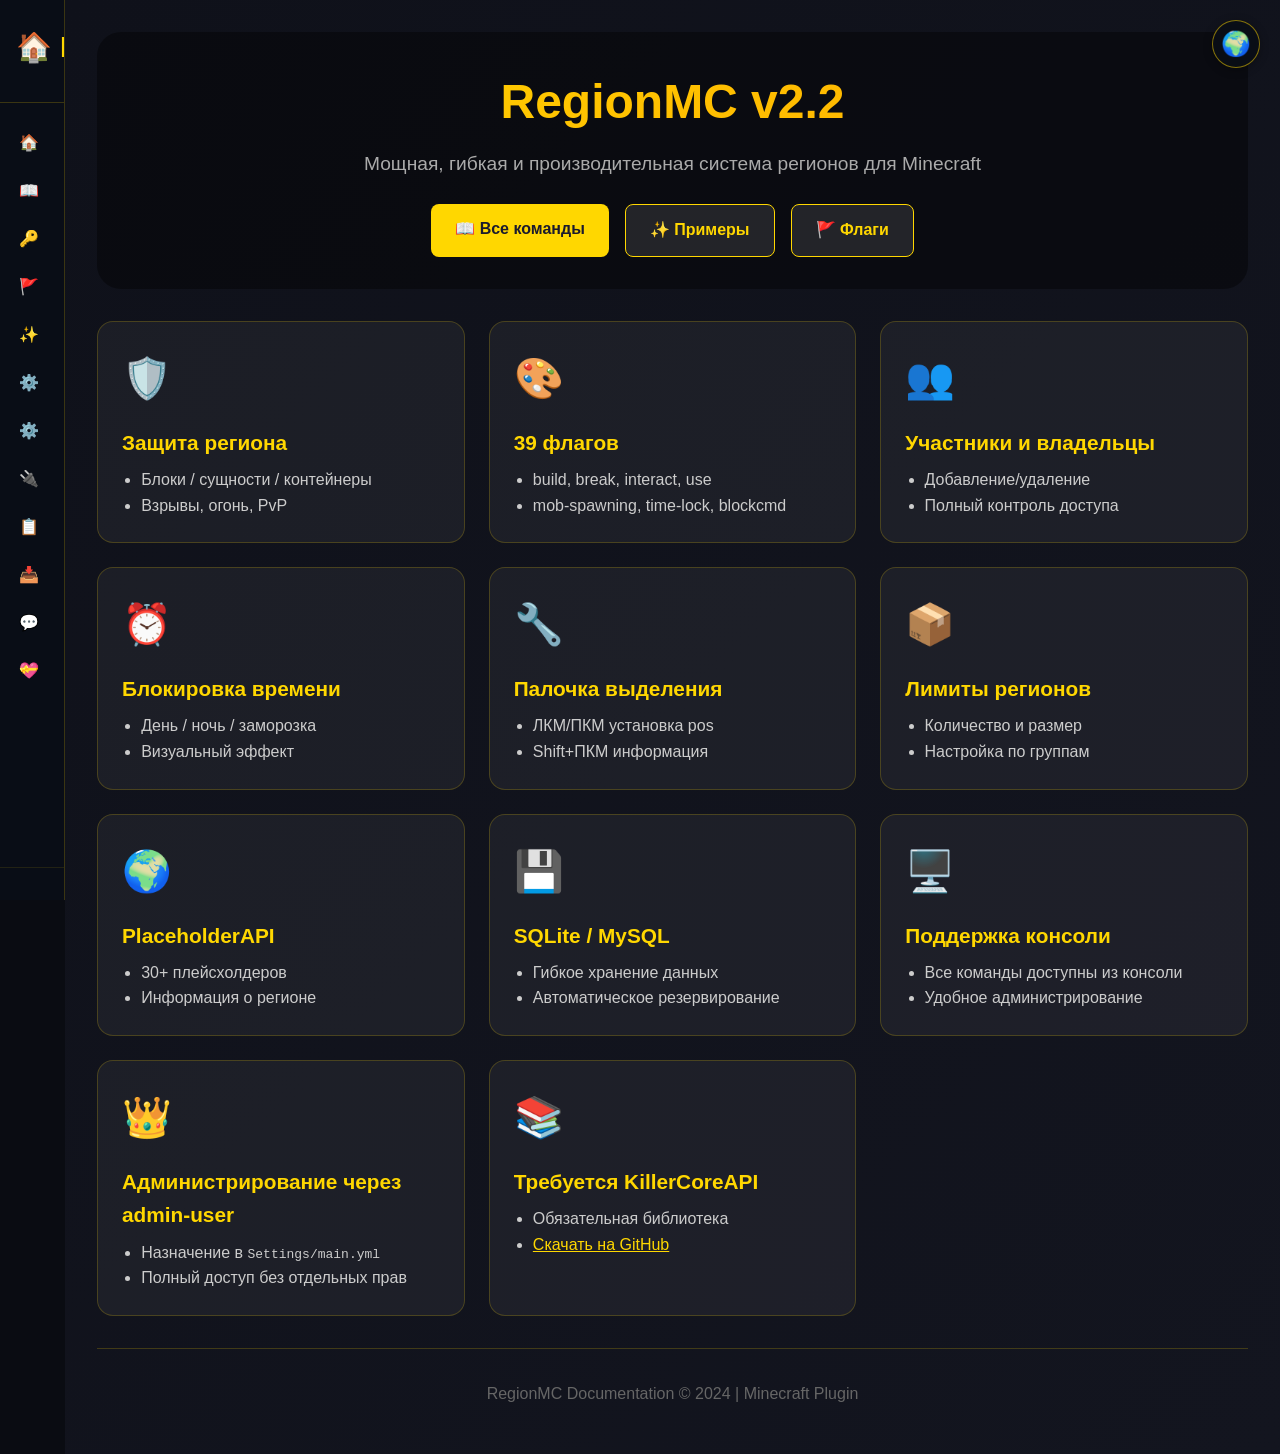
<file: index.html>
<!DOCTYPE html>
<!-- ============================================================ -->
<!-- RegionMC Documentation - Главная страница                     -->
<!-- Версия: 2.2 - Полная документация                            -->
<!-- ============================================================ -->
<html lang="ru">
<head>
    <meta charset="UTF-8">
    <meta name="viewport" content="width=device-width, initial-scale=1.0, user-scalable=yes">
    <title>RegionMC | Продвинутая система регионов</title>
    <link rel="icon" type="image/png" href="icon.png">
    <meta name="robots" content="noindex, nofollow">
    <meta http-equiv="Cache-Control" content="no-cache, no-store, must-revalidate">
    <link rel="stylesheet" href="ui/css/style.css">
</head>
<body>

<!-- ============================================================ -->
<!-- ПЕРЕКЛЮЧАТЕЛЬ ЯЗЫКА                                           -->
<!-- ============================================================ -->
<div class="language-switcher">
    <div class="lang-btn">🌍</div>
    <div class="lang-dropdown">
        <a href="#" data-lang="ru" class="active-lang">🇷🇺 Русский</a>
        <a href="#" data-lang="en">🇬🇧 English</a>
    </div>
</div>

<!-- ============================================================ -->
<!-- ОСНОВНОЙ КОНТЕЙНЕР                                           -->
<!-- ============================================================ -->
<div class="wiki-wrapper">
    
    <!-- ==================== САЙДБАР ==================== -->
    <aside class="sidebar">
        <div class="sidebar-header">
            <a href="index.html" class="sidebar-logo">🏠 RegionMC</a>
            <div class="sidebar-version">v2.2</div>
        </div>
        <nav class="sidebar-nav">
            <ul>
                <li><a href="index.html">🏠 <span>Главная</span></a></li>
                <li><a href="main/commands.html">📖 <span>Команды</span></a></li>
                <li><a href="main/permissions.html">🔑 <span>Права</span></a></li>
                <li><a href="main/flags.html">🚩 <span>Флаги</span></a></li>
                <li><a href="main/examples.html">✨ <span>Примеры</span></a></li>
                <li><a href="main/features.html">⚙️ <span>Возможности</span></a></li>
                <li><a href="main/configuration.html">⚙️ <span>Конфигурация</span></a></li>
                <li><a href="main/placeholder.html">🔌 <span>PlaceholderAPI</span></a></li>
                <li><a href="main/changelog.html">📋 <span>История</span></a></li>
                <li><a href="main/downloads.html">📥 <span>Скачать</span></a></li>
                <li><a href="main/social.html">💬 <span>Соцсети</span></a></li>
                <li><a href="main/donate.html">💝 <span>Поддержать</span></a></li>
            </ul>
        </nav>
        <div class="sidebar-footer">
            <p>© 2024 RegionMC</p>
        </div>
    </aside>
    
    <!-- ==================== ОСНОВНОЕ СОДЕРЖИМОЕ ==================== -->
    <main class="wiki-content">
        
        <!-- ==================== HERO-СЕКЦИЯ ==================== -->
        <section class="hero">
            <h1>RegionMC <span class="version">v2.2</span></h1>
            <p class="tagline">Мощная, гибкая и производительная система регионов для Minecraft</p>
            <div class="hero-buttons">
                <a href="main/commands.html" class="btn btn-primary">📖 Все команды</a>
                <a href="main/examples.html" class="btn btn-secondary">✨ Примеры</a>
                <a href="main/flags.html" class="btn btn-secondary">🚩 Флаги</a>
            </div>
        </section>
        
        <!-- ==================== СЕТКА ВОЗМОЖНОСТЕЙ ==================== -->
        <div class="features-grid">
            <div class="feature-card">
                <div class="feature-icon">🛡️</div>
                <h3>Защита региона</h3>
                <ul><li>Блоки / сущности / контейнеры</li><li>Взрывы, огонь, PvP</li></ul>
            </div>
            <div class="feature-card">
                <div class="feature-icon">🎨</div>
                <h3>39 флагов</h3>
                <ul><li>build, break, interact, use</li><li>mob-spawning, time-lock, blockcmd</li></ul>
            </div>
            <div class="feature-card">
                <div class="feature-icon">👥</div>
                <h3>Участники и владельцы</h3>
                <ul><li>Добавление/удаление</li><li>Полный контроль доступа</li></ul>
            </div>
            <div class="feature-card">
                <div class="feature-icon">⏰</div>
                <h3>Блокировка времени</h3>
                <ul><li>День / ночь / заморозка</li><li>Визуальный эффект</li></ul>
            </div>
            <div class="feature-card">
                <div class="feature-icon">🔧</div>
                <h3>Палочка выделения</h3>
                <ul><li>ЛКМ/ПКМ установка pos</li><li>Shift+ПКМ информация</li></ul>
            </div>
            <div class="feature-card">
                <div class="feature-icon">📦</div>
                <h3>Лимиты регионов</h3>
                <ul><li>Количество и размер</li><li>Настройка по группам</li></ul>
            </div>
            <div class="feature-card">
                <div class="feature-icon">🌍</div>
                <h3>PlaceholderAPI</h3>
                <ul><li>30+ плейсхолдеров</li><li>Информация о регионе</li></ul>
            </div>
            <div class="feature-card">
                <div class="feature-icon">💾</div>
                <h3>SQLite / MySQL</h3>
                <ul><li>Гибкое хранение данных</li><li>Автоматическое резервирование</li></ul>
            </div>
            <div class="feature-card">
                <div class="feature-icon">🖥️</div>
                <h3>Поддержка консоли</h3>
                <ul><li>Все команды доступны из консоли</li><li>Удобное администрирование</li></ul>
            </div>
            <div class="feature-card">
                <div class="feature-icon">👑</div>
                <h3>Администрирование через admin-user</h3>
                <ul><li>Назначение в <code>Settings/main.yml</code></li><li>Полный доступ без отдельных прав</li></ul>
            </div>
            <div class="feature-card">
                <div class="feature-icon">📚</div>
                <h3>Требуется KillerCoreAPI</h3>
                <ul>
                    <li>Обязательная библиотека</li>
                    <li><a href="https://github.com/livxbox5/KillerCoreAPI" target="_blank" style="color:#ffd700;">Скачать на GitHub</a></li>
                </ul>
            </div>
        </div>
        
        <!-- ==================== ФУТЕР ==================== -->
        <div class="wiki-footer">
            <p>RegionMC Documentation © 2024 | Minecraft Plugin</p>
        </div>
    </main>
</div>

<script src="ui/js/main.js"></script>
</body>
</html>
</file>
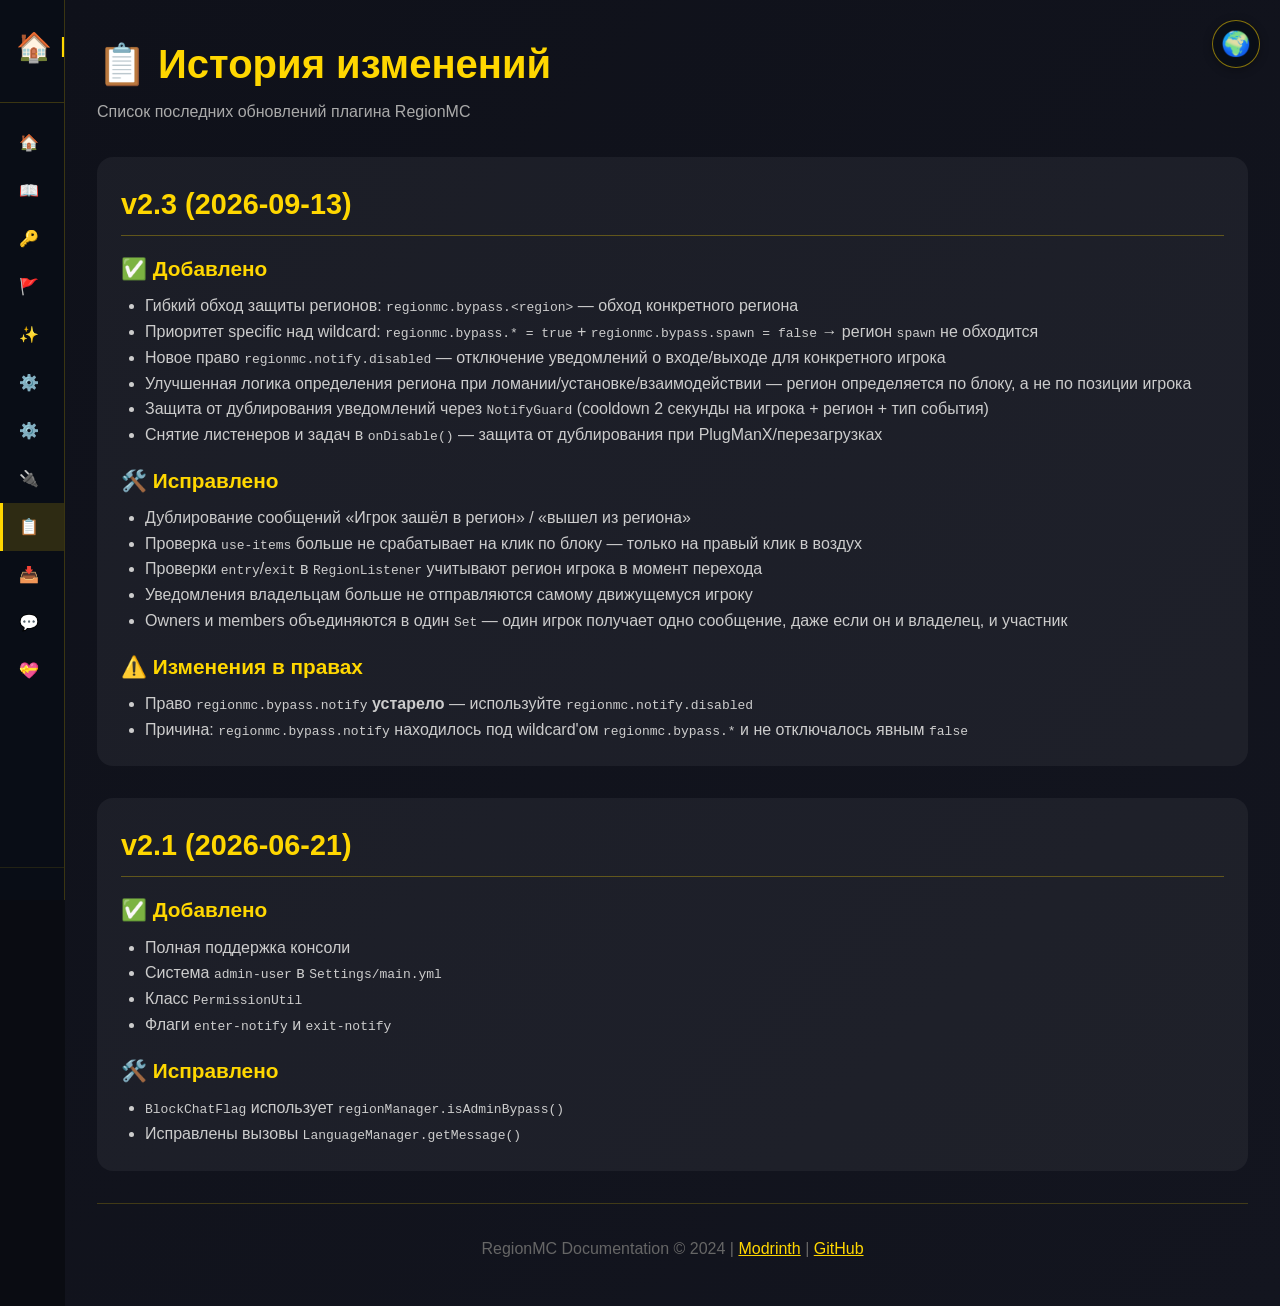
<file: main/changelog.html>
<!DOCTYPE html>
<html lang="ru">
<head>
    <meta charset="UTF-8">
    <title>История изменений RegionMC</title>
    <link rel="stylesheet" href="../ui/css/style.css">
    <link rel="icon" type="image/png" href="../icon.png">
    <meta name="viewport" content="width=device-width, initial-scale=1.0, user-scalable=yes">
    <meta name="robots" content="noindex, nofollow">
</head>
<body>

<div class="language-switcher">
    <div class="lang-btn">🌍</div>
    <div class="lang-dropdown">
        <a href="#" data-lang="ru" class="active-lang">🇷🇺 Русский</a>
        <a href="#" data-lang="en">🇬🇧 English</a>
    </div>
</div>

<div class="wiki-wrapper">
    <aside class="sidebar">
        <div class="sidebar-header">
            <a href="../index.html" class="sidebar-logo">🏠 RegionMC</a>
            <div class="sidebar-version">v2.2</div>
        </div>
        <nav class="sidebar-nav">
            <ul>
                <li><a href="../index.html">🏠 <span>Главная</span></a></li>
                <li><a href="commands.html">📖 <span>Команды</span></a></li>
                <li><a href="permissions.html">🔑 <span>Права</span></a></li>
                <li><a href="flags.html">🚩 <span>Флаги</span></a></li>
                <li><a href="examples.html">✨ <span>Примеры</span></a></li>
                <li><a href="features.html">⚙️ <span>Возможности</span></a></li>
                <li><a href="configuration.html">⚙️ <span>Конфигурация</span></a></li>
                <li><a href="placeholder.html">🔌 <span>PlaceholderAPI</span></a></li>
                <li><a href="changelog.html" class="active">📋 <span>История</span></a></li>
                <li><a href="downloads.html">📥 <span>Скачать</span></a></li>
                <li><a href="social.html">💬 <span>Соцсети</span></a></li>
                <li><a href="donate.html">💝 <span>Поддержать</span></a></li>
            </ul>
        </nav>
        <div class="sidebar-footer">
            <p>© 2024 RegionMC</p>
        </div>
    </aside>
    
    <main class="wiki-content">
        <div class="page-header">
            <h1>📋 История изменений</h1>
            <p>Список последних обновлений плагина RegionMC</p>
        </div>

        <div class="section-card">
            <h2>v2.3 (2026-09-13)</h2>
            <h3>✅ Добавлено</h3>
            <ul style="color: #ccc; margin-left: 1.5rem;">
                <li>Гибкий обход защиты регионов: <code>regionmc.bypass.&lt;region&gt;</code> — обход конкретного региона</li>
                <li>Приоритет specific над wildcard: <code>regionmc.bypass.* = true</code> + <code>regionmc.bypass.spawn = false</code> → регион <code>spawn</code> не обходится</li>
                <li>Новое право <code>regionmc.notify.disabled</code> — отключение уведомлений о входе/выходе для конкретного игрока</li>
                <li>Улучшенная логика определения региона при ломании/установке/взаимодействии — регион определяется по блоку, а не по позиции игрока</li>
                <li>Защита от дублирования уведомлений через <code>NotifyGuard</code> (cooldown 2 секунды на игрока + регион + тип события)</li>
                <li>Снятие листенеров и задач в <code>onDisable()</code> — защита от дублирования при PlugManX/перезагрузках</li>
            </ul>
            <h3>🛠️ Исправлено</h3>
            <ul style="color: #ccc; margin-left: 1.5rem;">
                <li>Дублирование сообщений «Игрок зашёл в регион» / «вышел из региона»</li>
                <li>Проверка <code>use-items</code> больше не срабатывает на клик по блоку — только на правый клик в воздух</li>
                <li>Проверки <code>entry</code>/<code>exit</code> в <code>RegionListener</code> учитывают регион игрока в момент перехода</li>
                <li>Уведомления владельцам больше не отправляются самому движущемуся игроку</li>
                <li>Owners и members объединяются в один <code>Set</code> — один игрок получает одно сообщение, даже если он и владелец, и участник</li>
            </ul>
            <h3>⚠️ Изменения в правах</h3>
            <ul style="color: #ccc; margin-left: 1.5rem;">
                <li>Право <code>regionmc.bypass.notify</code> <strong>устарело</strong> — используйте <code>regionmc.notify.disabled</code></li>
                <li>Причина: <code>regionmc.bypass.notify</code> находилось под wildcard'ом <code>regionmc.bypass.*</code> и не отключалось явным <code>false</code></li>
            </ul>
        </div>

        <div class="section-card">
            <h2>v2.1 (2026-06-21)</h2>
            <h3>✅ Добавлено</h3>
            <ul style="color: #ccc; margin-left: 1.5rem;">
                <li>Полная поддержка консоли</li>
                <li>Система <code>admin-user</code> в <code>Settings/main.yml</code></li>
                <li>Класс <code>PermissionUtil</code></li>
                <li>Флаги <code>enter-notify</code> и <code>exit-notify</code></li>
            </ul>
            <h3>🛠️ Исправлено</h3>
            <ul style="color: #ccc; margin-left: 1.5rem;">
                <li><code>BlockChatFlag</code> использует <code>regionManager.isAdminBypass()</code></li>
                <li>Исправлены вызовы <code>LanguageManager.getMessage()</code></li>
            </ul>
        </div>

        <div class="wiki-footer">
            <p>RegionMC Documentation © 2024 | <a href="https://modrinth.com/plugin/regionmc" style="color:#ffd700;">Modrinth</a> | <a href="https://github.com/KillerYT/RegionMC" style="color:#ffd700;">GitHub</a></p>
        </div>
    </main>
</div>

<script src="../ui/js/main.js"></script>
</body>
</html>
</file>
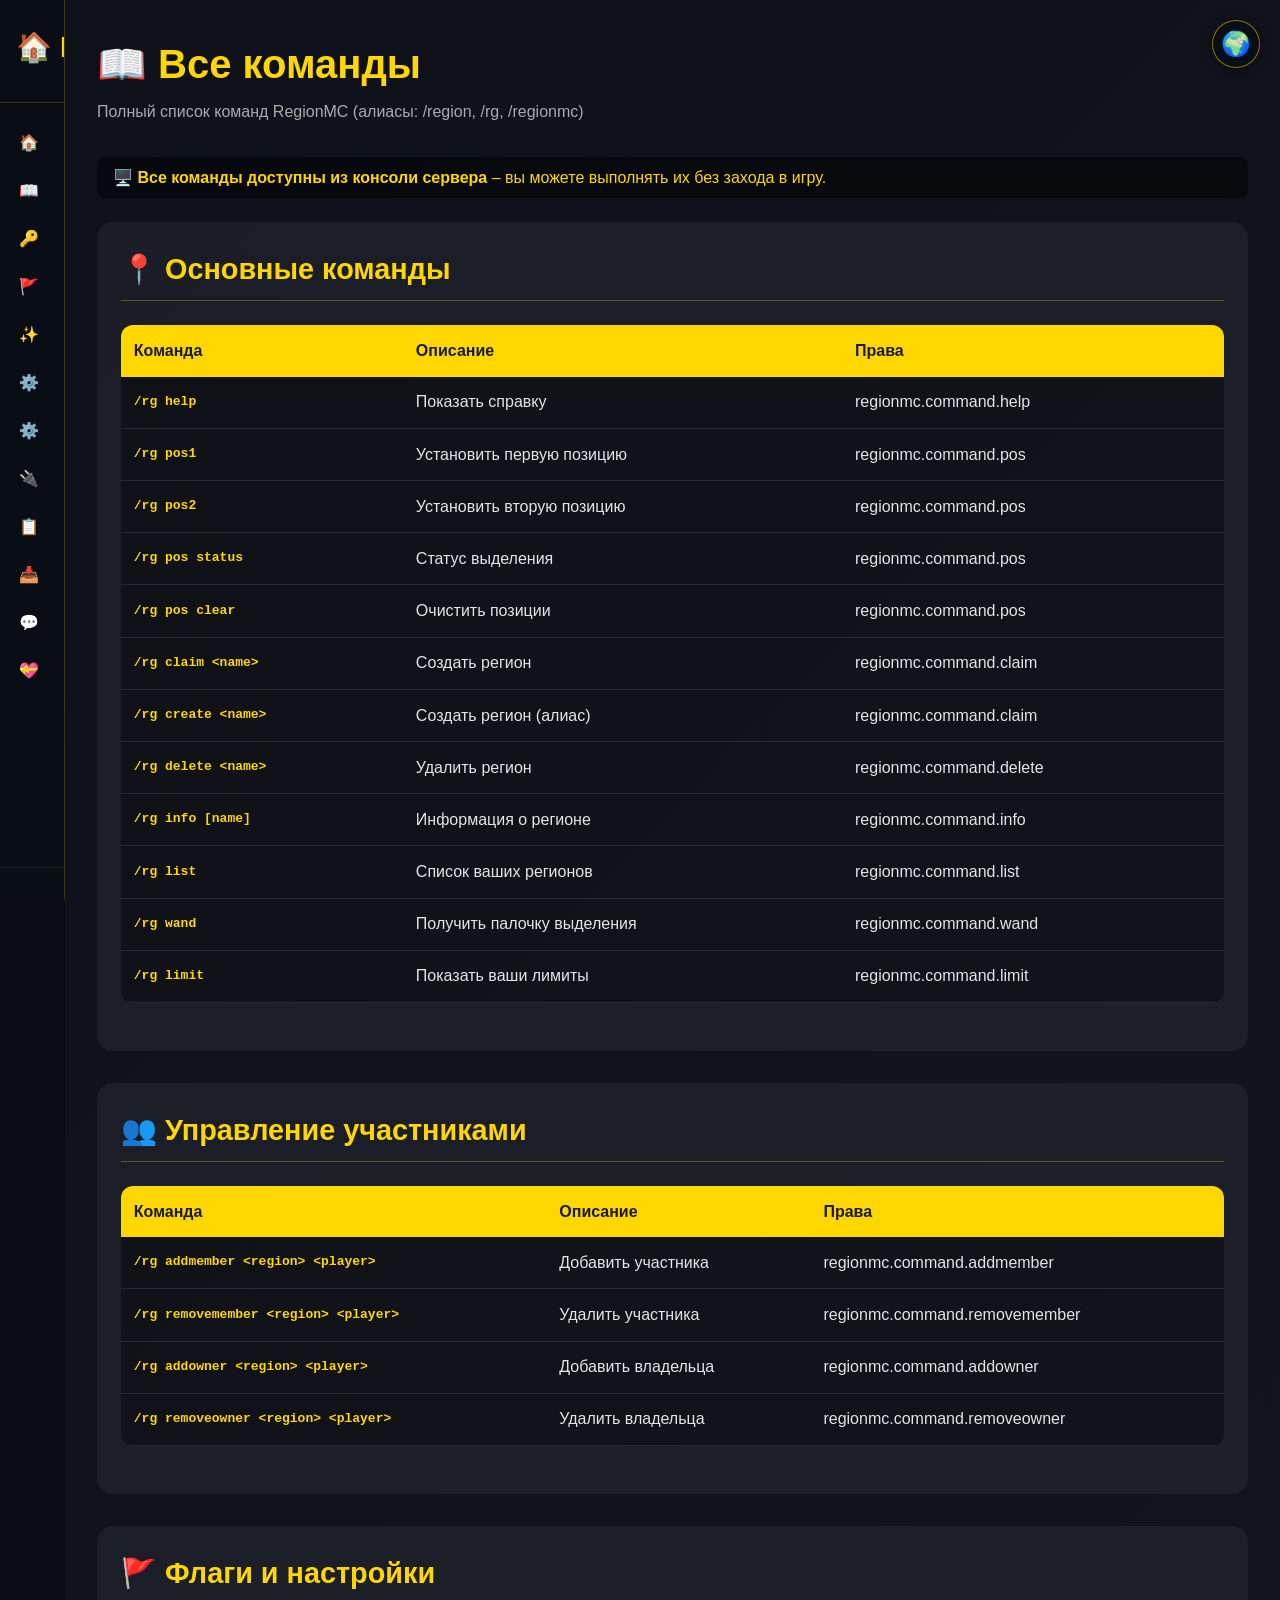
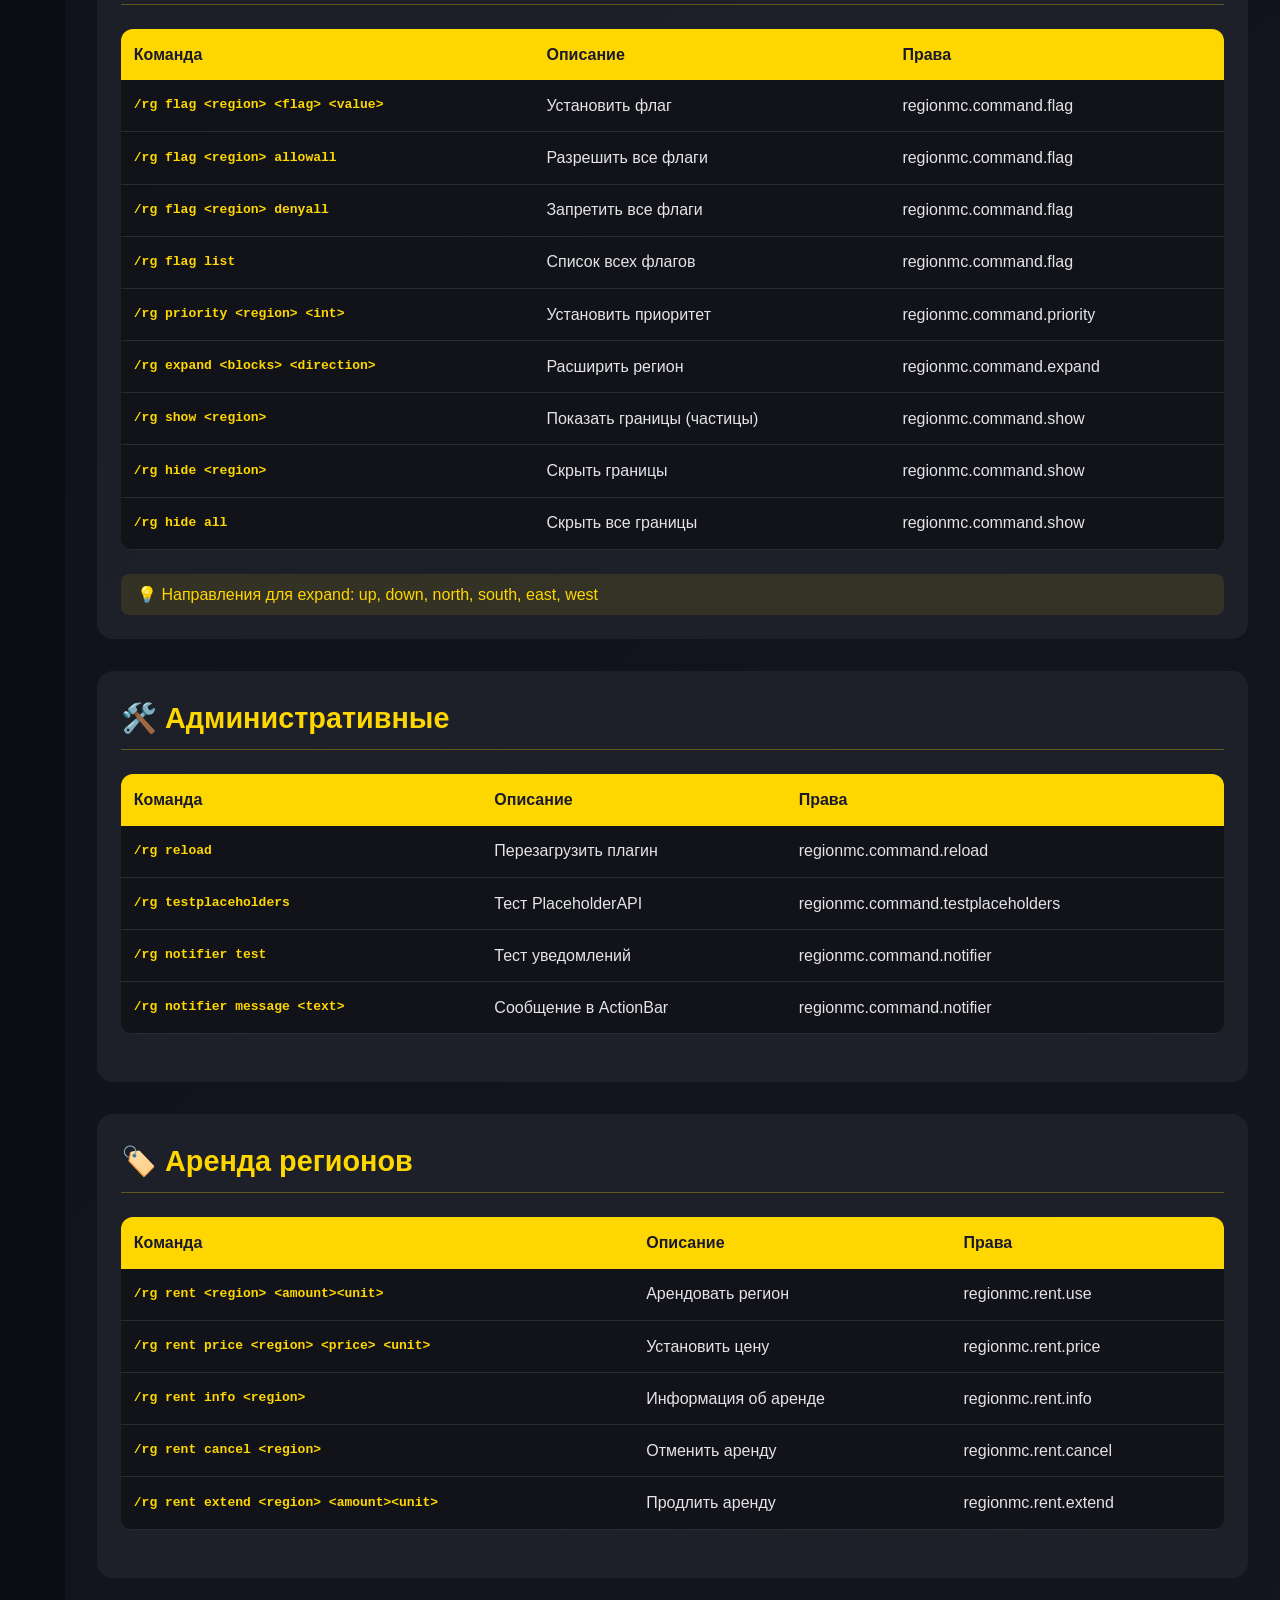
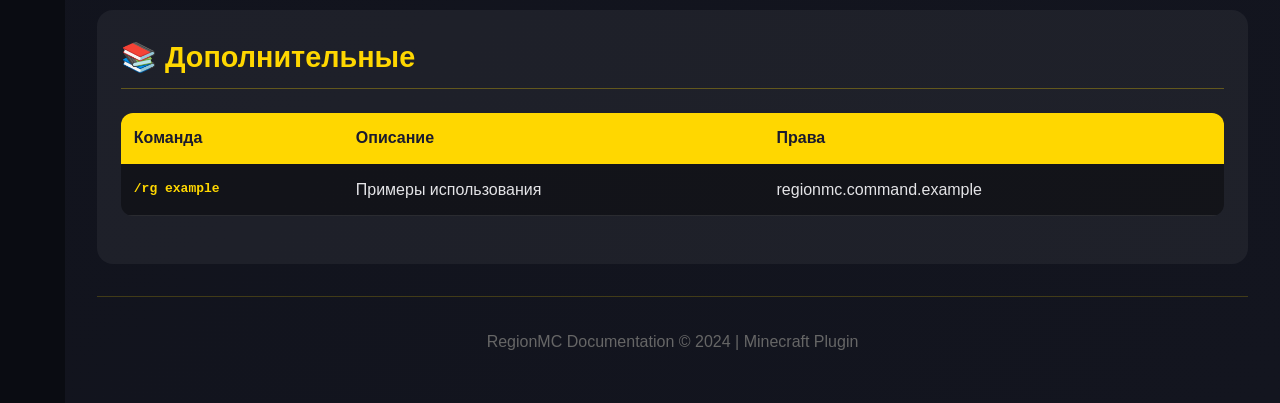
<file: main/commands.html>
<!DOCTYPE html>
<html lang="ru">
<head>
    <meta charset="UTF-8">
    <title>Команды RegionMC</title>
    <link rel="stylesheet" href="../ui/css/style.css">
    <link rel="icon" type="image/png" href="../icon.png">
    <meta name="viewport" content="width=device-width, initial-scale=1.0, user-scalable=yes">
    <meta name="robots" content="noindex, nofollow">
</head>
<body>

<div class="language-switcher">
    <div class="lang-btn">🌍</div>
    <div class="lang-dropdown">
        <a href="#" data-lang="ru" class="active-lang">🇷🇺 Русский</a>
        <a href="#" data-lang="en">🇬🇧 English</a>
    </div>
</div>

<div class="wiki-wrapper">
    <aside class="sidebar">
        <div class="sidebar-header">
            <a href="../index.html" class="sidebar-logo">🏠 RegionMC</a>
            <div class="sidebar-version">v2.1</div>
        </div>
        <nav class="sidebar-nav">
            <ul>
                <li><a href="../index.html">🏠 <span>Главная</span></a></li>
                <li><a href="commands.html">📖 <span>Команды</span></a></li>
                <li><a href="permissions.html">🔑 <span>Права</span></a></li>
                <li><a href="flags.html">🚩 <span>Флаги</span></a></li>
                <li><a href="examples.html">✨ <span>Примеры</span></a></li>
                <li><a href="features.html">⚙️ <span>Возможности</span></a></li>
                <li><a href="configuration.html">⚙️ <span>Конфигурация</span></a></li>
                <li><a href="placeholder.html">🔌 <span>PlaceholderAPI</span></a></li>
                <li><a href="changelog.html">📋 <span>История</span></a></li>
                <li><a href="downloads.html">📥 <span>Скачать</span></a></li>
                <li><a href="social.html">💬 <span>Соцсети</span></a></li>
                <li><a href="donate.html">💝 <span>Поддержать</span></a></li>
            </ul>
        </nav>
        <div class="sidebar-footer">
            <p>© 2024 RegionMC</p>
        </div>
    </aside>
    
    <main class="wiki-content">
        <div class="page-header">
            <h1>📖 Все команды</h1>
            <p>Полный список команд RegionMC (алиасы: /region, /rg, /regionmc)</p>
        </div>

        <div class="tip" style="background: rgba(0,0,0,0.5); margin-bottom: 1.5rem;">
            🖥️ <strong>Все команды доступны из консоли сервера</strong> – вы можете выполнять их без захода в игру.
        </div>
        
        <!-- ==================== ОСНОВНЫЕ КОМАНДЫ ==================== -->
        <div class="section-card">
            <h2>📍 Основные команды</h2>
            <table class="data-table">
                <thead><tr><th>Команда</th><th>Описание</th><th>Права</th></tr></thead>
                <tbody>
                    <tr><td class="command-name">/rg help</td><td>Показать справку</td><td>regionmc.command.help</td></tr>
                    <tr><td class="command-name">/rg pos1</td><td>Установить первую позицию</td><td>regionmc.command.pos</td></tr>
                    <tr><td class="command-name">/rg pos2</td><td>Установить вторую позицию</td><td>regionmc.command.pos</td></tr>
                    <tr><td class="command-name">/rg pos status</td><td>Статус выделения</td><td>regionmc.command.pos</td></tr>
                    <tr><td class="command-name">/rg pos clear</td><td>Очистить позиции</td><td>regionmc.command.pos</td></tr>
                    <tr><td class="command-name">/rg claim &lt;name&gt;</td><td>Создать регион</td><td>regionmc.command.claim</td></tr>
                    <tr><td class="command-name">/rg create &lt;name&gt;</td><td>Создать регион (алиас)</td><td>regionmc.command.claim</td></tr>
                    <tr><td class="command-name">/rg delete &lt;name&gt;</td><td>Удалить регион</td><td>regionmc.command.delete</td></tr>
                    <tr><td class="command-name">/rg info [name]</td><td>Информация о регионе</td><td>regionmc.command.info</td></tr>
                    <tr><td class="command-name">/rg list</td><td>Список ваших регионов</td><td>regionmc.command.list</td></tr>
                    <tr><td class="command-name">/rg wand</td><td>Получить палочку выделения</td><td>regionmc.command.wand</td></tr>
                    <tr><td class="command-name">/rg limit</td><td>Показать ваши лимиты</td><td>regionmc.command.limit</td></tr>
                </tbody>
            </table>
        </div>
        
        <!-- ==================== УПРАВЛЕНИЕ УЧАСТНИКАМИ ==================== -->
        <div class="section-card">
            <h2>👥 Управление участниками</h2>
            <table class="data-table">
                <thead><tr><th>Команда</th><th>Описание</th><th>Права</th></tr></thead>
                <tbody>
                    <tr><td class="command-name">/rg addmember &lt;region&gt; &lt;player&gt;</td><td>Добавить участника</td><td>regionmc.command.addmember</td></tr>
                    <tr><td class="command-name">/rg removemember &lt;region&gt; &lt;player&gt;</td><td>Удалить участника</td><td>regionmc.command.removemember</td></tr>
                    <tr><td class="command-name">/rg addowner &lt;region&gt; &lt;player&gt;</td><td>Добавить владельца</td><td>regionmc.command.addowner</td></tr>
                    <tr><td class="command-name">/rg removeowner &lt;region&gt; &lt;player&gt;</td><td>Удалить владельца</td><td>regionmc.command.removeowner</td></tr>
                </tbody>
            </table>
        </div>
        
        <!-- ==================== ФЛАГИ И НАСТРОЙКИ ==================== -->
        <div class="section-card">
            <h2>🚩 Флаги и настройки</h2>
            <table class="data-table">
                <thead><tr><th>Команда</th><th>Описание</th><th>Права</th></tr></thead>
                <tbody>
                    <tr><td class="command-name">/rg flag &lt;region&gt; &lt;flag&gt; &lt;value&gt;</td><td>Установить флаг</td><td>regionmc.command.flag</td></tr>
                    <tr><td class="command-name">/rg flag &lt;region&gt; allowall</td><td>Разрешить все флаги</td><td>regionmc.command.flag</td></tr>
                    <tr><td class="command-name">/rg flag &lt;region&gt; denyall</td><td>Запретить все флаги</td><td>regionmc.command.flag</td></tr>
                    <tr><td class="command-name">/rg flag list</td><td>Список всех флагов</td><td>regionmc.command.flag</td></tr>
                    <tr><td class="command-name">/rg priority &lt;region&gt; &lt;int&gt;</td><td>Установить приоритет</td><td>regionmc.command.priority</td></tr>
                    <tr><td class="command-name">/rg expand &lt;blocks&gt; &lt;direction&gt;</td><td>Расширить регион</td><td>regionmc.command.expand</td></tr>
                    <tr><td class="command-name">/rg show &lt;region&gt;</td><td>Показать границы (частицы)</td><td>regionmc.command.show</td></tr>
                    <tr><td class="command-name">/rg hide &lt;region&gt;</td><td>Скрыть границы</td><td>regionmc.command.show</td></tr>
                    <tr><td class="command-name">/rg hide all</td><td>Скрыть все границы</td><td>regionmc.command.show</td></tr>
                </tbody>
            </table>
            <div class="tip">💡 Направления для expand: up, down, north, south, east, west</div>
        </div>
        
        <!-- ==================== АДМИНИСТРАТИВНЫЕ ==================== -->
        <div class="section-card">
            <h2>🛠️ Административные</h2>
            <table class="data-table">
                <thead><tr><th>Команда</th><th>Описание</th><th>Права</th></tr></thead>
                <tbody>
                    <tr><td class="command-name">/rg reload</td><td>Перезагрузить плагин</td><td>regionmc.command.reload</td></tr>
                    <tr><td class="command-name">/rg testplaceholders</td><td>Тест PlaceholderAPI</td><td>regionmc.command.testplaceholders</td></tr>
                    <tr><td class="command-name">/rg notifier test</td><td>Тест уведомлений</td><td>regionmc.command.notifier</td></tr>
                    <tr><td class="command-name">/rg notifier message &lt;text&gt;</td><td>Сообщение в ActionBar</td><td>regionmc.command.notifier</td></tr>
                </tbody>
            </table>
        </div>

        <div class="section-card">
            <h2>🏷️ Аренда регионов</h2>
            <table class="data-table">
                <thead><tr><th>Команда</th><th>Описание</th><th>Права</th></tr></thead>
                <tbody>
                    <tr><td class="command-name">/rg rent &lt;region&gt; &lt;amount&gt;&lt;unit&gt;</td><td>Арендовать регион</td><td>regionmc.rent.use</td></tr>
                    <tr><td class="command-name">/rg rent price &lt;region&gt; &lt;price&gt; &lt;unit&gt;</td><td>Установить цену</td><td>regionmc.rent.price</td></tr>
                    <tr><td class="command-name">/rg rent info &lt;region&gt;</td><td>Информация об аренде</td><td>regionmc.rent.info</td></tr>
                    <tr><td class="command-name">/rg rent cancel &lt;region&gt;</td><td>Отменить аренду</td><td>regionmc.rent.cancel</td></tr>
                    <tr><td class="command-name">/rg rent extend &lt;region&gt; &lt;amount&gt;&lt;unit&gt;</td><td>Продлить аренду</td><td>regionmc.rent.extend</td></tr>
                </tbody>
            </table>
        </div>
        
        <!-- ==================== ДОПОЛНИТЕЛЬНЫЕ ==================== -->
        <div class="section-card">
            <h2>📚 Дополнительные</h2>
            <table class="data-table">
                <thead><tr><th>Команда</th><th>Описание</th><th>Права</th></tr></thead>
                <tbody>
                    <tr><td class="command-name">/rg example</td><td>Примеры использования</td><td>regionmc.command.example</td></tr>
                </tbody>
            </table>
        </div>
        
        <div class="wiki-footer">
            <p>RegionMC Documentation © 2024 | Minecraft Plugin</p>
        </div>
    </main>
</div>

<script src="../ui/js/main.js"></script>
</body>
</html>
</file>
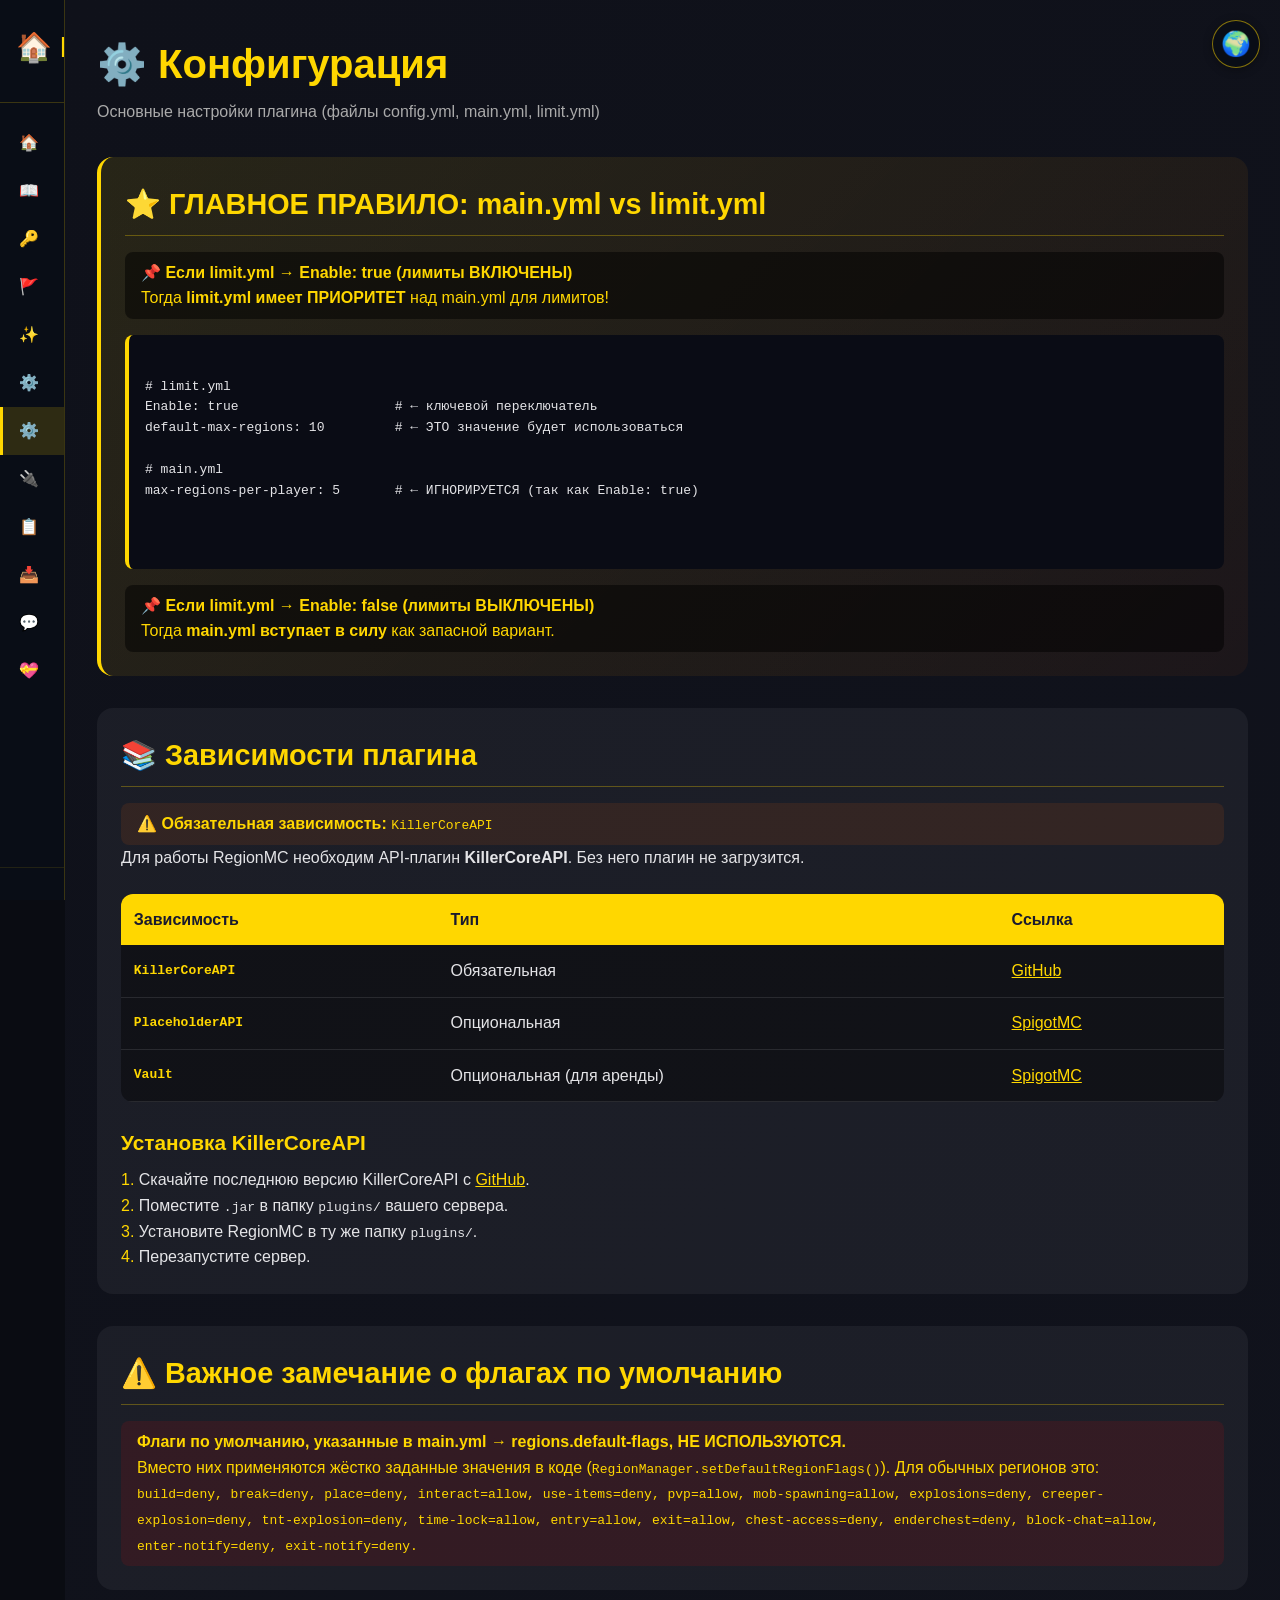
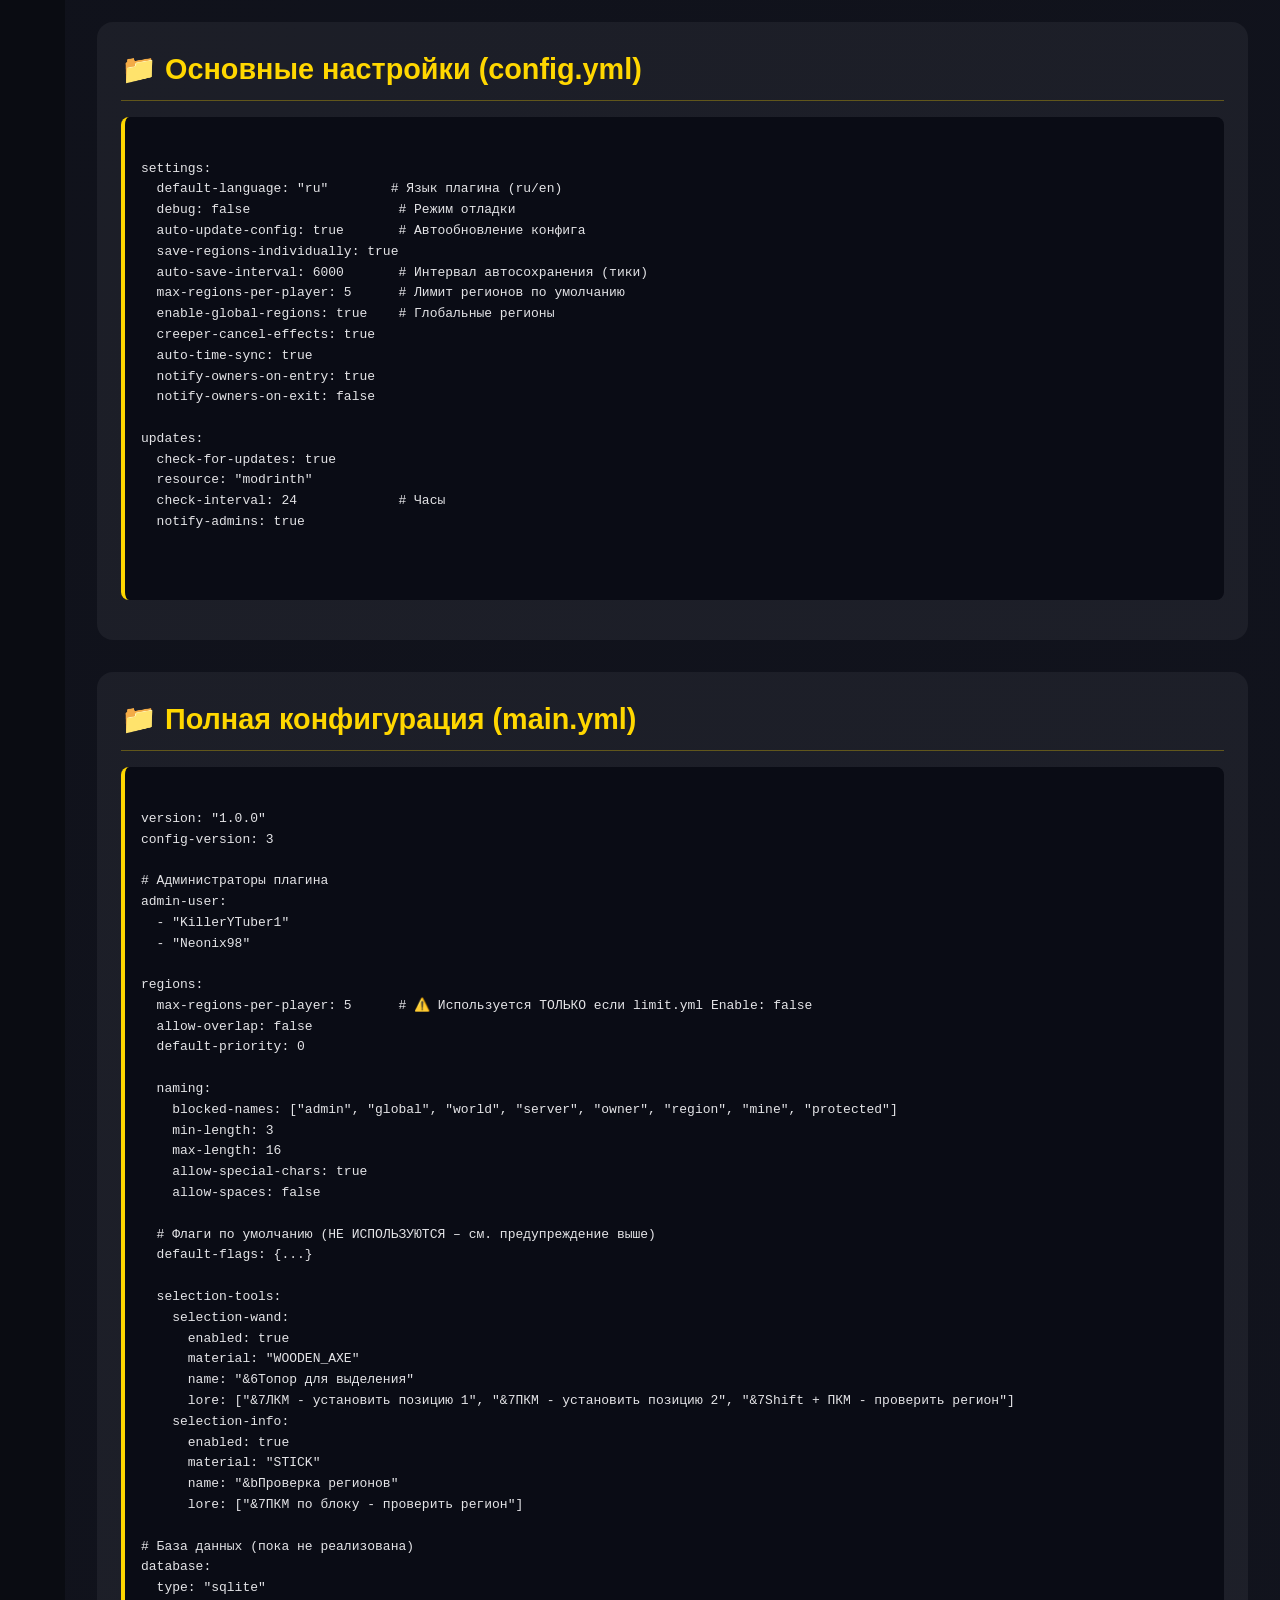
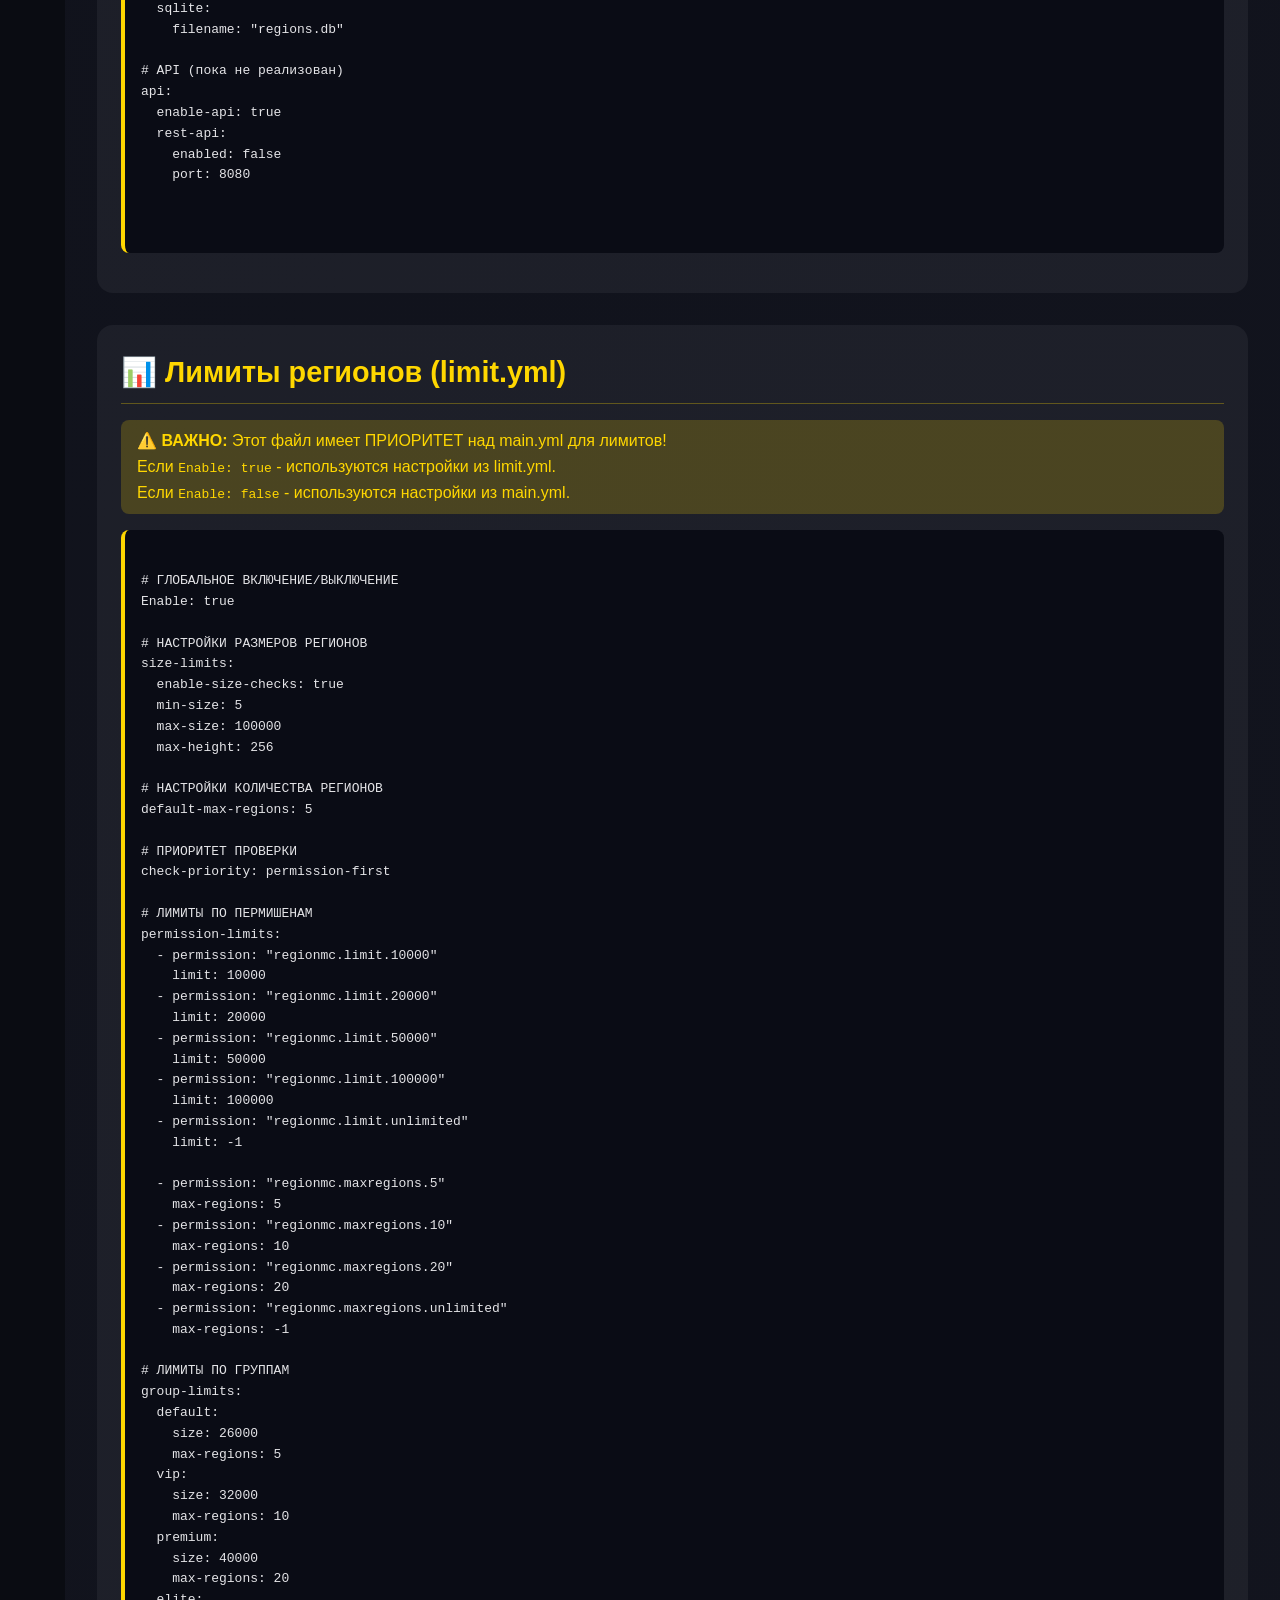
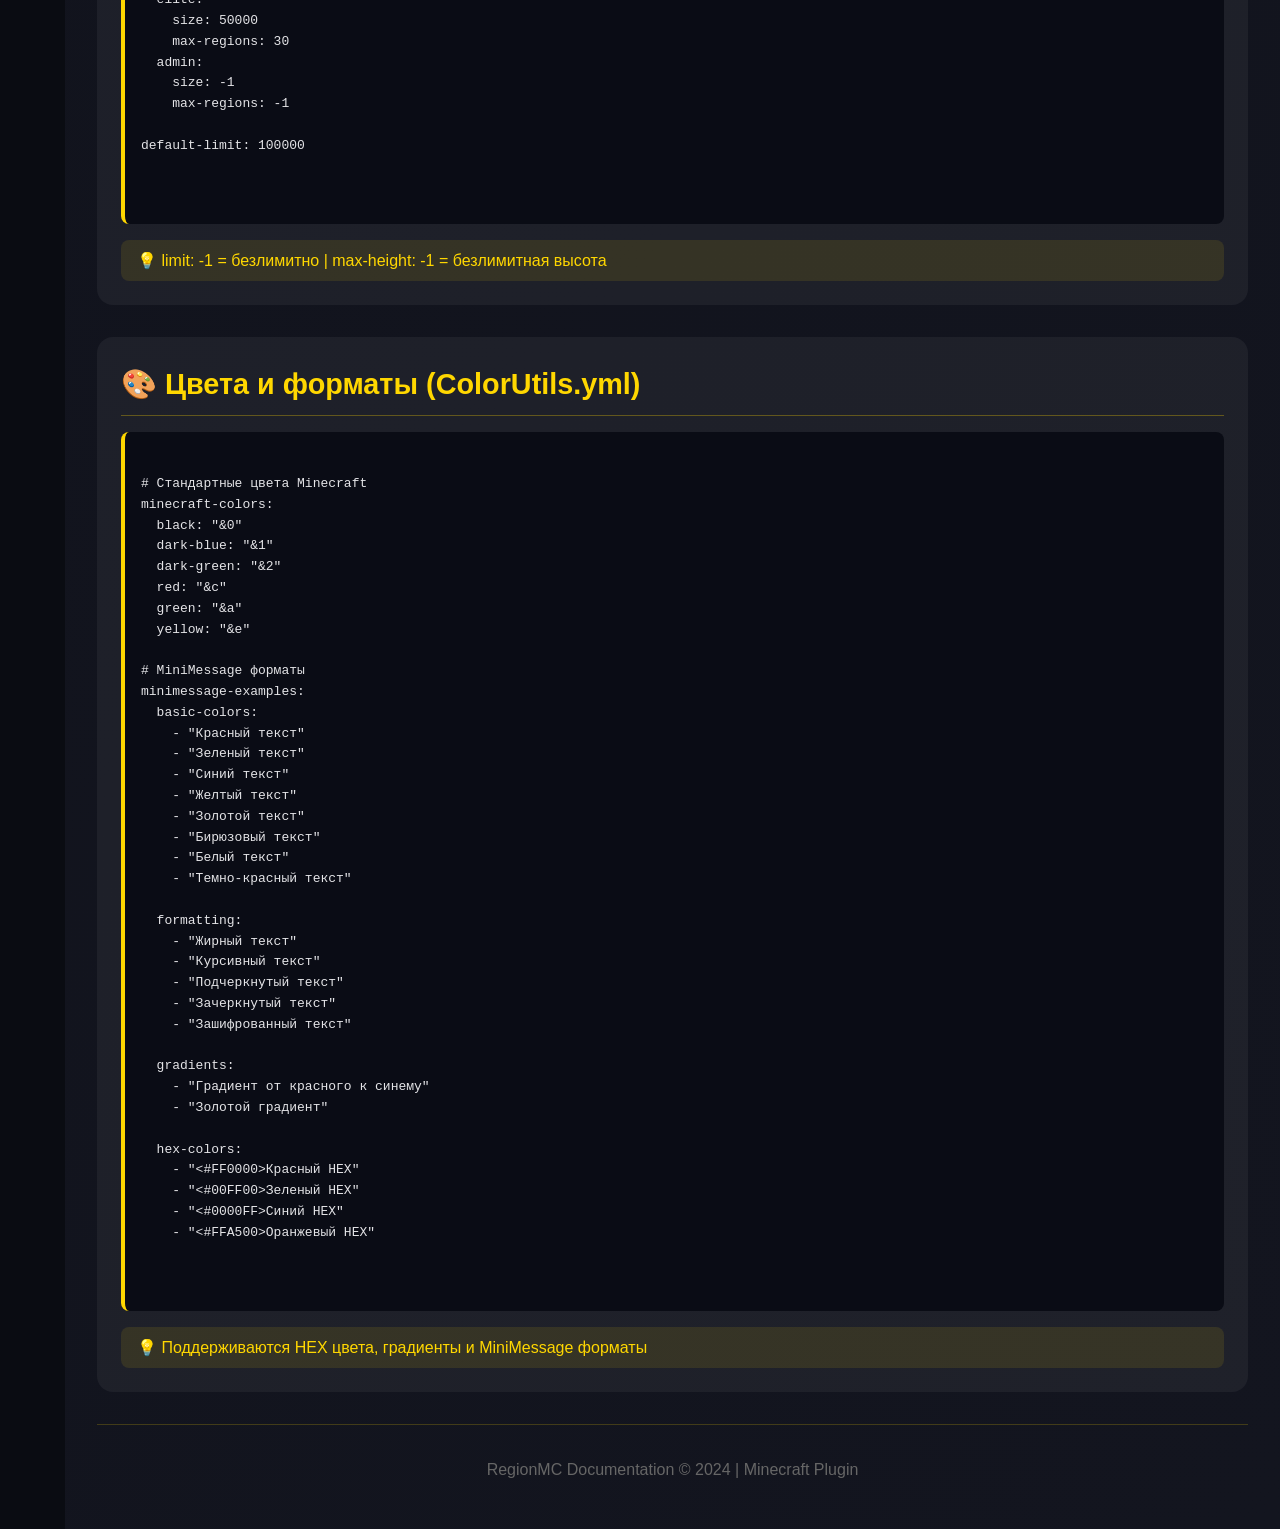
<file: main/configuration.html>
<!DOCTYPE html>
<html lang="ru">
<head>
    <meta charset="UTF-8">
    <title>Конфигурация RegionMC</title>
    <link rel="stylesheet" href="../ui/css/style.css">
    <link rel="icon" type="image/png" href="../icon.png">
    <meta name="viewport" content="width=device-width, initial-scale=1.0, user-scalable=yes">
    <meta name="robots" content="noindex, nofollow">
</head>
<body>

<div class="language-switcher">
    <div class="lang-btn">🌍</div>
    <div class="lang-dropdown">
        <a href="#" data-lang="ru" class="active-lang">🇷🇺 Русский</a>
        <a href="#" data-lang="en">🇬🇧 English</a>
    </div>
</div>

<div class="wiki-wrapper">
    <aside class="sidebar">
        <div class="sidebar-header">
            <a href="../index.html" class="sidebar-logo">🏠 RegionMC</a>
            <div class="sidebar-version">v2.2</div>
        </div>
        <nav class="sidebar-nav">
            <ul>
                <li><a href="../index.html">🏠 <span>Главная</span></a></li>
                <li><a href="commands.html">📖 <span>Команды</span></a></li>
                <li><a href="permissions.html">🔑 <span>Права</span></a></li>
                <li><a href="flags.html">🚩 <span>Флаги</span></a></li>
                <li><a href="examples.html">✨ <span>Примеры</span></a></li>
                <li><a href="features.html">⚙️ <span>Возможности</span></a></li>
                <li><a href="configuration.html" class="active">⚙️ <span>Конфигурация</span></a></li>
                <li><a href="placeholder.html">🔌 <span>PlaceholderAPI</span></a></li>
                <li><a href="changelog.html">📋 <span>История</span></a></li>
                <li><a href="downloads.html">📥 <span>Скачать</span></a></li>
                <li><a href="social.html">💬 <span>Соцсети</span></a></li>
                <li><a href="donate.html">💝 <span>Поддержать</span></a></li>
            </ul>
        </nav>
        <div class="sidebar-footer">
            <p>© 2024 RegionMC</p>
        </div>
    </aside>
    
    <main class="wiki-content">
        <div class="page-header">
            <h1>⚙️ Конфигурация</h1>
            <p>Основные настройки плагина (файлы config.yml, main.yml, limit.yml)</p>
        </div>

        <!-- ==================== ГЛАВНОЕ ПРАВИЛО ==================== -->
        <div class="section-card" style="background: linear-gradient(135deg, rgba(255,215,0,0.1), rgba(255,100,0,0.05)); border-left: 4px solid #ffd700;">
            <h2>⭐ ГЛАВНОЕ ПРАВИЛО: main.yml vs limit.yml</h2>
            
            <div class="tip" style="background: rgba(0,0,0,0.5);">
                <strong>📌 Если limit.yml → Enable: true (лимиты ВКЛЮЧЕНЫ)</strong><br>
                Тогда <strong style="color:#ffd700;">limit.yml имеет ПРИОРИТЕТ</strong> над main.yml для лимитов!
            </div>
            <div class="code-block">
<pre>
# limit.yml
Enable: true                    # ← ключевой переключатель
default-max-regions: 10         # ← ЭТО значение будет использоваться

# main.yml  
max-regions-per-player: 5       # ← ИГНОРИРУЕТСЯ (так как Enable: true)
</pre>
            </div>
            <div class="tip" style="background: rgba(0,0,0,0.5); margin-top: 15px;">
                <strong>📌 Если limit.yml → Enable: false (лимиты ВЫКЛЮЧЕНЫ)</strong><br>
                Тогда <strong style="color:#ffd700;">main.yml вступает в силу</strong> как запасной вариант.
            </div>
        </div>

        <!-- ==================== ЗАВИСИМОСТИ ==================== -->
        <div class="section-card">
            <h2>📚 Зависимости плагина</h2>
            <div class="tip" style="background: rgba(255,100,0,0.1); border-left-color:#ff7b00;">
                <strong>⚠️ Обязательная зависимость:</strong> <code>KillerCoreAPI</code>
            </div>
            <p>Для работы RegionMC необходим API-плагин <strong>KillerCoreAPI</strong>. Без него плагин не загрузится.</p>
            <table class="data-table">
                <thead><tr><th>Зависимость</th><th>Тип</th><th>Ссылка</th></tr></thead>
                <tbody>
                    <tr>
                        <td class="perm-name">KillerCoreAPI</td>
                        <td>Обязательная</td>
                        <td><a href="https://github.com/livxbox5/KillerCoreAPI" target="_blank" style="color:#ffd700;">GitHub</a></td>
                    </tr>
                    <tr>
                        <td class="perm-name">PlaceholderAPI</td>
                        <td>Опциональная</td>
                        <td><a href="https://www.spigotmc.org/resources/6245/" target="_blank" style="color:#ffd700;">SpigotMC</a></td>
                    </tr>
                    <tr>
                        <td class="perm-name">Vault</td>
                        <td>Опциональная (для аренды)</td>
                        <td><a href="https://www.spigotmc.org/resources/vault.34315/" target="_blank" style="color:#ffd700;">SpigotMC</a></td>
                    </tr>
                </tbody>
            </table>
            <h3 style="margin-top:1.5rem;">Установка KillerCoreAPI</h3>
            <div class="install-steps">
                <p><span style="color:#ffd700;">1.</span> Скачайте последнюю версию KillerCoreAPI с <a href="https://github.com/livxbox5/KillerCoreAPI" target="_blank" style="color:#ffd700;">GitHub</a>.</p>
                <p><span style="color:#ffd700;">2.</span> Поместите <code>.jar</code> в папку <code>plugins/</code> вашего сервера.</p>
                <p><span style="color:#ffd700;">3.</span> Установите RegionMC в ту же папку <code>plugins/</code>.</p>
                <p><span style="color:#ffd700;">4.</span> Перезапустите сервер.</p>
            </div>
        </div>

        <!-- ==================== ВАЖНОЕ ЗАМЕЧАНИЕ О ФЛАГАХ ==================== -->
        <div class="section-card">
            <h2>⚠️ Важное замечание о флагах по умолчанию</h2>
            <div class="tip" style="background: rgba(255,0,0,0.1);">
                <strong>Флаги по умолчанию, указанные в main.yml → regions.default-flags, НЕ ИСПОЛЬЗУЮТСЯ.</strong><br>
                Вместо них применяются жёстко заданные значения в коде (<code>RegionManager.setDefaultRegionFlags()</code>).
                Для обычных регионов это:<br>
                <code>build=deny, break=deny, place=deny, interact=allow, use-items=deny, pvp=allow, mob-spawning=allow, explosions=deny, creeper-explosion=deny, tnt-explosion=deny, time-lock=allow, entry=allow, exit=allow, chest-access=deny, enderchest=deny, block-chat=allow, enter-notify=deny, exit-notify=deny.</code>
            </div>
        </div>

        <!-- ==================== config.yml ==================== -->
        <div class="section-card">
            <h2>📁 Основные настройки (config.yml)</h2>
            <div class="code-block">
<pre>
settings:
  default-language: "ru"        # Язык плагина (ru/en)
  debug: false                   # Режим отладки
  auto-update-config: true       # Автообновление конфига
  save-regions-individually: true
  auto-save-interval: 6000       # Интервал автосохранения (тики)
  max-regions-per-player: 5      # Лимит регионов по умолчанию
  enable-global-regions: true    # Глобальные регионы
  creeper-cancel-effects: true
  auto-time-sync: true
  notify-owners-on-entry: true
  notify-owners-on-exit: false

updates:
  check-for-updates: true
  resource: "modrinth"
  check-interval: 24             # Часы
  notify-admins: true
</pre>
            </div>
        </div>

        <!-- ==================== main.yml ==================== -->
        <div class="section-card">
            <h2>📁 Полная конфигурация (main.yml)</h2>
            <div class="code-block">
<pre>
version: "1.0.0"
config-version: 3

# Администраторы плагина
admin-user:
  - "KillerYTuber1"
  - "Neonix98"

regions:
  max-regions-per-player: 5      # ⚠️ Используется ТОЛЬКО если limit.yml Enable: false
  allow-overlap: false
  default-priority: 0

  naming:
    blocked-names: ["admin", "global", "world", "server", "owner", "region", "mine", "protected"]
    min-length: 3
    max-length: 16
    allow-special-chars: true
    allow-spaces: false

  # Флаги по умолчанию (НЕ ИСПОЛЬЗУЮТСЯ – см. предупреждение выше)
  default-flags: {...}

  selection-tools:
    selection-wand:
      enabled: true
      material: "WOODEN_AXE"
      name: "&6Топор для выделения"
      lore: ["&7ЛКМ - установить позицию 1", "&7ПКМ - установить позицию 2", "&7Shift + ПКМ - проверить регион"]
    selection-info:
      enabled: true
      material: "STICK"
      name: "&bПроверка регионов"
      lore: ["&7ПКМ по блоку - проверить регион"]

# База данных (пока не реализована)
database:
  type: "sqlite"
  sqlite:
    filename: "regions.db"

# API (пока не реализован)
api:
  enable-api: true
  rest-api:
    enabled: false
    port: 8080
</pre>
            </div>
        </div>

        <!-- ==================== limit.yml ==================== -->
        <div class="section-card">
            <h2>📊 Лимиты регионов (limit.yml)</h2>
            <div class="tip" style="background: rgba(255,215,0,0.2);">
                <strong>⚠️ ВАЖНО:</strong> Этот файл имеет ПРИОРИТЕТ над main.yml для лимитов!<br>
                Если <code>Enable: true</code> - используются настройки из limit.yml.<br>
                Если <code>Enable: false</code> - используются настройки из main.yml.
            </div>
            <div class="code-block">
<pre>
# ГЛОБАЛЬНОЕ ВКЛЮЧЕНИЕ/ВЫКЛЮЧЕНИЕ
Enable: true

# НАСТРОЙКИ РАЗМЕРОВ РЕГИОНОВ
size-limits:
  enable-size-checks: true
  min-size: 5
  max-size: 100000
  max-height: 256

# НАСТРОЙКИ КОЛИЧЕСТВА РЕГИОНОВ
default-max-regions: 5

# ПРИОРИТЕТ ПРОВЕРКИ
check-priority: permission-first

# ЛИМИТЫ ПО ПЕРМИШЕНАМ
permission-limits:
  - permission: "regionmc.limit.10000"
    limit: 10000
  - permission: "regionmc.limit.20000"
    limit: 20000
  - permission: "regionmc.limit.50000"
    limit: 50000
  - permission: "regionmc.limit.100000"
    limit: 100000
  - permission: "regionmc.limit.unlimited"
    limit: -1
  
  - permission: "regionmc.maxregions.5"
    max-regions: 5
  - permission: "regionmc.maxregions.10"
    max-regions: 10
  - permission: "regionmc.maxregions.20"
    max-regions: 20
  - permission: "regionmc.maxregions.unlimited"
    max-regions: -1

# ЛИМИТЫ ПО ГРУППАМ
group-limits:
  default:
    size: 26000
    max-regions: 5
  vip:
    size: 32000
    max-regions: 10
  premium:
    size: 40000
    max-regions: 20
  elite:
    size: 50000
    max-regions: 30
  admin:
    size: -1
    max-regions: -1

default-limit: 100000
</pre>
            </div>
            <div class="tip">💡 limit: -1 = безлимитно | max-height: -1 = безлимитная высота</div>
        </div>

        <!-- ==================== ЦВЕТА ==================== -->
        <div class="section-card">
            <h2>🎨 Цвета и форматы (ColorUtils.yml)</h2>
            <div class="code-block">
<pre>
# Стандартные цвета Minecraft
minecraft-colors:
  black: "&0"
  dark-blue: "&1"
  dark-green: "&2"
  red: "&c"
  green: "&a"
  yellow: "&e"

# MiniMessage форматы
minimessage-examples:
  basic-colors:
    - "<red>Красный текст</red>"
    - "<green>Зеленый текст</green>"
    - "<blue>Синий текст</blue>"
    - "<yellow>Желтый текст</yellow>"
    - "<gold>Золотой текст</gold>"
    - "<aqua>Бирюзовый текст</aqua>"
    - "<white>Белый текст</white>"
    - "<dark_red>Темно-красный текст</dark_red>"

  formatting:
    - "<bold>Жирный текст</bold>"
    - "<italic>Курсивный текст</italic>"
    - "<underlined>Подчеркнутый текст</underlined>"
    - "<strikethrough>Зачеркнутый текст</strikethrough>"
    - "<obfuscated>Зашифрованный текст</obfuscated>"

  gradients:
    - "<gradient:red:blue>Градиент от красного к синему</gradient>"
    - "<gradient:gold:yellow>Золотой градиент</gradient>"

  hex-colors:
    - "<#FF0000>Красный HEX</#FF0000>"
    - "<#00FF00>Зеленый HEX</#00FF00>"
    - "<#0000FF>Синий HEX</#0000FF>"
    - "<#FFA500>Оранжевый HEX</#FFA500>"
</pre>
            </div>
            <div class="tip">💡 Поддерживаются HEX цвета, градиенты и MiniMessage форматы</div>
        </div>

        <div class="wiki-footer">
            <p>RegionMC Documentation © 2024 | Minecraft Plugin</p>
        </div>
    </main>
</div>

<script src="../ui/js/main.js"></script>
</body>
</html>
</file>
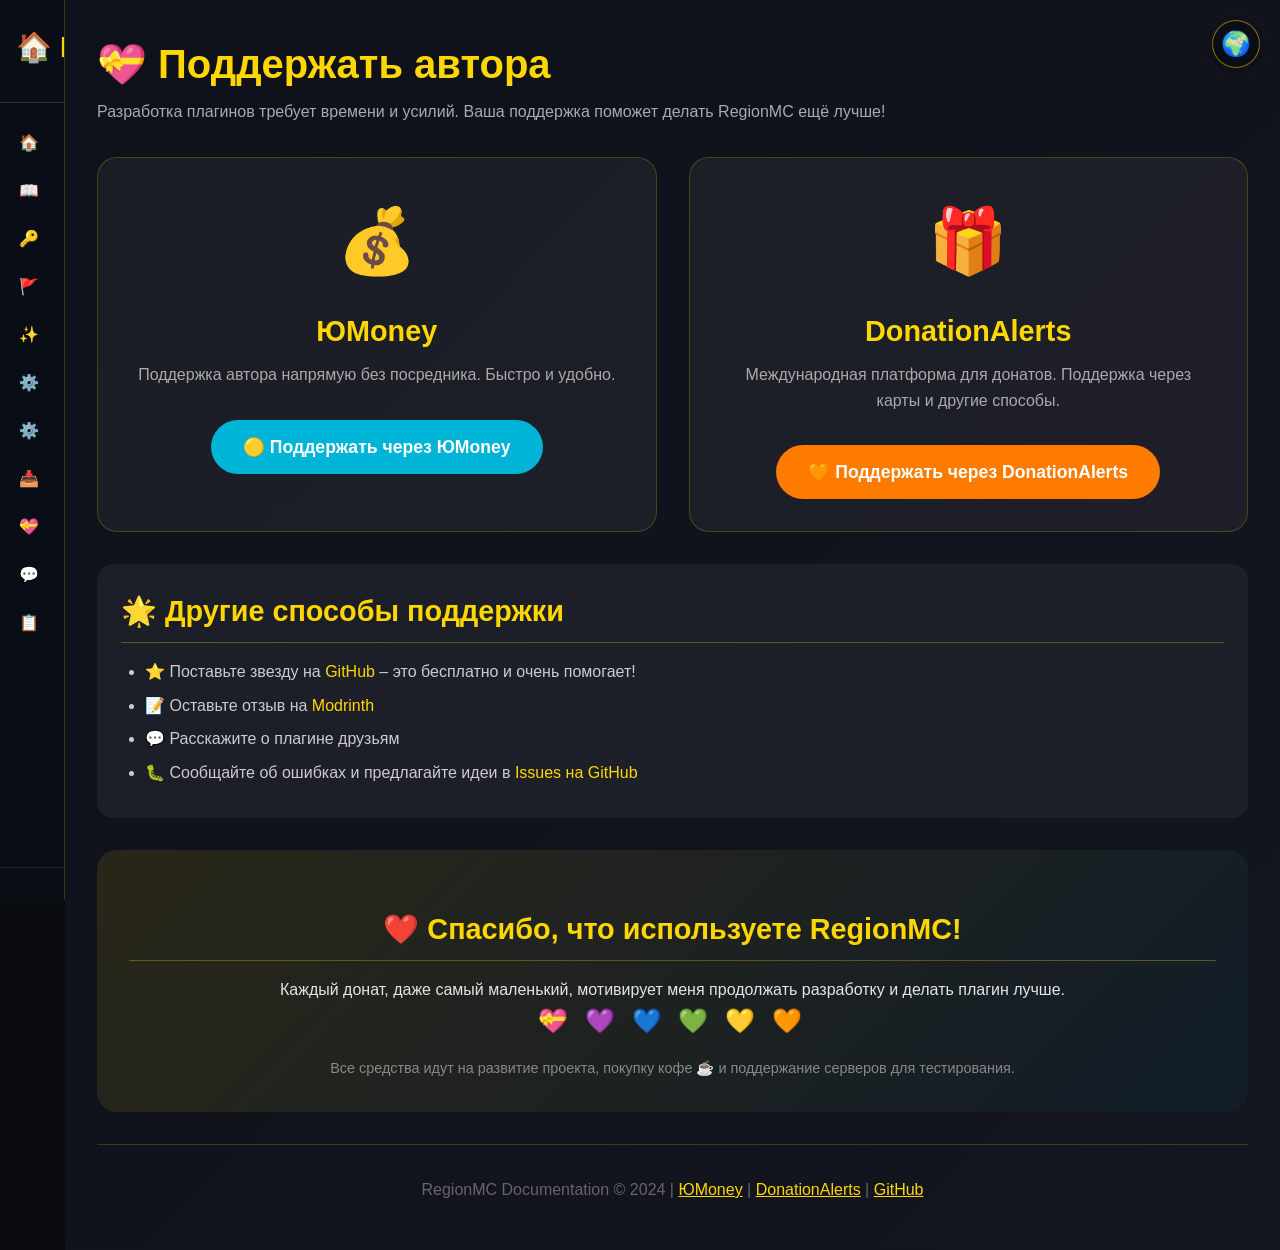
<file: main/donate.html>
<!DOCTYPE html>
<!-- ============================================================ -->
<!-- RegionMC Documentation - Поддержать автора                     -->
<!-- ============================================================ -->
<html lang="ru">
<head>
    <meta charset="UTF-8">
    <title>Поддержать автора RegionMC</title>
    <link rel="stylesheet" href="../ui/css/style.css">
    <link rel="icon" type="image/png" href="../icon.png">
    <meta name="viewport" content="width=device-width, initial-scale=1.0, user-scalable=yes">
    <meta name="robots" content="noindex, nofollow">
    <style>
        .donate-grid {
            display: grid;
            grid-template-columns: repeat(auto-fit, minmax(320px, 1fr));
            gap: 2rem;
            margin: 2rem 0;
        }
        .donate-card {
            background: rgba(255,255,255,0.05);
            border-radius: 20px;
            padding: 2rem;
            text-align: center;
            transition: all 0.3s ease;
            border: 1px solid rgba(255,215,0,0.2);
        }
        .donate-card:hover {
            transform: translateY(-5px);
            border-color: #ffd700;
            background: rgba(255,215,0,0.05);
        }
        .donate-icon {
            font-size: 4rem;
            margin-bottom: 1rem;
        }
        .donate-card h3 {
            color: #ffd700;
            font-size: 1.8rem;
            margin-bottom: 0.5rem;
        }
        .donate-card p {
            color: #aaa;
            margin-bottom: 1.5rem;
        }
        .donate-btn {
            display: inline-block;
            background: #ffd700;
            color: #1a1a2e;
            padding: 0.8rem 2rem;
            border-radius: 50px;
            text-decoration: none;
            font-weight: bold;
            font-size: 1.1rem;
            transition: all 0.2s;
            margin-top: 0.5rem;
        }
        .donate-btn:hover {
            background: #ffed4a;
            transform: scale(1.05);
        }
        .donate-btn-yoomoney {
            background: #00b4d8;
            color: white;
        }
        .donate-btn-yoomoney:hover {
            background: #0096b8;
        }
        .donate-btn-donationalerts {
            background: #ff7b00;
            color: white;
        }
        .donate-btn-donationalerts:hover {
            background: #e06c00;
        }
        .thanks-block {
            background: linear-gradient(135deg, rgba(255,215,0,0.1), rgba(0,180,216,0.05));
            border-radius: 20px;
            padding: 2rem;
            text-align: center;
            margin: 2rem 0;
        }
        .hearts {
            font-size: 1.5rem;
            letter-spacing: 5px;
        }
        .support-list {
            margin-left: 1.5rem;
            color: #ccc;
        }
        .support-list li {
            margin: 8px 0;
        }
        .support-list a {
            color: #ffd700;
            text-decoration: none;
        }
        .support-list a:hover {
            text-decoration: underline;
        }
    </style>
</head>
<body>

<div class="language-switcher">
    <div class="lang-btn">🌍</div>
    <div class="lang-dropdown">
        <a href="#" data-lang="ru" class="active-lang">🇷🇺 Русский</a>
        <a href="#" data-lang="en">🇬🇧 English</a>
    </div>
</div>

<div class="wiki-wrapper">
    <aside class="sidebar">
        <div class="sidebar-header">
            <a href="../index.html" class="sidebar-logo">🏠 RegionMC</a>
            <div class="sidebar-version">v2.1</div>
        </div>
        <nav class="sidebar-nav">
            <ul>
                <li><a href="../index.html">🏠 <span>Главная</span></a></li>
                <li><a href="commands.html">📖 <span>Команды</span></a></li>
                <li><a href="permissions.html">🔑 <span>Права</span></a></li>
                <li><a href="flags.html">🚩 <span>Флаги</span></a></li>
                <li><a href="examples.html">✨ <span>Примеры</span></a></li>
                <li><a href="features.html">⚙️ <span>Возможности</span></a></li>
                <li><a href="configuration.html">⚙️ <span>Конфигурация</span></a></li>
                <li><a href="downloads.html">📥 <span>Скачать</span></a></li>
                <li><a href="donate.html">💝 <span>Поддержать</span></a></li>
                <li><a href="social.html">💬 <span>Соцсети</span></a></li>
                <li><a href="changelog.html">📋 <span>История</span></a></li>
            </ul>
        </nav>
        <div class="sidebar-footer">
            <p>© 2024 RegionMC</p>
        </div>
    </aside>
    
    <main class="wiki-content">
        <div class="page-header">
            <h1>💝 Поддержать автора</h1>
            <p>Разработка плагинов требует времени и усилий. Ваша поддержка поможет делать RegionMC ещё лучше!</p>
        </div>
        
        <!-- ==================== СЕТКА ДОНАТОВ ==================== -->
        <div class="donate-grid">
            
            <!-- ЮMoney -->
            <div class="donate-card">
                <div class="donate-icon">💰</div>
                <h3>ЮMoney</h3>
                <p>Поддержка автора напрямую без посредника. Быстро и удобно.</p>
                <a href="https://yoomoney.ru/to/410014256408172/0" target="_blank" class="donate-btn donate-btn-yoomoney">🟡 Поддержать через ЮMoney</a>
            </div>
            
            <!-- DonationAlerts -->
            <div class="donate-card">
                <div class="donate-icon">🎁</div>
                <h3>DonationAlerts</h3>
                <p>Международная платформа для донатов. Поддержка через карты и другие способы.</p>
                <a href="https://www.donationalerts.com/r/killeryt02" target="_blank" class="donate-btn donate-btn-donationalerts">🧡 Поддержать через DonationAlerts</a>
            </div>
            
        </div>
        
        <!-- ==================== ДРУГИЕ СПОСОБЫ ПОДДЕРЖКИ ==================== -->
        <div class="section-card">
            <h2>🌟 Другие способы поддержки</h2>
            <ul class="support-list">
                <li>⭐ Поставьте звезду на <a href="https://github.com/KillerYT/RegionMC" target="_blank">GitHub</a> – это бесплатно и очень помогает!</li>
                <li>📝 Оставьте отзыв на <a href="https://modrinth.com/plugin/regionmc" target="_blank">Modrinth</a></li>
                <li>💬 Расскажите о плагине друзьям</li>
                <li>🐛 Сообщайте об ошибках и предлагайте идеи в <a href="https://github.com/KillerYT/RegionMC/issues" target="_blank">Issues на GitHub</a></li>
            </ul>
        </div>
        
        <!-- ==================== БЛАГОДАРНОСТЬ ==================== -->
        <div class="thanks-block">
            <h2>❤️ Спасибо, что используете RegionMC!</h2>
            <p>Каждый донат, даже самый маленький, мотивирует меня продолжать разработку и делать плагин лучше.</p>
            <div class="hearts">💝 💜 💙 💚 💛 🧡</div>
            <p style="margin-top: 1rem; font-size: 0.9rem; color: #888;">Все средства идут на развитие проекта, покупку кофе ☕ и поддержание серверов для тестирования.</p>
        </div>
        
        <!-- ==================== ФУТЕР ==================== -->
        <div class="wiki-footer">
            <p>RegionMC Documentation © 2024 | <a href="https://yoomoney.ru/to/410014256408172/0" style="color:#ffd700;">ЮMoney</a> | <a href="https://www.donationalerts.com/r/killeryt02" style="color:#ffd700;">DonationAlerts</a> | <a href="https://github.com/KillerYT/RegionMC" style="color:#ffd700;">GitHub</a></p>
        </div>
    </main>
</div>

<script src="../ui/js/main.js"></script>
</body>
</html>
</file>
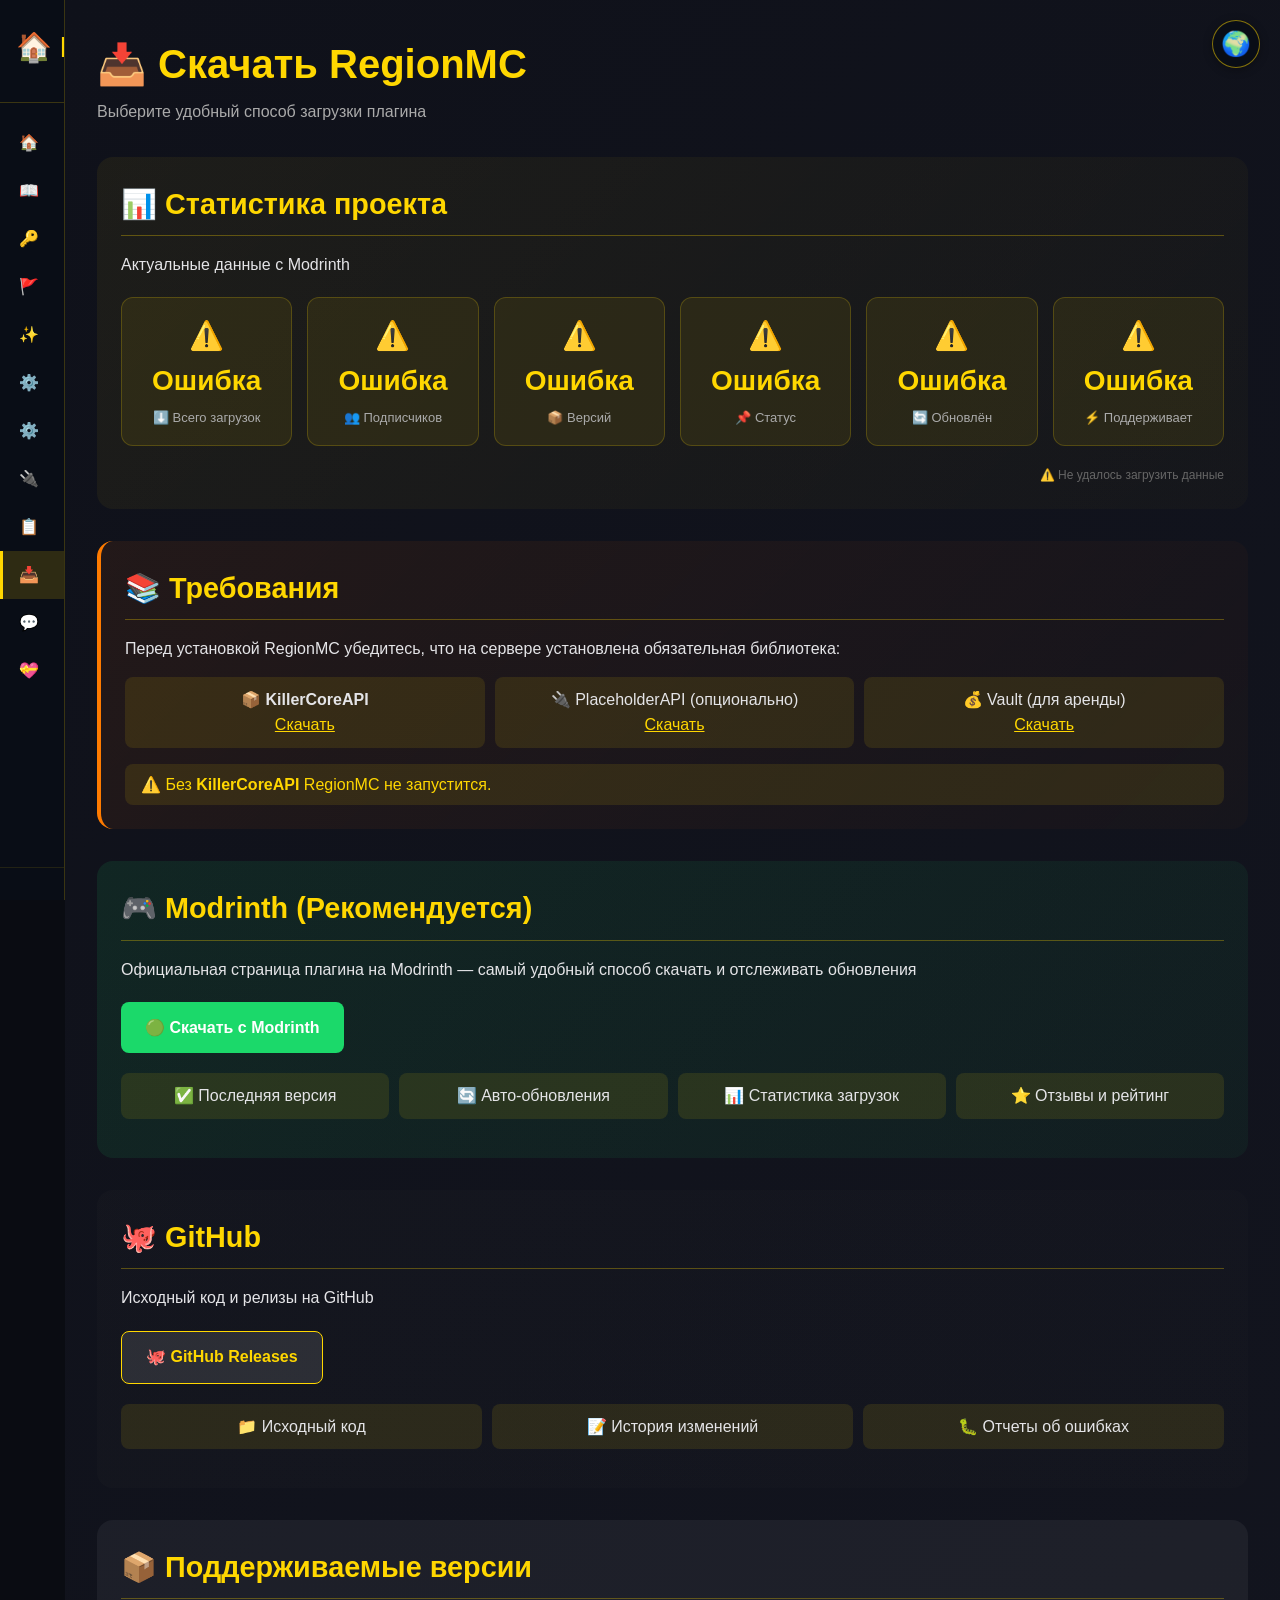
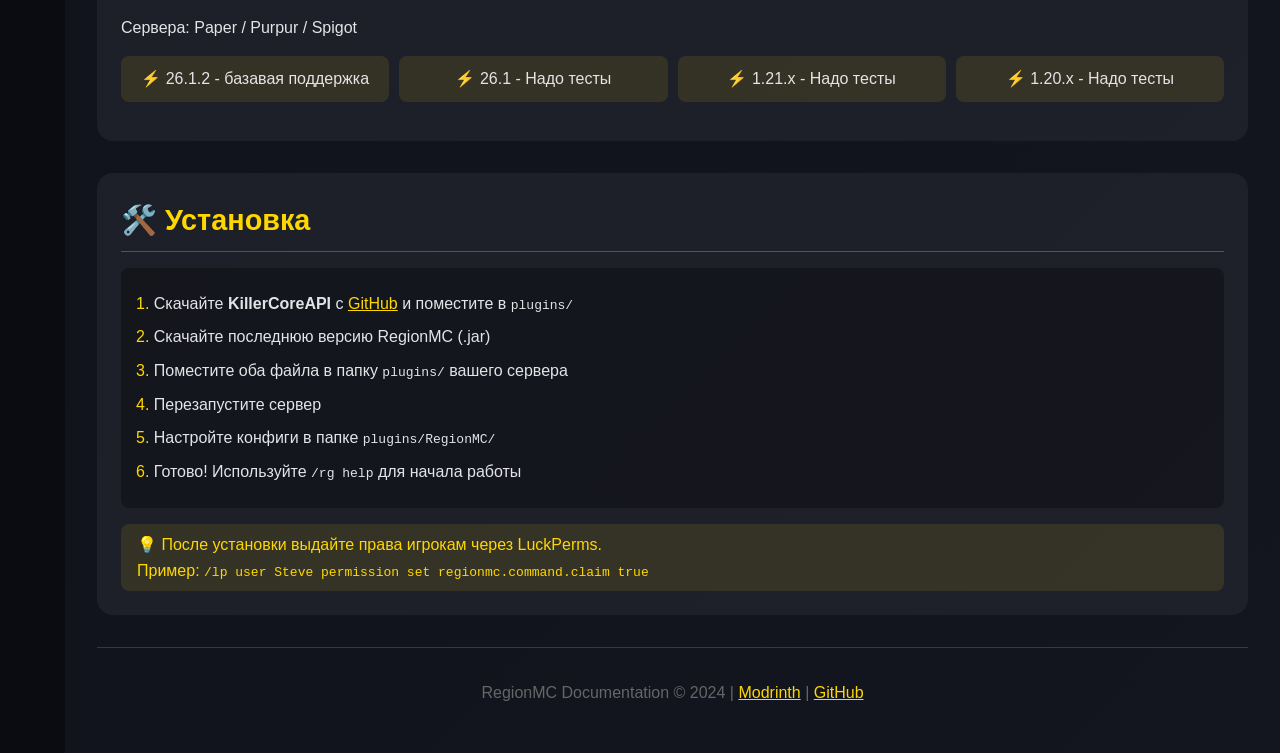
<file: main/downloads.html>
<!DOCTYPE html>
<html lang="ru">
<head>
    <meta charset="UTF-8">
    <title>Скачать RegionMC</title>
    <link rel="stylesheet" href="../ui/css/style.css">
    <link rel="icon" type="image/png" href="../icon.png">
    <meta name="viewport" content="width=device-width, initial-scale=1.0, user-scalable=yes">
    <meta name="robots" content="noindex, nofollow">
    <style>
        .version-grid { display: grid; grid-template-columns: repeat(auto-fit, minmax(180px, 1fr)); gap: 10px; margin: 15px 0; }
        .version-item { background: rgba(255,215,0,0.1); padding: 10px; border-radius: 8px; text-align: center; }
        .version-item span { color: #ffd700; font-weight: bold; }
        .install-steps { background: rgba(0,0,0,0.3); padding: 15px; border-radius: 8px; margin: 10px 0; }
        .install-steps p { margin: 8px 0; }

        /* --- Стили для блока статистики --- */
        .stats-grid {
            display: grid;
            grid-template-columns: repeat(auto-fit, minmax(140px, 1fr));
            gap: 15px;
            margin: 20px 0;
        }
        .stat-card {
            background: rgba(255,215,0,0.08);
            border: 1px solid rgba(255,215,0,0.2);
            border-radius: 12px;
            padding: 16px 12px;
            text-align: center;
            transition: 0.2s;
        }
        .stat-card:hover {
            background: rgba(255,215,0,0.15);
            border-color: #ffd700;
        }
        .stat-number {
            font-size: 28px;
            font-weight: bold;
            color: #ffd700;
            display: block;
        }
        .stat-label {
            font-size: 13px;
            color: #aaa;
            margin-top: 4px;
            display: block;
        }
        .stat-update {
            font-size: 12px;
            color: #666;
            text-align: right;
            margin-top: 6px;
        }
        .stat-loading {
            color: #ffd700;
            animation: pulse 1.2s ease-in-out infinite;
        }
        @keyframes pulse {
            0%, 100% { opacity: 1; }
            50% { opacity: 0.3; }
        }
    </style>
</head>
<body>

<div class="language-switcher">
    <div class="lang-btn">🌍</div>
    <div class="lang-dropdown">
        <a href="#" data-lang="ru" class="active-lang">🇷🇺 Русский</a>
        <a href="#" data-lang="en">🇬🇧 English</a>
    </div>
</div>

<div class="wiki-wrapper">
    <aside class="sidebar">
        <div class="sidebar-header">
            <a href="../index.html" class="sidebar-logo">🏠 RegionMC</a>
            <div class="sidebar-version">v2.2</div>
        </div>
        <nav class="sidebar-nav">
            <ul>
                <li><a href="../index.html">🏠 <span>Главная</span></a></li>
                <li><a href="commands.html">📖 <span>Команды</span></a></li>
                <li><a href="permissions.html">🔑 <span>Права</span></a></li>
                <li><a href="flags.html">🚩 <span>Флаги</span></a></li>
                <li><a href="examples.html">✨ <span>Примеры</span></a></li>
                <li><a href="features.html">⚙️ <span>Возможности</span></a></li>
                <li><a href="configuration.html">⚙️ <span>Конфигурация</span></a></li>
                <li><a href="placeholder.html">🔌 <span>PlaceholderAPI</span></a></li>
                <li><a href="changelog.html">📋 <span>История</span></a></li>
                <li><a href="downloads.html" class="active">📥 <span>Скачать</span></a></li>
                <li><a href="social.html">💬 <span>Соцсети</span></a></li>
                <li><a href="donate.html">💝 <span>Поддержать</span></a></li>
            </ul>
        </nav>
        <div class="sidebar-footer">
            <p>© 2024 RegionMC</p>
        </div>
    </aside>
    
    <main class="wiki-content">
        <div class="page-header">
            <h1>📥 Скачать RegionMC</h1>
            <p>Выберите удобный способ загрузки плагина</p>
        </div>

        <!-- ===== БЛОК СТАТИСТИКИ ===== -->
        <div class="section-card" style="background: linear-gradient(135deg, rgba(255,215,0,0.06), rgba(255,215,0,0.02));">
            <h2>📊 Статистика проекта</h2>
            <p>Актуальные данные с Modrinth</p>
            <div class="stats-grid" id="statsContainer">
                <div class="stat-card">
                    <span class="stat-number stat-loading" id="statDownloads">⋯</span>
                    <span class="stat-label">⬇️ Всего загрузок</span>
                </div>
                <div class="stat-card">
                    <span class="stat-number stat-loading" id="statFollowers">⋯</span>
                    <span class="stat-label">👥 Подписчиков</span>
                </div>
                <div class="stat-card">
                    <span class="stat-number stat-loading" id="statVersions">⋯</span>
                    <span class="stat-label">📦 Версий</span>
                </div>
                <div class="stat-card">
                    <span class="stat-number stat-loading" id="statStatus">⋯</span>
                    <span class="stat-label">📌 Статус</span>
                </div>
                <div class="stat-card">
                    <span class="stat-number stat-loading" id="statUpdated">⋯</span>
                    <span class="stat-label">🔄 Обновлён</span>
                </div>
                <div class="stat-card">
                    <span class="stat-number stat-loading" id="statGameVersions">⋯</span>
                    <span class="stat-label">⚡ Поддерживает</span>
                </div>
            </div>
            <div class="stat-update" id="statUpdateTime">⏳ Загрузка...</div>
        </div>

        <!-- ==================== ТРЕБОВАНИЯ ==================== -->
        <div class="section-card" style="background: linear-gradient(135deg, rgba(255,100,0,0.08), rgba(255,100,0,0.02)); border-left: 4px solid #ff7b00;">
            <h2>📚 Требования</h2>
            <p>Перед установкой RegionMC убедитесь, что на сервере установлена обязательная библиотека:</p>
            <div class="version-grid">
                <div class="version-item">
                    <span>📦</span> <strong>KillerCoreAPI</strong><br>
                    <a href="https://github.com/livxbox5/KillerCoreAPI" target="_blank" style="color:#ffd700;">Скачать</a>
                </div>
                <div class="version-item">
                    <span>🔌</span> PlaceholderAPI (опционально)<br>
                    <a href="https://www.spigotmc.org/resources/6245/" target="_blank" style="color:#ffd700;">Скачать</a>
                </div>
                <div class="version-item">
                    <span>💰</span> Vault (для аренды)<br>
                    <a href="https://www.spigotmc.org/resources/vault.34315/" target="_blank" style="color:#ffd700;">Скачать</a>
                </div>
            </div>
            <div class="tip" style="margin-top:1rem;">
                ⚠️ Без <strong>KillerCoreAPI</strong> RegionMC не запустится.
            </div>
        </div>

        <!-- Modrinth -->
        <div class="section-card" style="background: linear-gradient(135deg, rgba(27,217,106,0.1), rgba(27,217,106,0.05)); border-color: #1bd96a;">
            <h2>🎮 Modrinth (Рекомендуется)</h2>
            <p>Официальная страница плагина на Modrinth — самый удобный способ скачать и отслеживать обновления</p>
            <div style="margin: 20px 0;">
                <a href="https://modrinth.com/plugin/regionmc/versions" target="_blank" class="btn btn-primary" style="background: #1bd96a; color: white;">🟢 Скачать с Modrinth</a>
            </div>
            <div class="version-grid">
                <div class="version-item">✅ Последняя версия</div>
                <div class="version-item">🔄 Авто-обновления</div>
                <div class="version-item">📊 Статистика загрузок</div>
                <div class="version-item">⭐ Отзывы и рейтинг</div>
            </div>
        </div>
        
        <!-- GitHub -->
        <div class="section-card" style="background: linear-gradient(135deg, rgba(51,51,51,0.1), rgba(51,51,51,0.05));">
            <h2>🐙 GitHub</h2>
            <p>Исходный код и релизы на GitHub</p>
            <div style="margin: 20px 0;">
                <a href="https://github.com/KillerYT/RegionMC" target="_blank" class="btn btn-secondary">🐙 GitHub Releases</a>
            </div>
            <div class="version-grid">
                <div class="version-item">📁 Исходный код</div>
                <div class="version-item">📝 История изменений</div>
                <div class="version-item">🐛 Отчеты об ошибках</div>
            </div>
        </div>
        
        <!-- Поддерживаемые версии -->
        <div class="section-card">
            <h2>📦 Поддерживаемые версии</h2>
            <p>Сервера: Paper / Purpur / Spigot</p>
            <div class="version-grid">
                <div class="version-item"><span>⚡</span> 26.1.2 - базавая поддержка</div>
                <div class="version-item"><span>⚡</span> 26.1 - Надо тесты </div>
                <div class="version-item"><span>⚡</span> 1.21.х - Надо тесты</div>
                <div class="version-item"><span>⚡</span> 1.20.х - Надо тесты</div>
            </div>
        </div>
        
        <!-- Установка -->
        <div class="section-card">
            <h2>🛠️ Установка</h2>
            <div class="install-steps">
                <p><span style="color:#ffd700;">1.</span> Скачайте <strong>KillerCoreAPI</strong> с <a href="https://github.com/livxbox5/KillerCoreAPI" target="_blank" style="color:#ffd700;">GitHub</a> и поместите в <code>plugins/</code></p>
                <p><span style="color:#ffd700;">2.</span> Скачайте последнюю версию RegionMC (.jar)</p>
                <p><span style="color:#ffd700;">3.</span> Поместите оба файла в папку <code>plugins/</code> вашего сервера</p>
                <p><span style="color:#ffd700;">4.</span> Перезапустите сервер</p>
                <p><span style="color:#ffd700;">5.</span> Настройте конфиги в папке <code>plugins/RegionMC/</code></p>
                <p><span style="color:#ffd700;">6.</span> Готово! Используйте <code>/rg help</code> для начала работы</p>
            </div>
            <div class="tip">💡 После установки выдайте права игрокам через LuckPerms.<br>Пример: <code>/lp user Steve permission set regionmc.command.claim true</code></div>
        </div>
        
        <div class="wiki-footer">
            <p>RegionMC Documentation © 2024 | <a href="https://modrinth.com/plugin/regionmc" style="color:#ffd700;">Modrinth</a> | <a href="https://github.com/KillerYT/RegionMC" style="color:#ffd700;">GitHub</a></p>
        </div>
    </main>
</div>

<!-- Подключаем наш новый скрипт -->
<script src="../ui/js/modrinth-stats.js"></script>
<script src="../ui/js/main.js"></script>
</body>
</html>
</file>
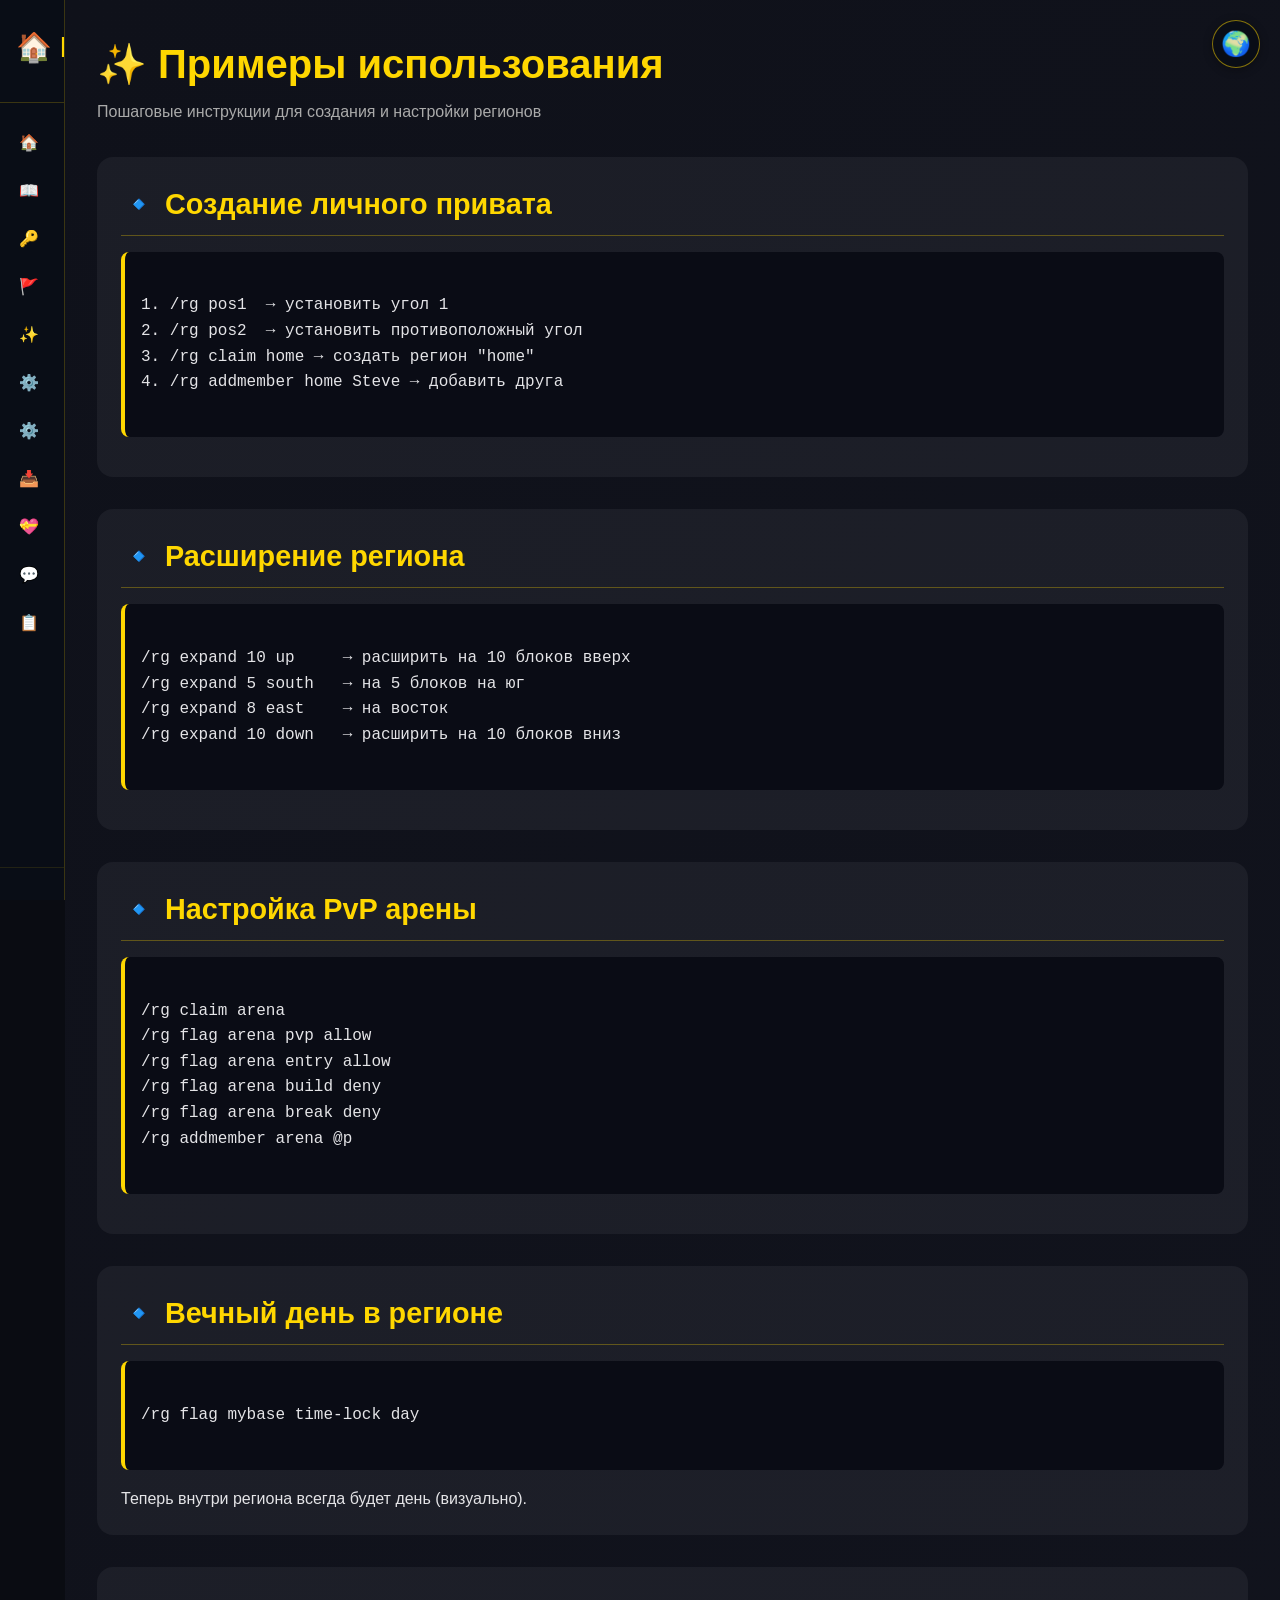
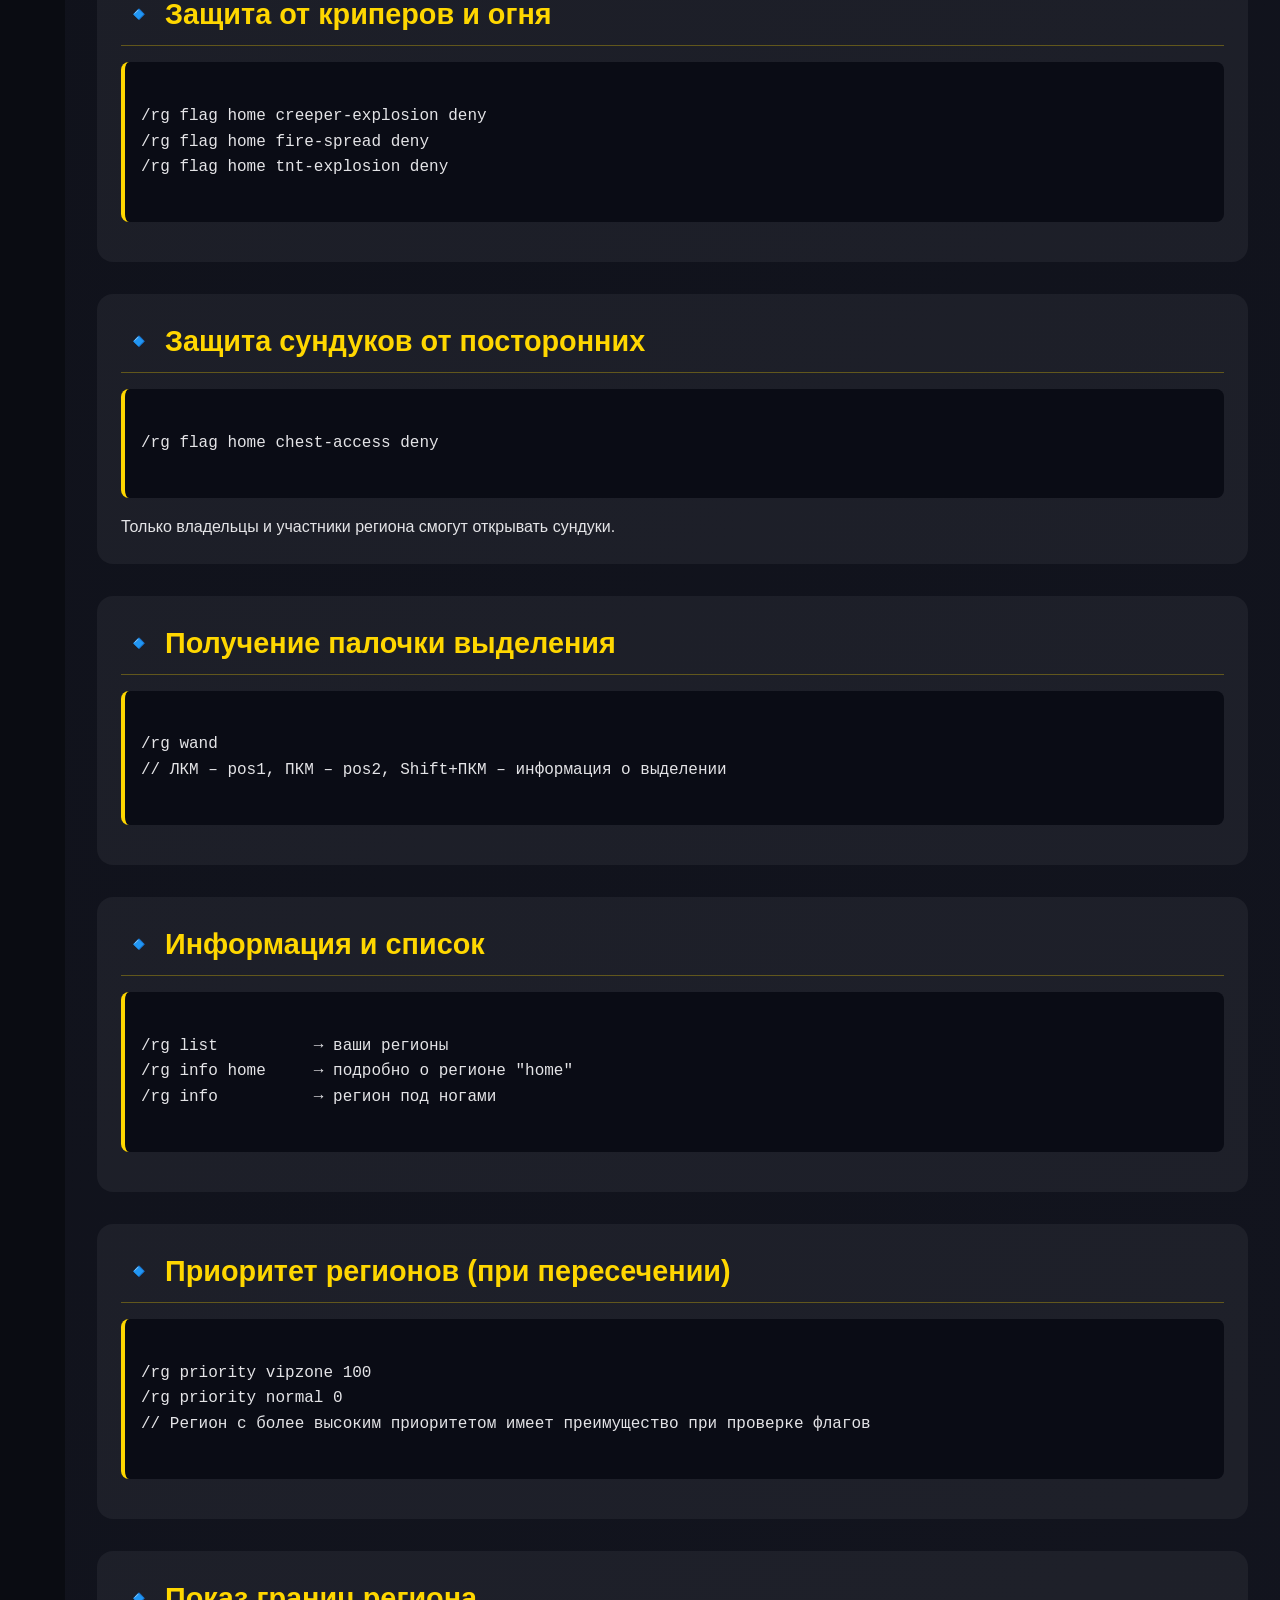
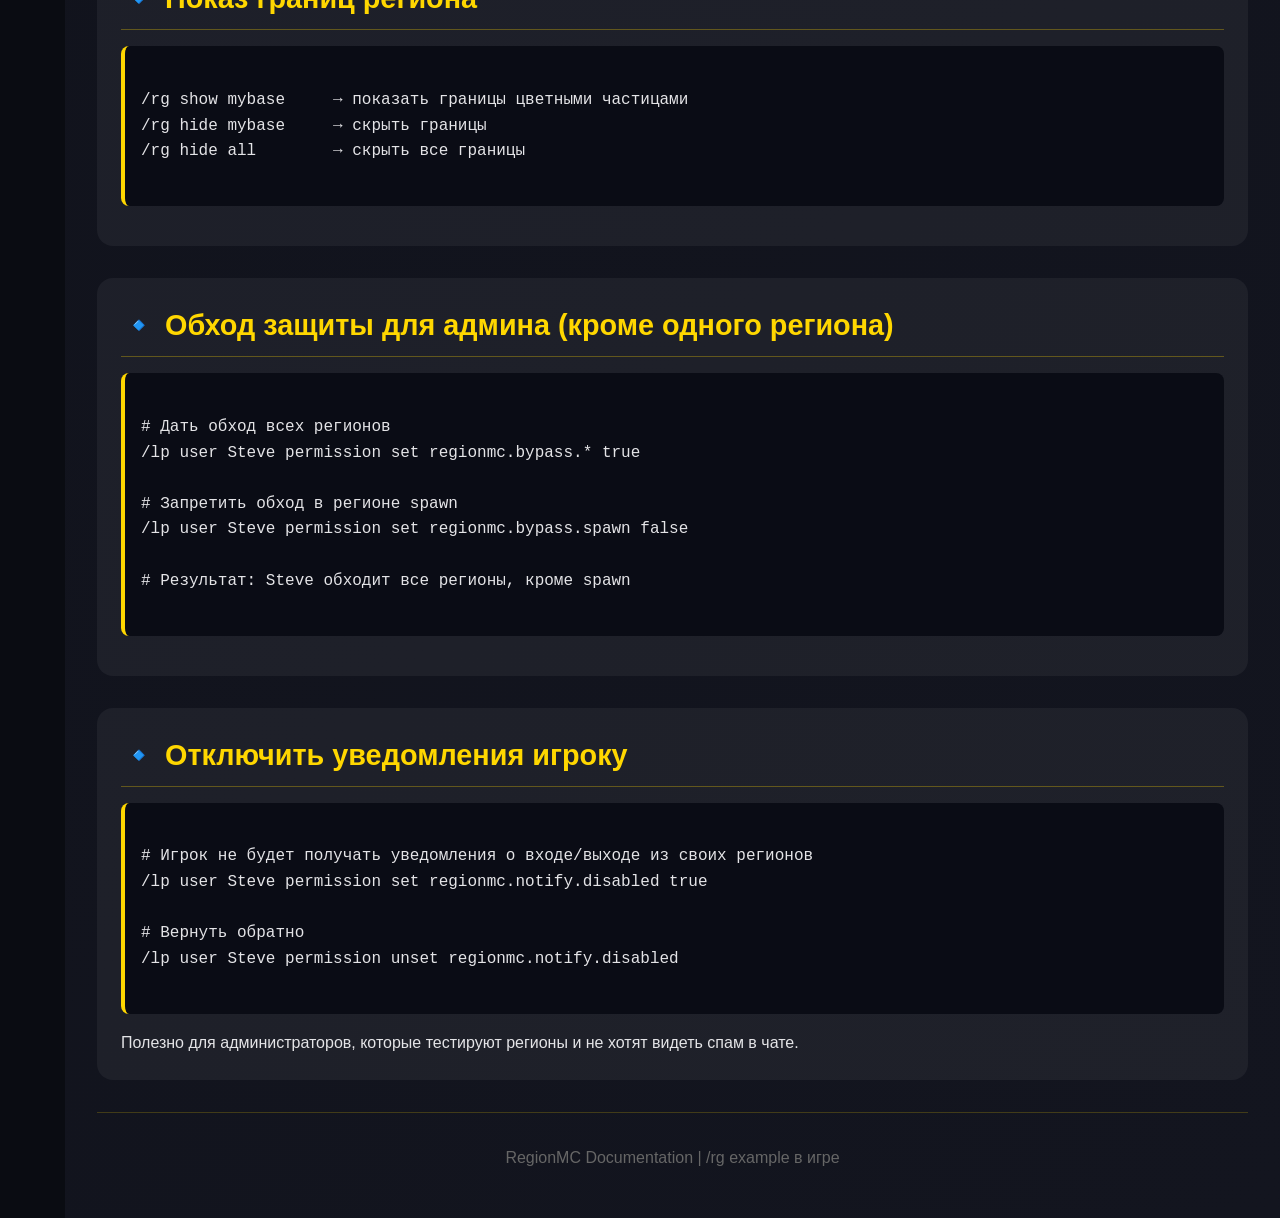
<file: main/examples.html>
<!DOCTYPE html>
<html lang="ru">
<head>
    <meta charset="UTF-8">
    <title>Примеры RegionMC</title>
    <link rel="stylesheet" href="../ui/css/style.css">
    <link rel="icon" type="image/png" href="../icon.png">
    <meta name="viewport" content="width=device-width, initial-scale=1.0, user-scalable=yes">
    <meta name="robots" content="noindex, nofollow">
</head>
<body>

<div class="language-switcher">
    <div class="lang-btn">🌍</div>
    <div class="lang-dropdown">
        <a href="#" data-lang="ru" class="active-lang">🇷🇺 Русский</a>
        <a href="#" data-lang="en">🇬🇧 English</a>
    </div>
</div>

<div class="wiki-wrapper">
    <aside class="sidebar">
        <div class="sidebar-header">
            <a href="../index.html" class="sidebar-logo">🏠 RegionMC</a>
            <div class="sidebar-version">v2.1</div>
        </div>
        <nav class="sidebar-nav">
            <ul>
                <li><a href="../index.html">🏠 <span>Главная</span></a></li>
                <li><a href="commands.html">📖 <span>Команды</span></a></li>
                <li><a href="permissions.html">🔑 <span>Права</span></a></li>
                <li><a href="flags.html">🚩 <span>Флаги</span></a></li>
                <li><a href="examples.html">✨ <span>Примеры</span></a></li>
                <li><a href="features.html">⚙️ <span>Возможности</span></a></li>
                <li><a href="configuration.html">⚙️ <span>Конфигурация</span></a></li>
                <li><a href="downloads.html">📥 <span>Скачать</span></a></li>
                <li><a href="donate.html">💝 <span>Поддержать</span></a></li>
                <li><a href="social.html">💬 <span>Соцсети</span></a></li>
                <li><a href="changelog.html">📋 <span>История</span></a></li>
            </ul>
        </nav>
        <div class="sidebar-footer">
            <p>© 2024 RegionMC</p>
        </div>
    </aside>
    
    <main class="wiki-content">
        <div class="page-header">
            <h1>✨ Примеры использования</h1>
            <p>Пошаговые инструкции для создания и настройки регионов</p>
        </div>
        
        <div class="section-card">
            <h2>🔹 Создание личного привата</h2>
            <div class="code-block">
1. /rg pos1  → установить угол 1
2. /rg pos2  → установить противоположный угол
3. /rg claim home → создать регион "home"
4. /rg addmember home Steve → добавить друга
            </div>
        </div>
        
        <div class="section-card">
            <h2>🔹 Расширение региона</h2>
            <div class="code-block">
/rg expand 10 up     → расширить на 10 блоков вверх
/rg expand 5 south   → на 5 блоков на юг
/rg expand 8 east    → на восток
/rg expand 10 down   → расширить на 10 блоков вниз
            </div>
        </div>
        
        <div class="section-card">
            <h2>🔹 Настройка PvP арены</h2>
            <div class="code-block">
/rg claim arena
/rg flag arena pvp allow
/rg flag arena entry allow
/rg flag arena build deny
/rg flag arena break deny
/rg addmember arena @p
            </div>
        </div>
        
        <div class="section-card">
            <h2>🔹 Вечный день в регионе</h2>
            <div class="code-block">
/rg flag mybase time-lock day
            </div>
            <p>Теперь внутри региона всегда будет день (визуально).</p>
        </div>
        
        <div class="section-card">
            <h2>🔹 Защита от криперов и огня</h2>
            <div class="code-block">
/rg flag home creeper-explosion deny
/rg flag home fire-spread deny
/rg flag home tnt-explosion deny
            </div>
        </div>
        
        <div class="section-card">
            <h2>🔹 Защита сундуков от посторонних</h2>
            <div class="code-block">
/rg flag home chest-access deny
            </div>
            <p>Только владельцы и участники региона смогут открывать сундуки.</p>
        </div>
        
        <div class="section-card">
            <h2>🔹 Получение палочки выделения</h2>
            <div class="code-block">
/rg wand
// ЛКМ – pos1, ПКМ – pos2, Shift+ПКМ – информация о выделении
            </div>
        </div>
        
        <div class="section-card">
            <h2>🔹 Информация и список</h2>
            <div class="code-block">
/rg list          → ваши регионы
/rg info home     → подробно о регионе "home"
/rg info          → регион под ногами
            </div>
        </div>
        
        <div class="section-card">
            <h2>🔹 Приоритет регионов (при пересечении)</h2>
            <div class="code-block">
/rg priority vipzone 100
/rg priority normal 0
// Регион с более высоким приоритетом имеет преимущество при проверке флагов
            </div>
        </div>
        
        <div class="section-card">
            <h2>🔹 Показ границ региона</h2>
            <div class="code-block">
/rg show mybase     → показать границы цветными частицами
/rg hide mybase     → скрыть границы
/rg hide all        → скрыть все границы
            </div>
        </div>

        <div class="section-card">
    <h2>🔹 Обход защиты для админа (кроме одного региона)</h2>
    <div class="code-block">
# Дать обход всех регионов
/lp user Steve permission set regionmc.bypass.* true

# Запретить обход в регионе spawn
/lp user Steve permission set regionmc.bypass.spawn false

# Результат: Steve обходит все регионы, кроме spawn
    </div>
</div>

<div class="section-card">
    <h2>🔹 Отключить уведомления игроку</h2>
    <div class="code-block">
# Игрок не будет получать уведомления о входе/выходе из своих регионов
/lp user Steve permission set regionmc.notify.disabled true

# Вернуть обратно
/lp user Steve permission unset regionmc.notify.disabled
    </div>
    <p>Полезно для администраторов, которые тестируют регионы и не хотят видеть спам в чате.</p>
</div>
        
        <div class="wiki-footer">
            <p>RegionMC Documentation | /rg example в игре</p>
        </div>
    </main>
</div>

<script src="../ui/js/main.js"></script>
</body>
</html>
</file>
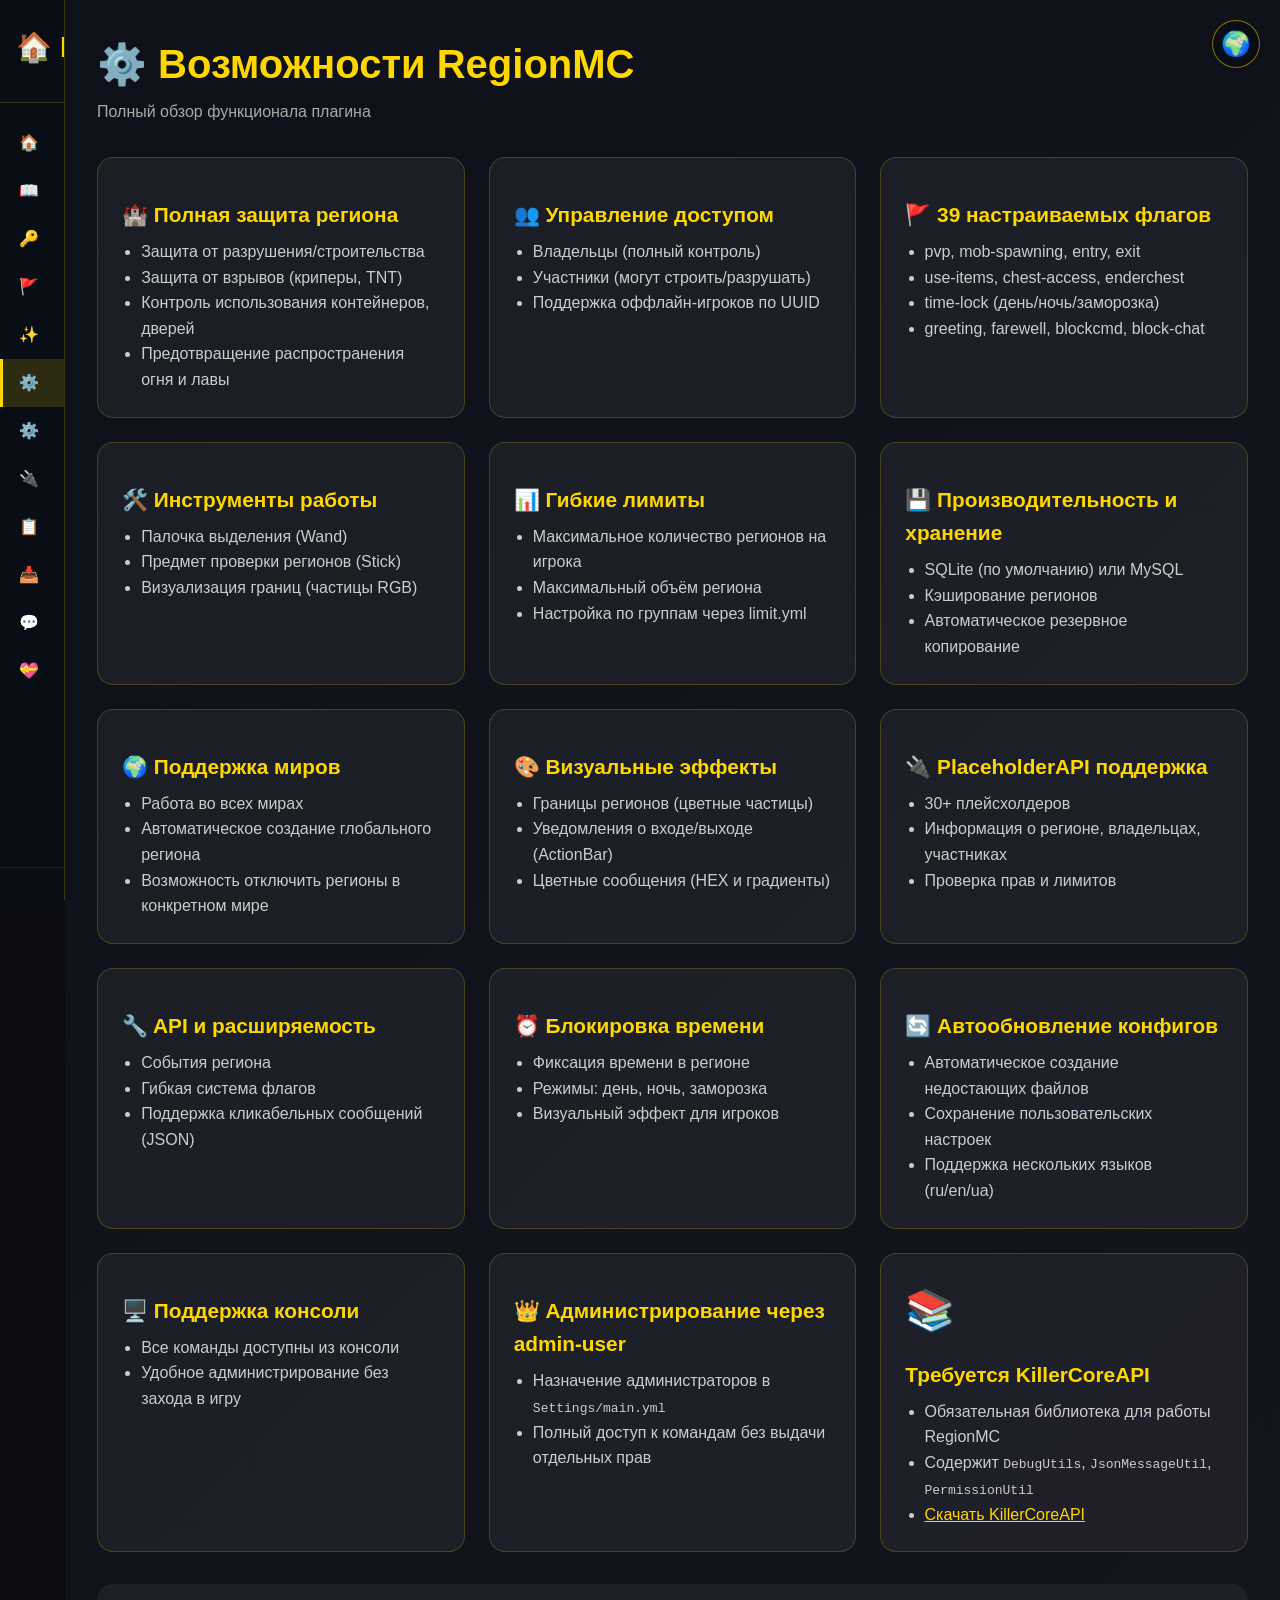
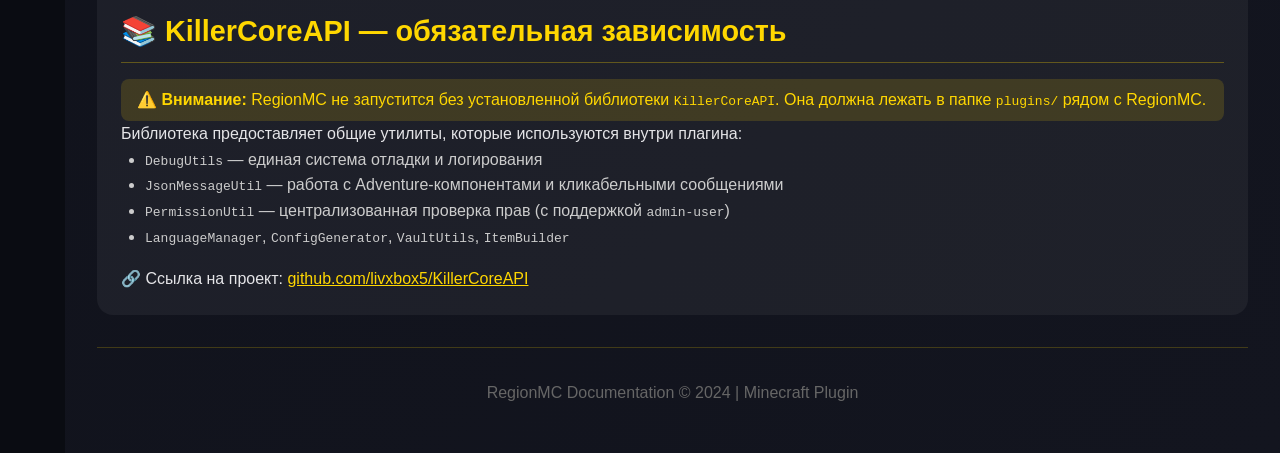
<file: main/features.html>
<!DOCTYPE html>
<html lang="ru">
<head>
    <meta charset="UTF-8">
    <title>Возможности RegionMC</title>
    <link rel="stylesheet" href="../ui/css/style.css">
    <link rel="icon" type="image/png" href="../icon.png">
    <meta name="viewport" content="width=device-width, initial-scale=1.0, user-scalable=yes">
    <meta name="robots" content="noindex, nofollow">
</head>
<body>

<div class="language-switcher">
    <div class="lang-btn">🌍</div>
    <div class="lang-dropdown">
        <a href="#" data-lang="ru" class="active-lang">🇷🇺 Русский</a>
        <a href="#" data-lang="en">🇬🇧 English</a>
    </div>
</div>

<div class="wiki-wrapper">
    <aside class="sidebar">
        <div class="sidebar-header">
            <a href="../index.html" class="sidebar-logo">🏠 RegionMC</a>
            <div class="sidebar-version">v2.2</div>
        </div>
        <nav class="sidebar-nav">
            <ul>
                <li><a href="../index.html">🏠 <span>Главная</span></a></li>
                <li><a href="commands.html">📖 <span>Команды</span></a></li>
                <li><a href="permissions.html">🔑 <span>Права</span></a></li>
                <li><a href="flags.html">🚩 <span>Флаги</span></a></li>
                <li><a href="examples.html">✨ <span>Примеры</span></a></li>
                <li><a href="features.html" class="active">⚙️ <span>Возможности</span></a></li>
                <li><a href="configuration.html">⚙️ <span>Конфигурация</span></a></li>
                <li><a href="placeholder.html">🔌 <span>PlaceholderAPI</span></a></li>
                <li><a href="changelog.html">📋 <span>История</span></a></li>
                <li><a href="downloads.html">📥 <span>Скачать</span></a></li>
                <li><a href="social.html">💬 <span>Соцсети</span></a></li>
                <li><a href="donate.html">💝 <span>Поддержать</span></a></li>
            </ul>
        </nav>
        <div class="sidebar-footer">
            <p>© 2024 RegionMC</p>
        </div>
    </aside>
    
    <main class="wiki-content">
        <div class="page-header">
            <h1>⚙️ Возможности RegionMC</h1>
            <p>Полный обзор функционала плагина</p>
        </div>
        
        <div class="features-grid">
            <div class="feature-card">
                <h3>🏰 Полная защита региона</h3>
                <ul><li>Защита от разрушения/строительства</li><li>Защита от взрывов (криперы, TNT)</li><li>Контроль использования контейнеров, дверей</li><li>Предотвращение распространения огня и лавы</li></ul>
            </div>
            <div class="feature-card">
                <h3>👥 Управление доступом</h3>
                <ul><li>Владельцы (полный контроль)</li><li>Участники (могут строить/разрушать)</li><li>Поддержка оффлайн-игроков по UUID</li></ul>
            </div>
            <div class="feature-card">
                <h3>🚩 39 настраиваемых флагов</h3>
                <ul><li>pvp, mob-spawning, entry, exit</li><li>use-items, chest-access, enderchest</li><li>time-lock (день/ночь/заморозка)</li><li>greeting, farewell, blockcmd, block-chat</li></ul>
            </div>
            <div class="feature-card">
                <h3>🛠️ Инструменты работы</h3>
                <ul><li>Палочка выделения (Wand)</li><li>Предмет проверки регионов (Stick)</li><li>Визуализация границ (частицы RGB)</li></ul>
            </div>
            <div class="feature-card">
                <h3>📊 Гибкие лимиты</h3>
                <ul><li>Максимальное количество регионов на игрока</li><li>Максимальный объём региона</li><li>Настройка по группам через limit.yml</li></ul>
            </div>
            <div class="feature-card">
                <h3>💾 Производительность и хранение</h3>
                <ul><li>SQLite (по умолчанию) или MySQL</li><li>Кэширование регионов</li><li>Автоматическое резервное копирование</li></ul>
            </div>
            <div class="feature-card">
                <h3>🌍 Поддержка миров</h3>
                <ul><li>Работа во всех мирах</li><li>Автоматическое создание глобального региона</li><li>Возможность отключить регионы в конкретном мире</li></ul>
            </div>
            <div class="feature-card">
                <h3>🎨 Визуальные эффекты</h3>
                <ul><li>Границы регионов (цветные частицы)</li><li>Уведомления о входе/выходе (ActionBar)</li><li>Цветные сообщения (HEX и градиенты)</li></ul>
            </div>
            <div class="feature-card">
                <h3>🔌 PlaceholderAPI поддержка</h3>
                <ul><li>30+ плейсхолдеров</li><li>Информация о регионе, владельцах, участниках</li><li>Проверка прав и лимитов</li></ul>
            </div>
            <div class="feature-card">
                <h3>🔧 API и расширяемость</h3>
                <ul><li>События региона</li><li>Гибкая система флагов</li><li>Поддержка кликабельных сообщений (JSON)</li></ul>
            </div>
            <div class="feature-card">
                <h3>⏰ Блокировка времени</h3>
                <ul><li>Фиксация времени в регионе</li><li>Режимы: день, ночь, заморозка</li><li>Визуальный эффект для игроков</li></ul>
            </div>
            <div class="feature-card">
                <h3>🔄 Автообновление конфигов</h3>
                <ul><li>Автоматическое создание недостающих файлов</li><li>Сохранение пользовательских настроек</li><li>Поддержка нескольких языков (ru/en/ua)</li></ul>
            </div>
            <div class="feature-card">
                <h3>🖥️ Поддержка консоли</h3>
                <ul><li>Все команды доступны из консоли</li><li>Удобное администрирование без захода в игру</li></ul>
            </div>
            <div class="feature-card">
                <h3>👑 Администрирование через admin-user</h3>
                <ul><li>Назначение администраторов в <code>Settings/main.yml</code></li><li>Полный доступ к командам без выдачи отдельных прав</li></ul>
            </div>
            <div class="feature-card">
                <div class="feature-icon">📚</div>
                <h3>Требуется KillerCoreAPI</h3>
                <ul>
                    <li>Обязательная библиотека для работы RegionMC</li>
                    <li>Содержит <code>DebugUtils</code>, <code>JsonMessageUtil</code>, <code>PermissionUtil</code></li>
                    <li><a href="https://github.com/livxbox5/KillerCoreAPI" target="_blank" style="color:#ffd700;">Скачать KillerCoreAPI</a></li>
                </ul>
            </div>
        </div>

        <!-- ==================== KILLERCOREAPI ==================== -->
        <div class="section-card">
            <h2>📚 KillerCoreAPI — обязательная зависимость</h2>
            <div class="tip" style="background: rgba(255,215,0,0.15);">
                <strong>⚠️ Внимание:</strong> RegionMC не запустится без установленной библиотеки
                <code>KillerCoreAPI</code>. Она должна лежать в папке <code>plugins/</code> рядом с RegionMC.
            </div>
            <p>Библиотека предоставляет общие утилиты, которые используются внутри плагина:</p>
            <ul style="color:#ccc; margin-left:1.5rem;">
                <li><code>DebugUtils</code> — единая система отладки и логирования</li>
                <li><code>JsonMessageUtil</code> — работа с Adventure-компонентами и кликабельными сообщениями</li>
                <li><code>PermissionUtil</code> — централизованная проверка прав (с поддержкой <code>admin-user</code>)</li>
                <li><code>LanguageManager</code>, <code>ConfigGenerator</code>, <code>VaultUtils</code>, <code>ItemBuilder</code></li>
            </ul>
            <p style="margin-top:1rem;">
                🔗 Ссылка на проект:
                <a href="https://github.com/livxbox5/KillerCoreAPI" target="_blank" style="color:#ffd700;">
                    github.com/livxbox5/KillerCoreAPI
                </a>
            </p>
        </div>

        <div class="wiki-footer">
            <p>RegionMC Documentation © 2024 | Minecraft Plugin</p>
        </div>
    </main>
</div>

<script src="../ui/js/main.js"></script>
</body>
</html>
</file>
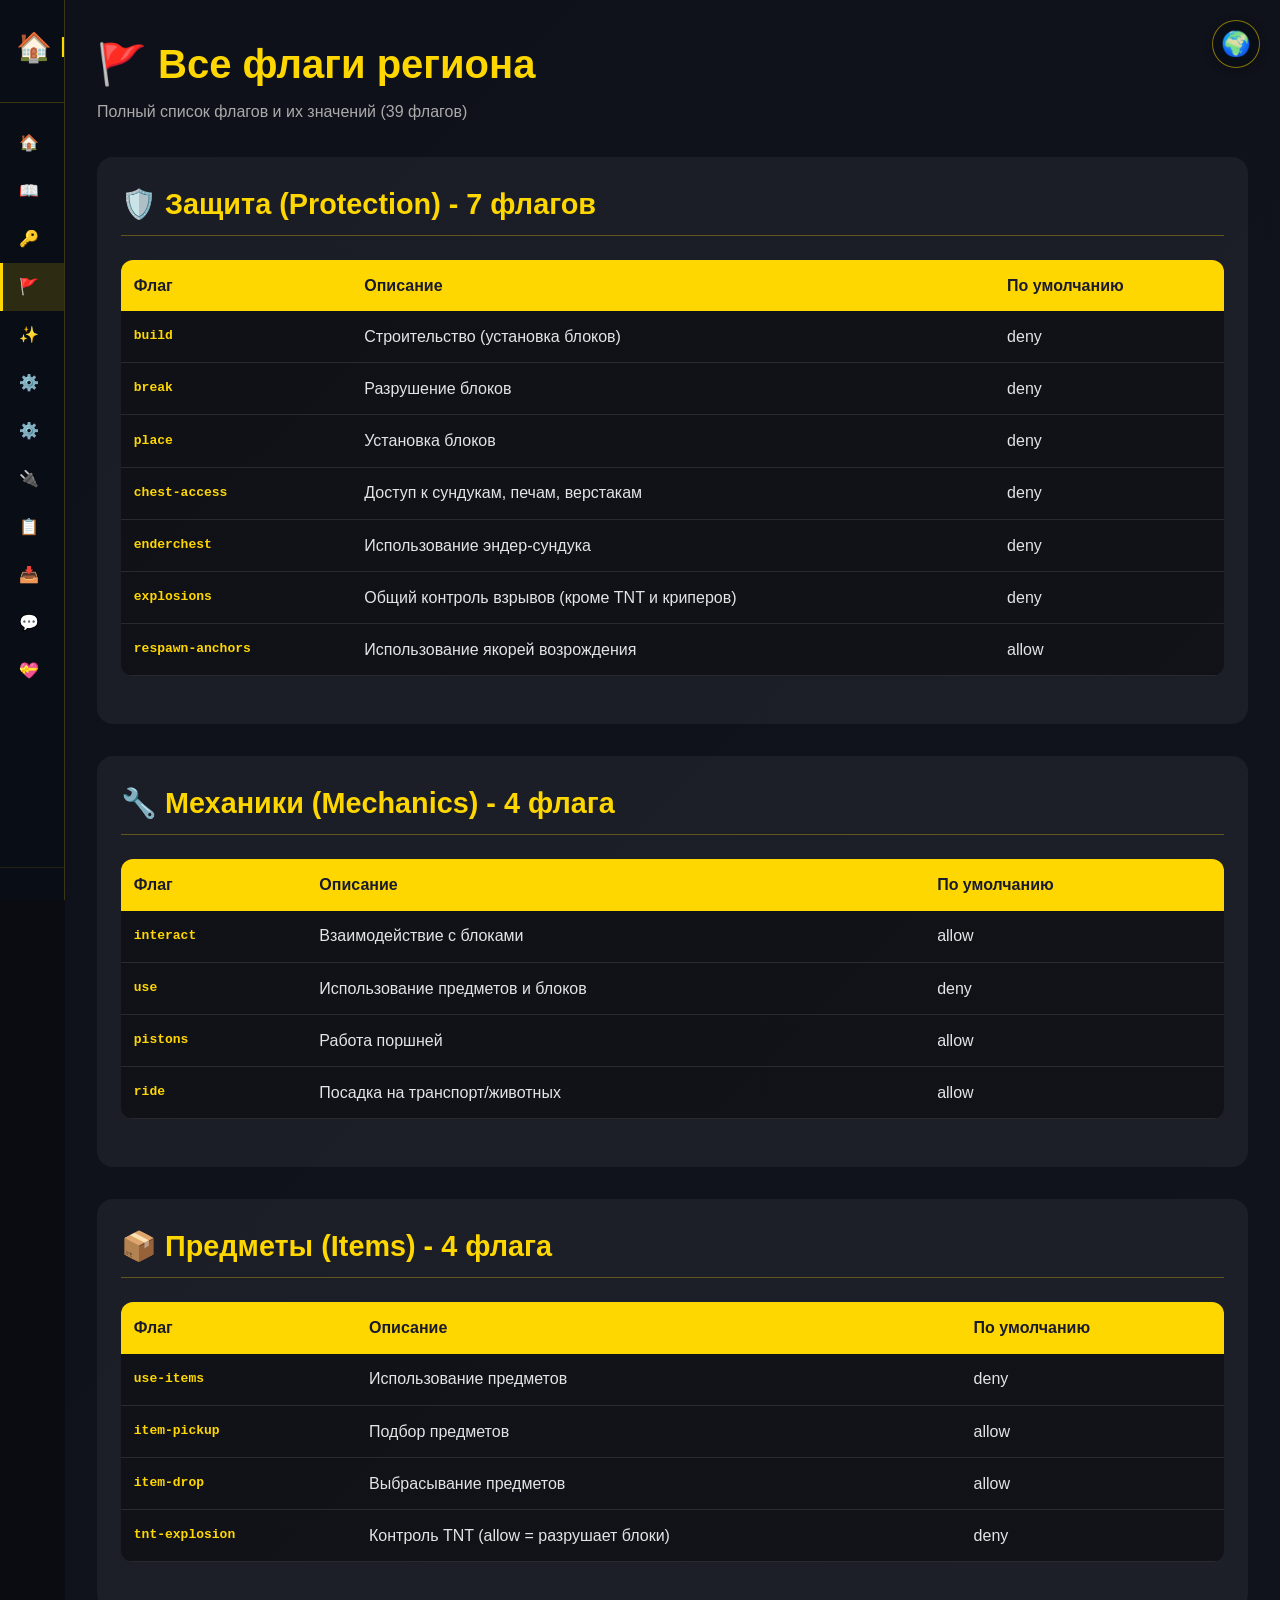
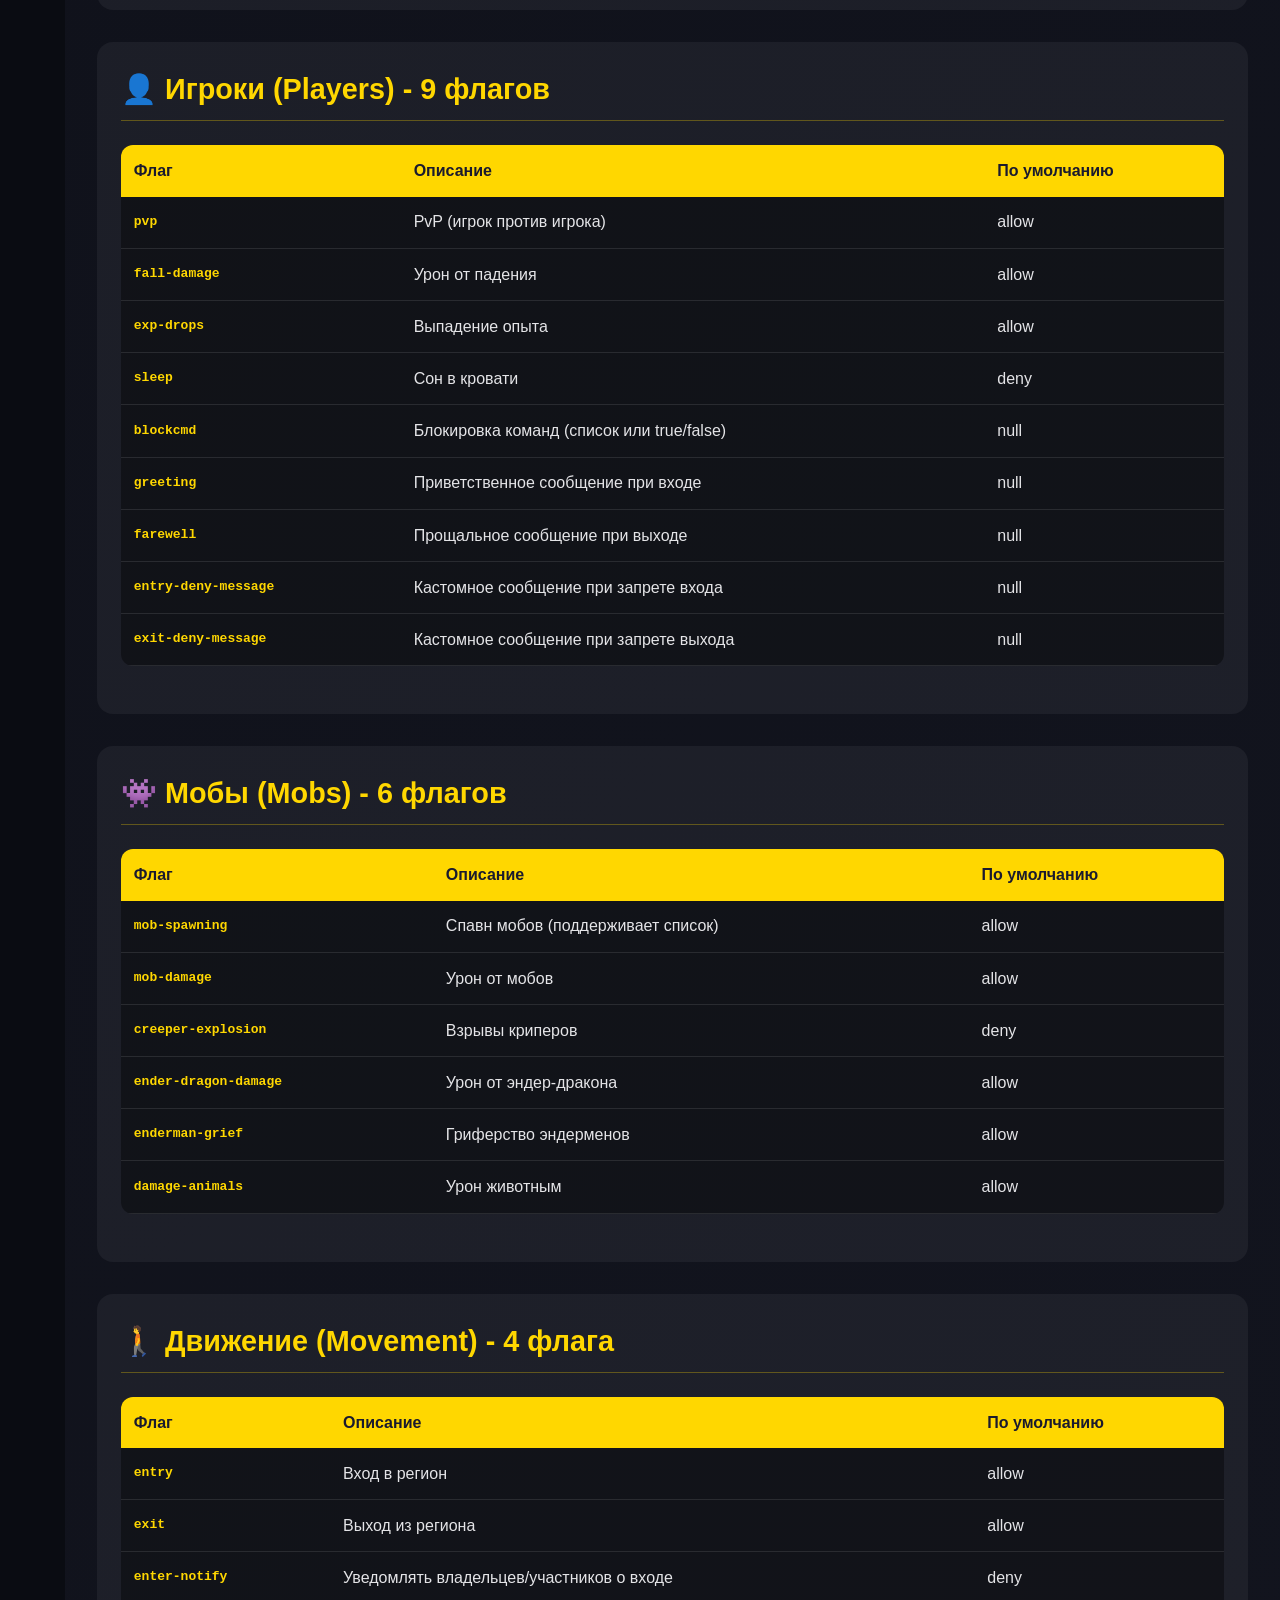
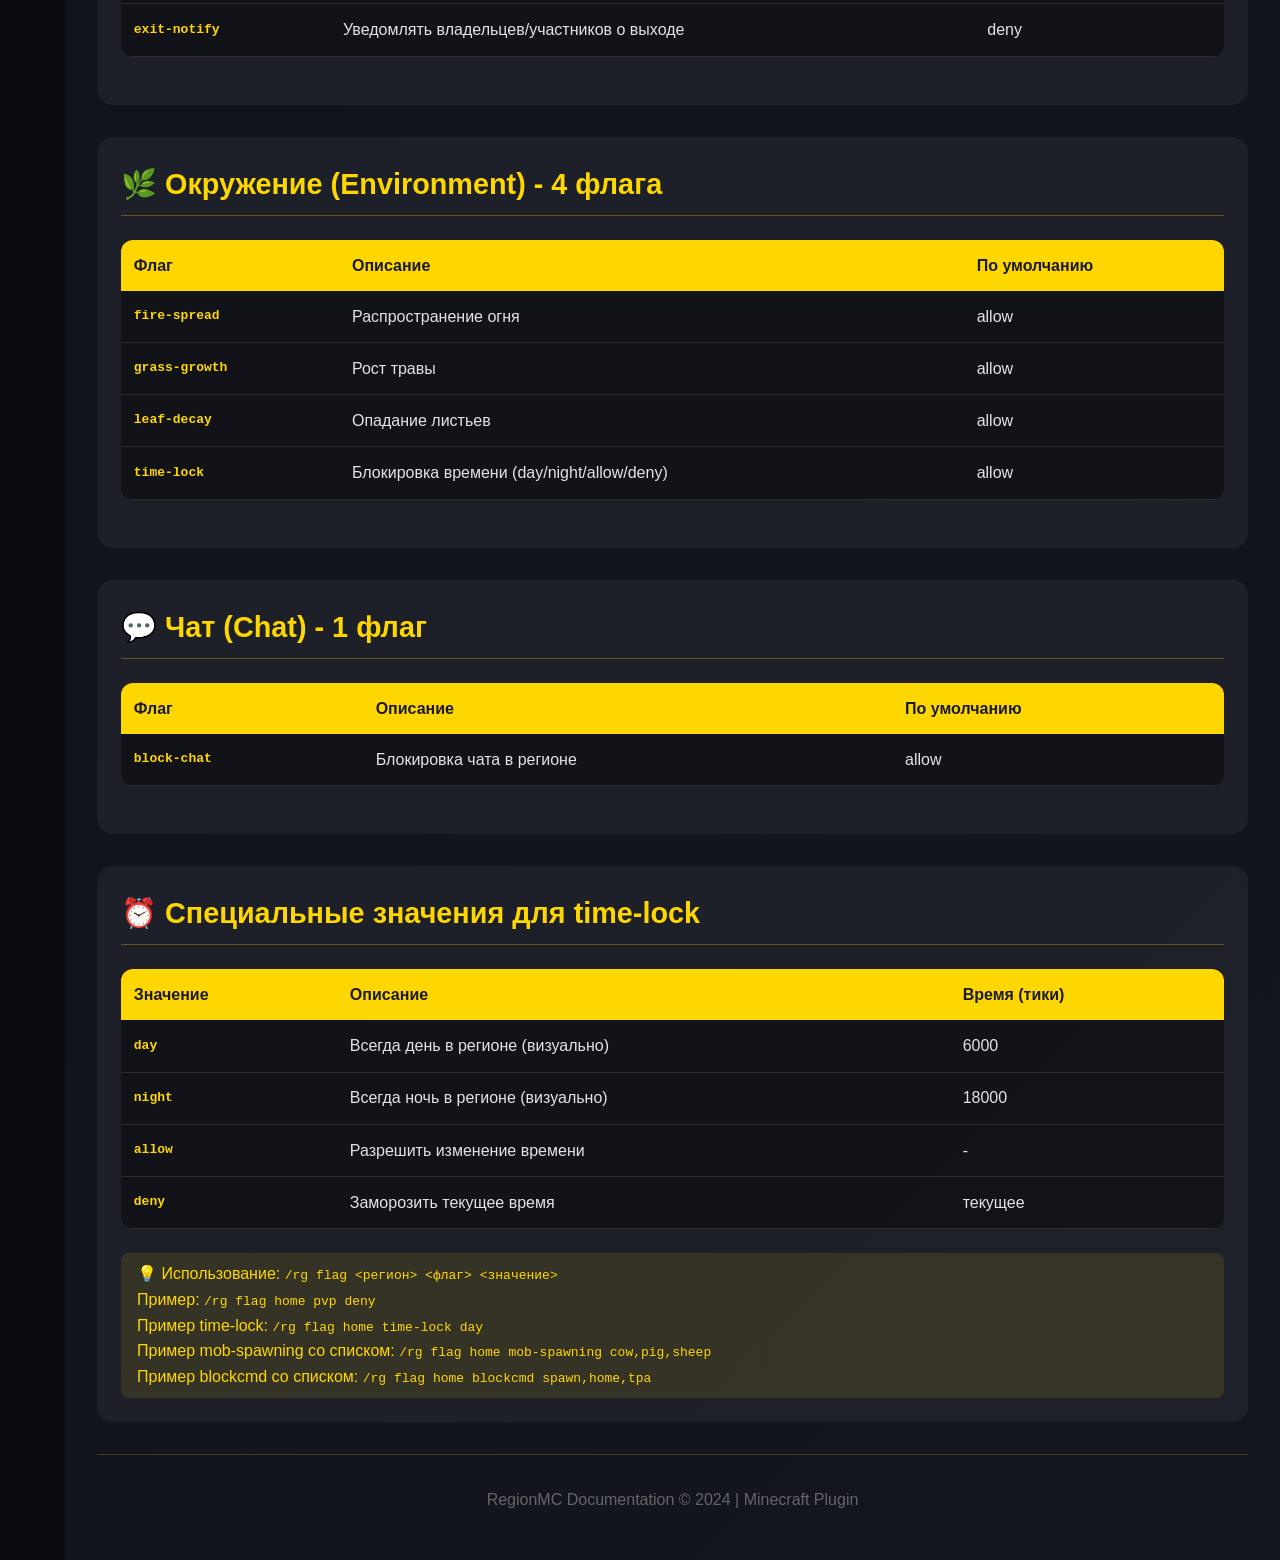
<file: main/flags.html>
<!DOCTYPE html>
<!-- ============================================================ -->
<!-- RegionMC Documentation - Все флаги (39 флагов из кода)        -->
<!-- ============================================================ -->
<html lang="ru">
<head>
    <meta charset="UTF-8">
    <title>Флаги RegionMC</title>
    <link rel="stylesheet" href="../ui/css/style.css">
    <link rel="icon" type="image/png" href="../icon.png">
    <meta name="viewport" content="width=device-width, initial-scale=1.0, user-scalable=yes">
    <meta name="robots" content="noindex, nofollow">
</head>
<body>

<div class="language-switcher">
    <div class="lang-btn">🌍</div>
    <div class="lang-dropdown">
        <a href="#" data-lang="ru" class="active-lang">🇷🇺 Русский</a>
        <a href="#" data-lang="en">🇬🇧 English</a>
    </div>
</div>

<div class="wiki-wrapper">
    <aside class="sidebar">
        <div class="sidebar-header">
            <a href="../index.html" class="sidebar-logo">🏠 RegionMC</a>
            <div class="sidebar-version">v2.2</div>
        </div>
        <nav class="sidebar-nav">
            <ul>
                <li><a href="../index.html">🏠 <span>Главная</span></a></li>
                <li><a href="commands.html">📖 <span>Команды</span></a></li>
                <li><a href="permissions.html">🔑 <span>Права</span></a></li>
                <li><a href="flags.html" class="active">🚩 <span>Флаги</span></a></li>
                <li><a href="examples.html">✨ <span>Примеры</span></a></li>
                <li><a href="features.html">⚙️ <span>Возможности</span></a></li>
                <li><a href="configuration.html">⚙️ <span>Конфигурация</span></a></li>
                <li><a href="placeholder.html">🔌 <span>PlaceholderAPI</span></a></li>
                <li><a href="changelog.html">📋 <span>История</span></a></li>
                <li><a href="downloads.html">📥 <span>Скачать</span></a></li>
                <li><a href="social.html">💬 <span>Соцсети</span></a></li>
                <li><a href="donate.html">💝 <span>Поддержать</span></a></li>
            </ul>
        </nav>
        <div class="sidebar-footer">
            <p>© 2024 RegionMC</p>
        </div>
    </aside>
    
    <main class="wiki-content">
        <div class="page-header">
            <h1>🚩 Все флаги региона</h1>
            <p>Полный список флагов и их значений (39 флагов)</p>
        </div>
        
        <!-- ==================== КАТЕГОРИЯ: ЗАЩИТА ==================== -->
        <div class="section-card">
            <h2>🛡️ Защита (Protection) - 7 флагов</h2>
            <table class="data-table">
                <thead><tr><th>Флаг</th><th>Описание</th><th>По умолчанию</th></tr></thead>
                <tbody>
                    <tr><td class="flag-name">build</td><td>Строительство (установка блоков)</td><td>deny</td></tr>
                    <tr><td class="flag-name">break</td><td>Разрушение блоков</td><td>deny</td></tr>
                    <tr><td class="flag-name">place</td><td>Установка блоков</td><td>deny</td></tr>
                    <tr><td class="flag-name">chest-access</td><td>Доступ к сундукам, печам, верстакам</td><td>deny</td></tr>
                    <tr><td class="flag-name">enderchest</td><td>Использование эндер-сундука</td><td>deny</td></tr>
                    <tr><td class="flag-name">explosions</td><td>Общий контроль взрывов (кроме TNT и криперов)</td><td>deny</td></tr>
                    <tr><td class="flag-name">respawn-anchors</td><td>Использование якорей возрождения</td><td>allow</td></tr>
                </tbody>
            </table>
        </div>
        
        <!-- ==================== КАТЕГОРИЯ: МЕХАНИКИ ==================== -->
        <div class="section-card">
            <h2>🔧 Механики (Mechanics) - 4 флага</h2>
            <table class="data-table">
                <thead><tr><th>Флаг</th><th>Описание</th><th>По умолчанию</th></tr></thead>
                <tbody>
                    <tr><td class="flag-name">interact</td><td>Взаимодействие с блоками</td><td>allow</td></tr>
                    <tr><td class="flag-name">use</td><td>Использование предметов и блоков</td><td>deny</td></tr>
                    <tr><td class="flag-name">pistons</td><td>Работа поршней</td><td>allow</td></tr>
                    <tr><td class="flag-name">ride</td><td>Посадка на транспорт/животных</td><td>allow</td></tr>
                </tbody>
            </table>
        </div>
        
        <!-- ==================== КАТЕГОРИЯ: ПРЕДМЕТЫ ==================== -->
        <div class="section-card">
            <h2>📦 Предметы (Items) - 4 флага</h2>
            <table class="data-table">
                <thead><tr><th>Флаг</th><th>Описание</th><th>По умолчанию</th></tr></thead>
                <tbody>
                    <tr><td class="flag-name">use-items</td><td>Использование предметов</td><td>deny</td></tr>
                    <tr><td class="flag-name">item-pickup</td><td>Подбор предметов</td><td>allow</td></tr>
                    <tr><td class="flag-name">item-drop</td><td>Выбрасывание предметов</td><td>allow</td></tr>
                    <tr><td class="flag-name">tnt-explosion</td><td>Контроль TNT (allow = разрушает блоки)</td><td>deny</td></tr>
                </tbody>
            </table>
        </div>
        
        <!-- ==================== КАТЕГОРИЯ: ИГРОКИ ==================== -->
        <div class="section-card">
            <h2>👤 Игроки (Players) - 9 флагов</h2>
            <table class="data-table">
                <thead><tr><th>Флаг</th><th>Описание</th><th>По умолчанию</th></tr></thead>
                <tbody>
                    <tr><td class="flag-name">pvp</td><td>PvP (игрок против игрока)</td><td>allow</td></tr>
                    <tr><td class="flag-name">fall-damage</td><td>Урон от падения</td><td>allow</td></tr>
                    <tr><td class="flag-name">exp-drops</td><td>Выпадение опыта</td><td>allow</td></tr>
                    <tr><td class="flag-name">sleep</td><td>Сон в кровати</td><td>deny</td></tr>
                    <tr><td class="flag-name">blockcmd</td><td>Блокировка команд (список или true/false)</td><td>null</td></tr>
                    <tr><td class="flag-name">greeting</td><td>Приветственное сообщение при входе</td><td>null</td></tr>
                    <tr><td class="flag-name">farewell</td><td>Прощальное сообщение при выходе</td><td>null</td></tr>
                    <tr><td class="flag-name">entry-deny-message</td><td>Кастомное сообщение при запрете входа</td><td>null</td></tr>
                    <tr><td class="flag-name">exit-deny-message</td><td>Кастомное сообщение при запрете выхода</td><td>null</td></tr>
                </tbody>
            </table>
        </div>
        
        <!-- ==================== КАТЕГОРИЯ: МОБЫ ==================== -->
        <div class="section-card">
            <h2>👾 Мобы (Mobs) - 6 флагов</h2>
            <table class="data-table">
                <thead><tr><th>Флаг</th><th>Описание</th><th>По умолчанию</th></tr></thead>
                <tbody>
                    <tr><td class="flag-name">mob-spawning</td><td>Спавн мобов (поддерживает список)</td><td>allow</td></tr>
                    <tr><td class="flag-name">mob-damage</td><td>Урон от мобов</td><td>allow</td></tr>
                    <tr><td class="flag-name">creeper-explosion</td><td>Взрывы криперов</td><td>deny</td></tr>
                    <tr><td class="flag-name">ender-dragon-damage</td><td>Урон от эндер-дракона</td><td>allow</td></tr>
                    <tr><td class="flag-name">enderman-grief</td><td>Гриферство эндерменов</td><td>allow</td></tr>
                    <tr><td class="flag-name">damage-animals</td><td>Урон животным</td><td>allow</td></tr>
                </tbody>
            </table>
        </div>
        
        <!-- ==================== КАТЕГОРИЯ: ДВИЖЕНИЕ ==================== -->
        <div class="section-card">
            <h2>🚶 Движение (Movement) - 4 флага</h2>
            <table class="data-table">
                <thead><tr><th>Флаг</th><th>Описание</th><th>По умолчанию</th></tr></thead>
                <tbody>
                    <tr><td class="flag-name">entry</td><td>Вход в регион</td><td>allow</td></tr>
                    <tr><td class="flag-name">exit</td><td>Выход из региона</td><td>allow</td></tr>
                    <tr><td class="flag-name">enter-notify</td><td>Уведомлять владельцев/участников о входе</td><td>deny</td></tr>
                    <tr><td class="flag-name">exit-notify</td><td>Уведомлять владельцев/участников о выходе</td><td>deny</td></tr>
                </tbody>
            </table>
        </div>
        
        <!-- ==================== КАТЕГОРИЯ: ОКРУЖЕНИЕ ==================== -->
        <div class="section-card">
            <h2>🌿 Окружение (Environment) - 4 флага</h2>
            <table class="data-table">
                <thead><tr><th>Флаг</th><th>Описание</th><th>По умолчанию</th></tr></thead>
                <tbody>
                    <tr><td class="flag-name">fire-spread</td><td>Распространение огня</td><td>allow</td></tr>
                    <tr><td class="flag-name">grass-growth</td><td>Рост травы</td><td>allow</td></tr>
                    <tr><td class="flag-name">leaf-decay</td><td>Опадание листьев</td><td>allow</td></tr>
                    <tr><td class="flag-name">time-lock</td><td>Блокировка времени (day/night/allow/deny)</td><td>allow</td></tr>
                </tbody>
            </table>
        </div>
        
        <!-- ==================== КАТЕГОРИЯ: ЧАТ ==================== -->
        <div class="section-card">
            <h2>💬 Чат (Chat) - 1 флаг</h2>
            <table class="data-table">
                <thead><tr><th>Флаг</th><th>Описание</th><th>По умолчанию</th></tr></thead>
                <tbody>
                    <tr><td class="flag-name">block-chat</td><td>Блокировка чата в регионе</td><td>allow</td></tr>
                </tbody>
            </table>
        </div>
        
        <!-- ==================== СПЕЦИАЛЬНЫЕ ЗНАЧЕНИЯ ==================== -->
        <div class="section-card">
            <h2>⏰ Специальные значения для time-lock</h2>
            <table class="data-table">
                <thead><tr><th>Значение</th><th>Описание</th><th>Время (тики)</th></tr></thead>
                <tbody>
                    <tr><td class="flag-name">day</td><td>Всегда день в регионе (визуально)</td><td>6000</td></tr>
                    <tr><td class="flag-name">night</td><td>Всегда ночь в регионе (визуально)</td><td>18000</td></tr>
                    <tr><td class="flag-name">allow</td><td>Разрешить изменение времени</td><td>-</td></tr>
                    <tr><td class="flag-name">deny</td><td>Заморозить текущее время</td><td>текущее</td></tr>
                </tbody>
            </table>
            <div class="tip">💡 Использование: <code>/rg flag &lt;регион&gt; &lt;флаг&gt; &lt;значение&gt;</code><br>
            Пример: <code>/rg flag home pvp deny</code><br>
            Пример time-lock: <code>/rg flag home time-lock day</code><br>
            Пример mob-spawning со списком: <code>/rg flag home mob-spawning cow,pig,sheep</code><br>
            Пример blockcmd со списком: <code>/rg flag home blockcmd spawn,home,tpa</code></div>
        </div>
        
        <div class="wiki-footer">
            <p>RegionMC Documentation © 2024 | Minecraft Plugin</p>
        </div>
    </main>
</div>

<script src="../ui/js/main.js"></script>
</body>
</html>
</file>
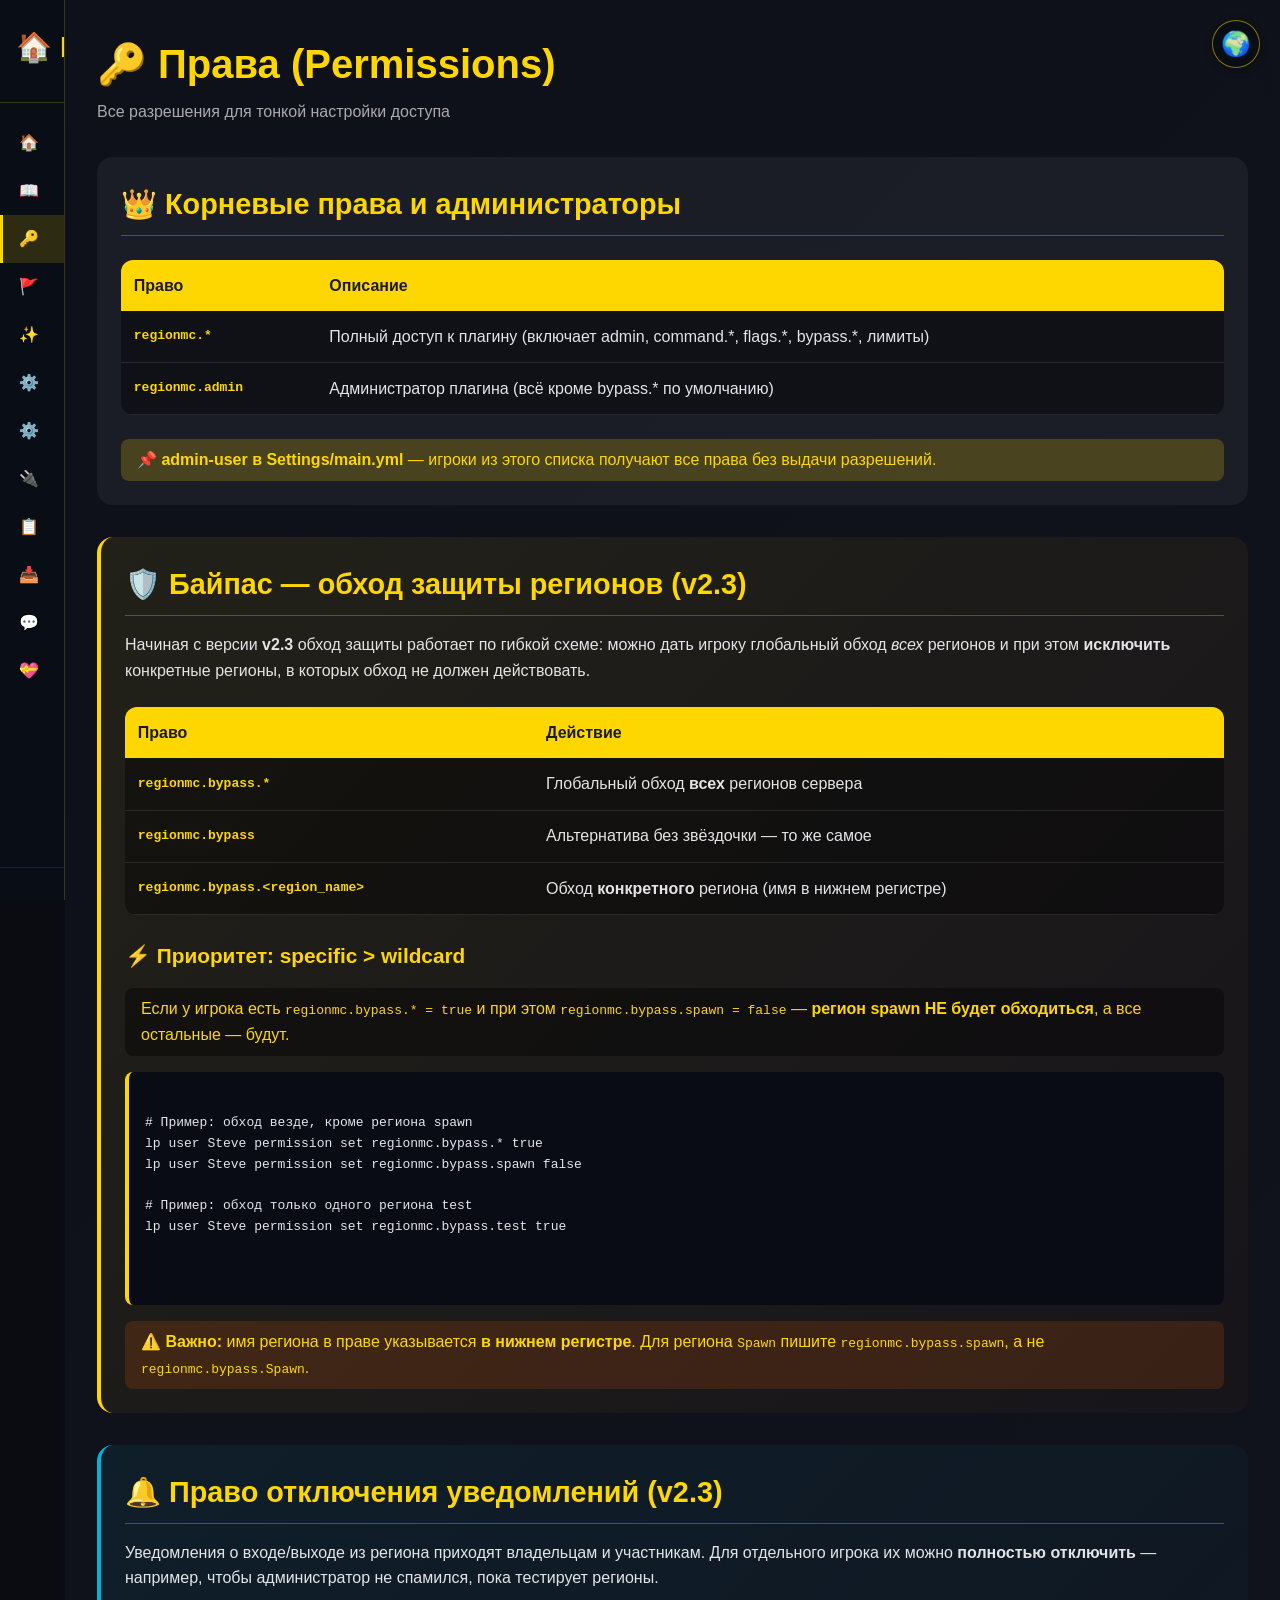
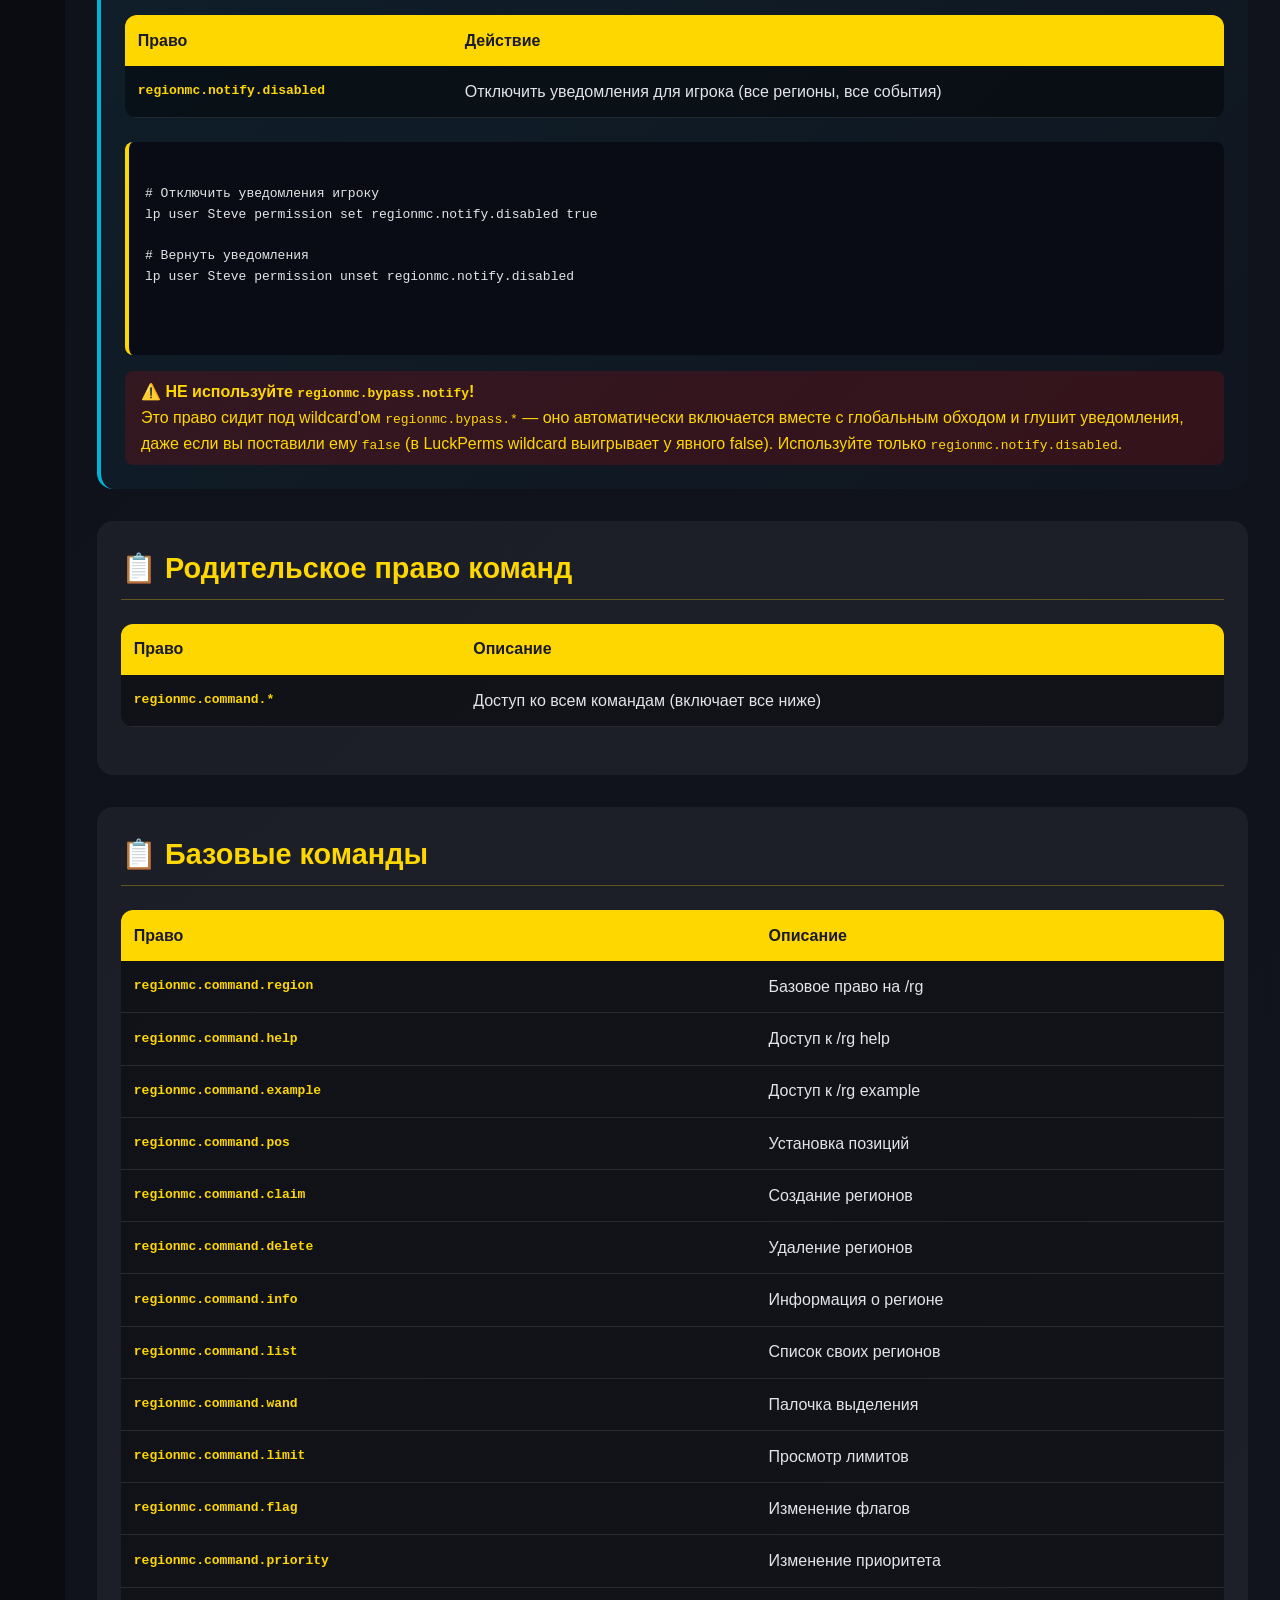
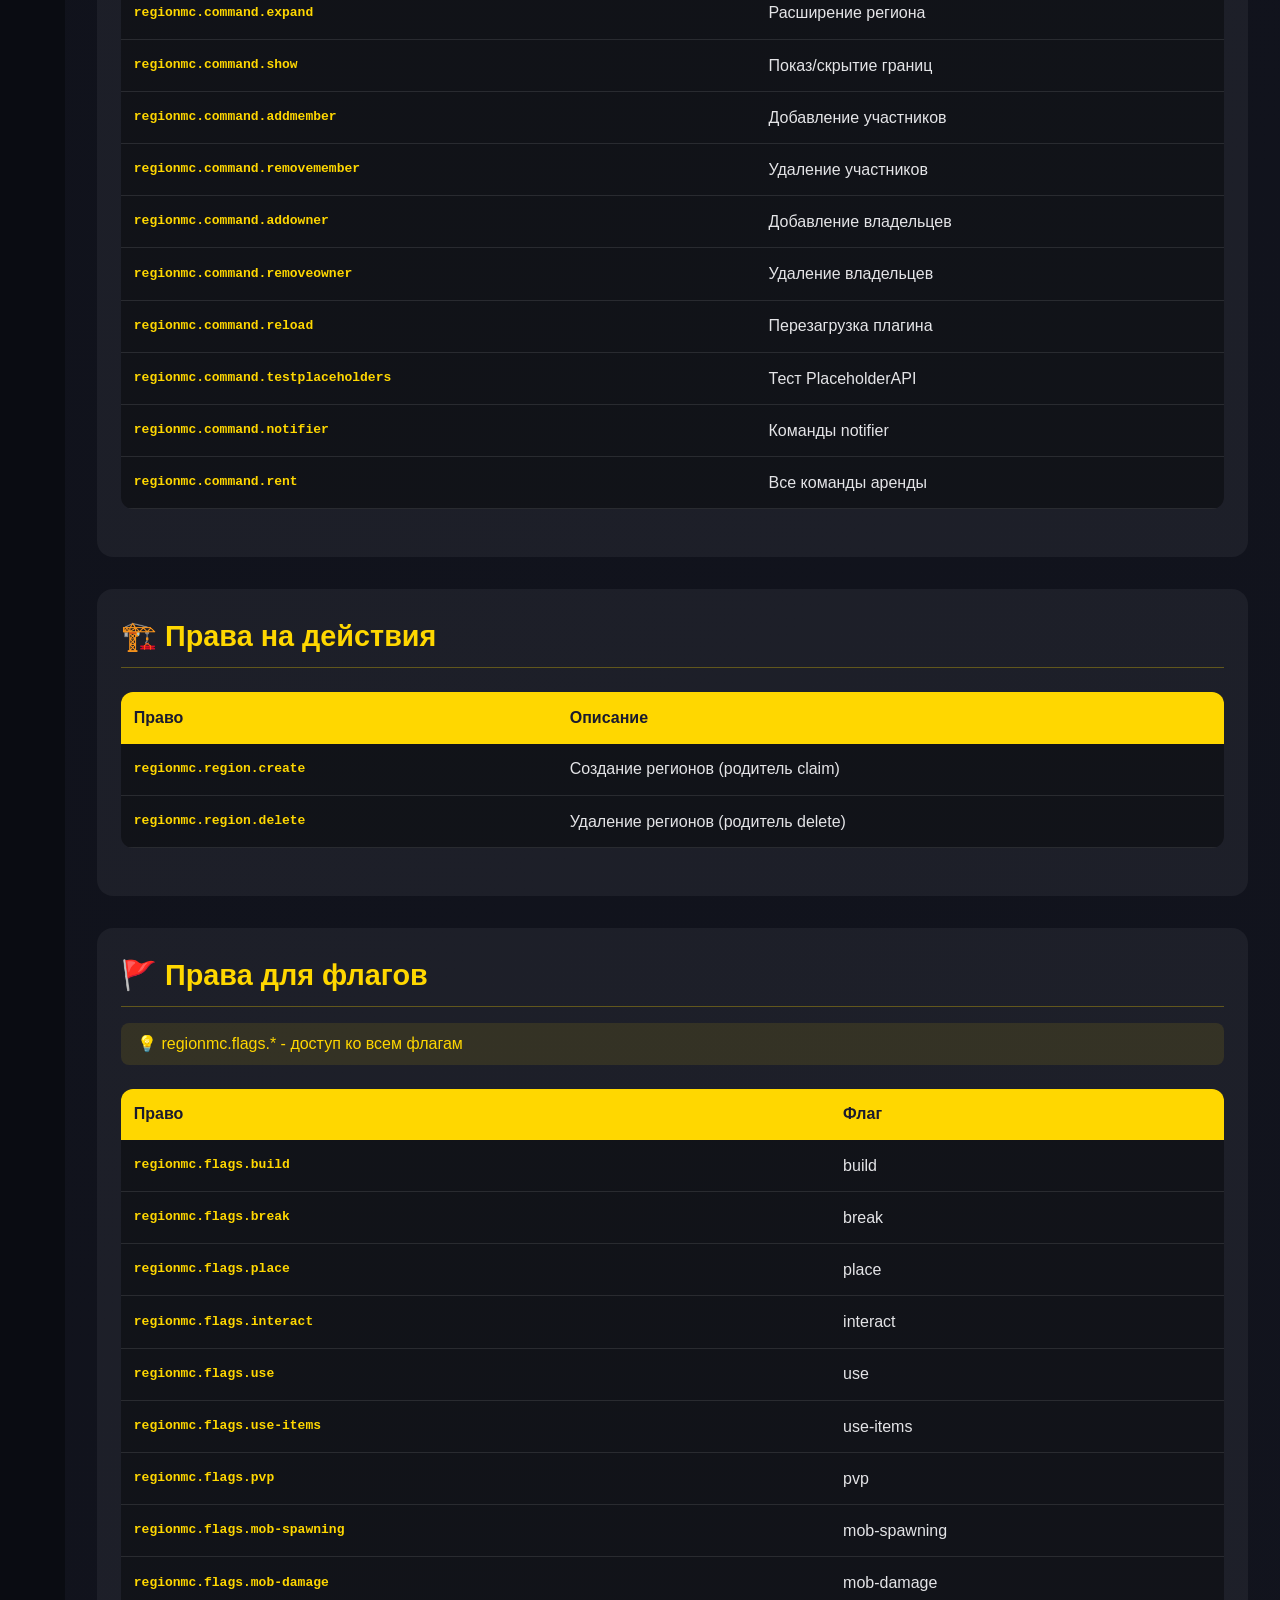
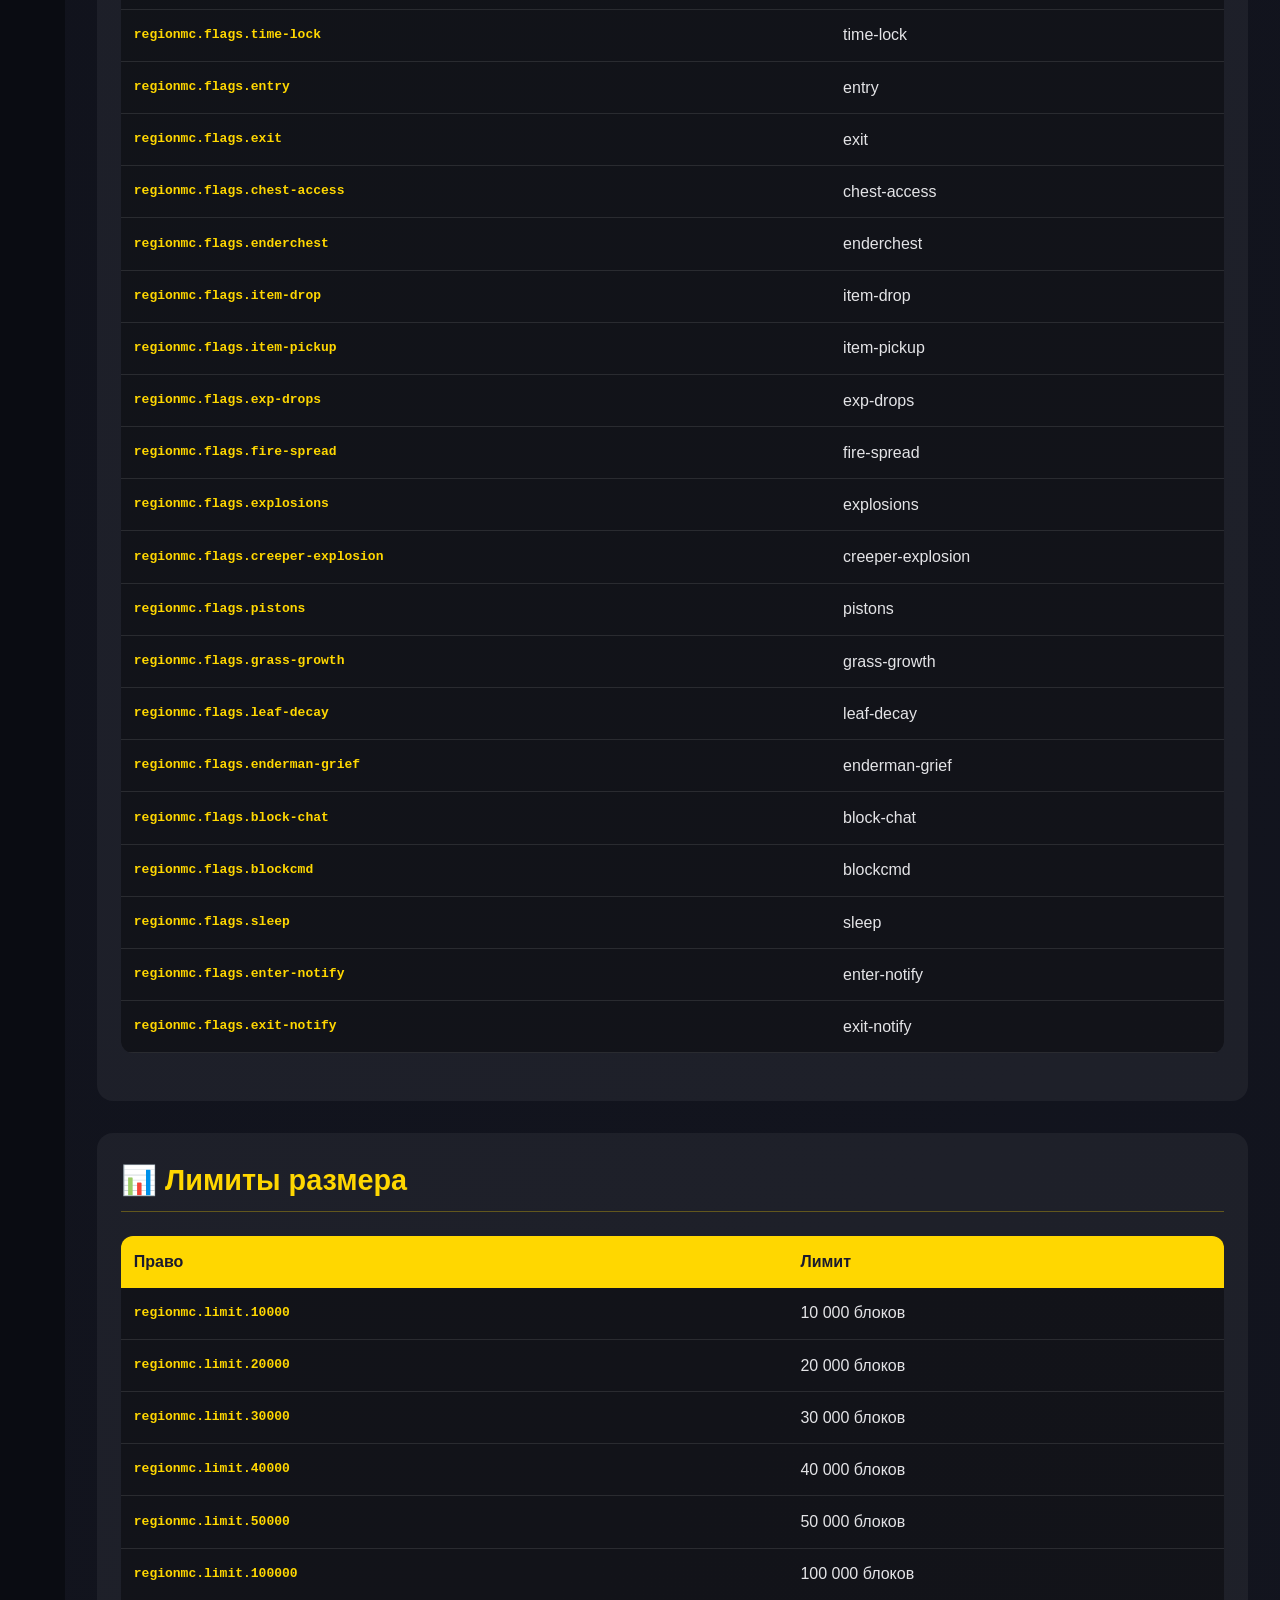
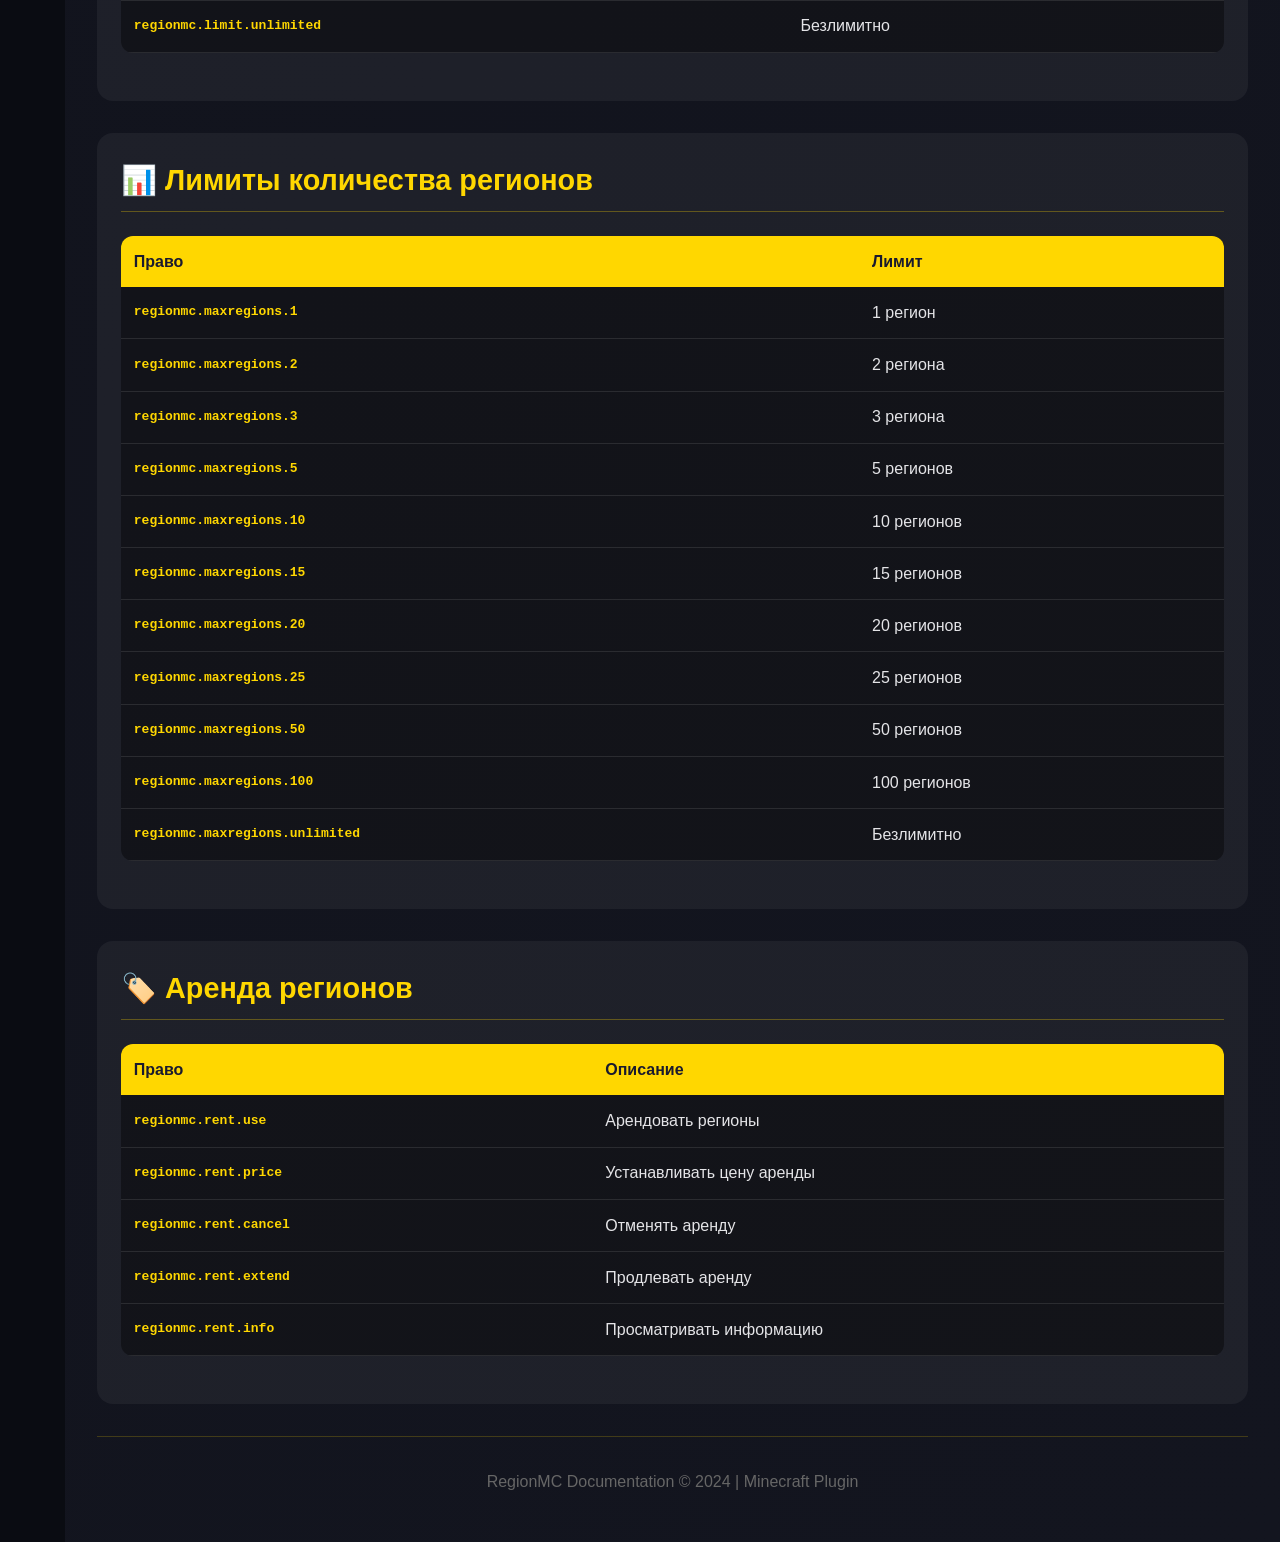
<file: main/permissions.html>
<!DOCTYPE html>
<!-- ============================================================ -->
<!-- RegionMC Documentation - Права (Permissions)                  -->
<!-- ============================================================ -->
<html lang="ru">
<head>
    <meta charset="UTF-8">
    <title>Права RegionMC</title>
    <link rel="stylesheet" href="../ui/css/style.css">
    <link rel="icon" type="image/png" href="../icon.png">
    <meta name="viewport" content="width=device-width, initial-scale=1.0, user-scalable=yes">
    <meta name="robots" content="noindex, nofollow">
</head>
<body>

<div class="language-switcher">
    <div class="lang-btn">🌍</div>
    <div class="lang-dropdown">
        <a href="#" data-lang="ru" class="active-lang">🇷🇺 Русский</a>
        <a href="#" data-lang="en">🇬🇧 English</a>
    </div>
</div>

<div class="wiki-wrapper">
    <aside class="sidebar">
        <div class="sidebar-header">
            <a href="../index.html" class="sidebar-logo">🏠 RegionMC</a>
            <div class="sidebar-version">v2.3</div>
        </div>
        <nav class="sidebar-nav">
            <ul>
                <li><a href="../index.html">🏠 <span>Главная</span></a></li>
                <li><a href="commands.html">📖 <span>Команды</span></a></li>
                <li><a href="permissions.html" class="active">🔑 <span>Права</span></a></li>
                <li><a href="flags.html">🚩 <span>Флаги</span></a></li>
                <li><a href="examples.html">✨ <span>Примеры</span></a></li>
                <li><a href="features.html">⚙️ <span>Возможности</span></a></li>
                <li><a href="configuration.html">⚙️ <span>Конфигурация</span></a></li>
                <li><a href="placeholder.html">🔌 <span>PlaceholderAPI</span></a></li>
                <li><a href="changelog.html">📋 <span>История</span></a></li>
                <li><a href="downloads.html">📥 <span>Скачать</span></a></li>
                <li><a href="social.html">💬 <span>Соцсети</span></a></li>
                <li><a href="donate.html">💝 <span>Поддержать</span></a></li>
            </ul>
        </nav>
        <div class="sidebar-footer">
            <p>© 2024 RegionMC</p>
        </div>
    </aside>

    <main class="wiki-content">
        <div class="page-header">
            <h1>🔑 Права (Permissions)</h1>
            <p>Все разрешения для тонкой настройки доступа</p>
        </div>

        <!-- ROOT -->
        <div class="section-card">
            <h2>👑 Корневые права и администраторы</h2>
            <table class="data-table">
                <thead><tr><th>Право</th><th>Описание</th></tr></thead>
                <tbody>
                    <tr><td class="perm-name">regionmc.*</td><td>Полный доступ к плагину (включает admin, command.*, flags.*, bypass.*, лимиты)</td></tr>
                    <tr><td class="perm-name">regionmc.admin</td><td>Администратор плагина (всё кроме bypass.* по умолчанию)</td></tr>
                </tbody>
            </table>
            <div class="tip" style="background: rgba(255,215,0,0.2);">
                <strong>📌 admin-user в Settings/main.yml</strong> — игроки из этого списка получают все права без выдачи разрешений.
            </div>
        </div>

        <!-- ==================== BYPASS (обновлено) ==================== -->
        <div class="section-card" style="background: linear-gradient(135deg, rgba(255,215,0,0.08), rgba(255,100,0,0.03)); border-left: 4px solid #ffd700;">
            <h2>🛡️ Байпас — обход защиты регионов (v2.3)</h2>
            <p>
                Начиная с версии <strong>v2.3</strong> обход защиты работает по гибкой схеме:
                можно дать игроку глобальный обход <em>всех</em> регионов и при этом
                <strong>исключить</strong> конкретные регионы, в которых обход не должен действовать.
            </p>

            <table class="data-table">
                <thead><tr><th>Право</th><th>Действие</th></tr></thead>
                <tbody>
                    <tr>
                        <td class="perm-name">regionmc.bypass.*</td>
                        <td>Глобальный обход <strong>всех</strong> регионов сервера</td>
                    </tr>
                    <tr>
                        <td class="perm-name">regionmc.bypass</td>
                        <td>Альтернатива без звёздочки — то же самое</td>
                    </tr>
                    <tr>
                        <td class="perm-name">regionmc.bypass.&lt;region_name&gt;</td>
                        <td>Обход <strong>конкретного</strong> региона (имя в нижнем регистре)</td>
                    </tr>
                </tbody>
            </table>

            <h3 style="color:#ffd700; margin-top:1.5rem;">⚡ Приоритет: specific &gt; wildcard</h3>
            <div class="tip" style="background: rgba(0,0,0,0.4);">
                Если у игрока есть <code>regionmc.bypass.* = true</code> и при этом
                <code>regionmc.bypass.spawn = false</code> — <strong>регион spawn НЕ будет обходиться</strong>,
                а все остальные — будут.
            </div>

            <div class="code-block">
<pre>
# Пример: обход везде, кроме региона spawn
lp user Steve permission set regionmc.bypass.* true
lp user Steve permission set regionmc.bypass.spawn false

# Пример: обход только одного региона test
lp user Steve permission set regionmc.bypass.test true
</pre>
            </div>

            <div class="tip" style="background: rgba(255,100,0,0.15); border-left-color: #ff7b00;">
                <strong>⚠️ Важно:</strong> имя региона в праве указывается
                <strong>в нижнем регистре</strong>. Для региона <code>Spawn</code> пишите
                <code>regionmc.bypass.spawn</code>, а не <code>regionmc.bypass.Spawn</code>.
            </div>
        </div>

        <!-- ==================== УВЕДОМЛЕНИЯ ==================== -->
        <div class="section-card" style="background: linear-gradient(135deg, rgba(0,180,216,0.08), rgba(0,180,216,0.02)); border-left: 4px solid #00b4d8;">
            <h2>🔔 Право отключения уведомлений (v2.3)</h2>
            <p>
                Уведомления о входе/выходе из региона приходят владельцам и участникам.
                Для отдельного игрока их можно <strong>полностью отключить</strong> — например,
                чтобы администратор не спамился, пока тестирует регионы.
            </p>

            <table class="data-table">
                <thead><tr><th>Право</th><th>Действие</th></tr></thead>
                <tbody>
                    <tr>
                        <td class="perm-name">regionmc.notify.disabled</td>
                        <td>Отключить уведомления для игрока (все регионы, все события)</td>
                    </tr>
                </tbody>
            </table>

            <div class="code-block">
<pre>
# Отключить уведомления игроку
lp user Steve permission set regionmc.notify.disabled true

# Вернуть уведомления
lp user Steve permission unset regionmc.notify.disabled
</pre>
            </div>

            <div class="tip" style="background: rgba(255,0,0,0.15); border-left-color: #ff3b3b;">
                <strong>⚠️ НЕ используйте <code>regionmc.bypass.notify</code>!</strong><br>
                Это право сидит под wildcard'ом <code>regionmc.bypass.*</code> — оно
                автоматически включается вместе с глобальным обходом и глушит уведомления,
                даже если вы поставили ему <code>false</code> (в LuckPerms wildcard выигрывает
                у явного false). Используйте только <code>regionmc.notify.disabled</code>.
            </div>
        </div>

        <!-- COMMAND.* -->
        <div class="section-card">
            <h2>📋 Родительское право команд</h2>
            <table class="data-table">
                <thead><tr><th>Право</th><th>Описание</th></tr></thead>
                <tbody>
                    <tr><td class="perm-name">regionmc.command.*</td><td>Доступ ко всем командам (включает все ниже)</td></tr>
                </tbody>
            </table>
        </div>

        <!-- КОМАНДЫ -->
        <div class="section-card">
            <h2>📋 Базовые команды</h2>
            <table class="data-table">
                <thead><tr><th>Право</th><th>Описание</th></tr></thead>
                <tbody>
                    <tr><td class="perm-name">regionmc.command.region</td><td>Базовое право на /rg</td></tr>
                    <tr><td class="perm-name">regionmc.command.help</td><td>Доступ к /rg help</td></tr>
                    <tr><td class="perm-name">regionmc.command.example</td><td>Доступ к /rg example</td></tr>
                    <tr><td class="perm-name">regionmc.command.pos</td><td>Установка позиций</td></tr>
                    <tr><td class="perm-name">regionmc.command.claim</td><td>Создание регионов</td></tr>
                    <tr><td class="perm-name">regionmc.command.delete</td><td>Удаление регионов</td></tr>
                    <tr><td class="perm-name">regionmc.command.info</td><td>Информация о регионе</td></tr>
                    <tr><td class="perm-name">regionmc.command.list</td><td>Список своих регионов</td></tr>
                    <tr><td class="perm-name">regionmc.command.wand</td><td>Палочка выделения</td></tr>
                    <tr><td class="perm-name">regionmc.command.limit</td><td>Просмотр лимитов</td></tr>
                    <tr><td class="perm-name">regionmc.command.flag</td><td>Изменение флагов</td></tr>
                    <tr><td class="perm-name">regionmc.command.priority</td><td>Изменение приоритета</td></tr>
                    <tr><td class="perm-name">regionmc.command.expand</td><td>Расширение региона</td></tr>
                    <tr><td class="perm-name">regionmc.command.show</td><td>Показ/скрытие границ</td></tr>
                    <tr><td class="perm-name">regionmc.command.addmember</td><td>Добавление участников</td></tr>
                    <tr><td class="perm-name">regionmc.command.removemember</td><td>Удаление участников</td></tr>
                    <tr><td class="perm-name">regionmc.command.addowner</td><td>Добавление владельцев</td></tr>
                    <tr><td class="perm-name">regionmc.command.removeowner</td><td>Удаление владельцев</td></tr>
                    <tr><td class="perm-name">regionmc.command.reload</td><td>Перезагрузка плагина</td></tr>
                    <tr><td class="perm-name">regionmc.command.testplaceholders</td><td>Тест PlaceholderAPI</td></tr>
                    <tr><td class="perm-name">regionmc.command.notifier</td><td>Команды notifier</td></tr>
                    <tr><td class="perm-name">regionmc.command.rent</td><td>Все команды аренды</td></tr>
                </tbody>
            </table>
        </div>

        <!-- ДЕЙСТВИЯ -->
        <div class="section-card">
            <h2>🏗️ Права на действия</h2>
            <table class="data-table">
                <thead><tr><th>Право</th><th>Описание</th></tr></thead>
                <tbody>
                    <tr><td class="perm-name">regionmc.region.create</td><td>Создание регионов (родитель claim)</td></tr>
                    <tr><td class="perm-name">regionmc.region.delete</td><td>Удаление регионов (родитель delete)</td></tr>
                </tbody>
            </table>
        </div>

        <!-- ФЛАГИ -->
        <div class="section-card">
            <h2>🚩 Права для флагов</h2>
            <div class="tip">💡 regionmc.flags.* - доступ ко всем флагам</div>
            <table class="data-table">
                <thead><tr><th>Право</th><th>Флаг</th></tr></thead>
                <tbody>
                    <tr><td class="perm-name">regionmc.flags.build</td><td>build</td></tr>
                    <tr><td class="perm-name">regionmc.flags.break</td><td>break</td></tr>
                    <tr><td class="perm-name">regionmc.flags.place</td><td>place</td></tr>
                    <tr><td class="perm-name">regionmc.flags.interact</td><td>interact</td></tr>
                    <tr><td class="perm-name">regionmc.flags.use</td><td>use</td></tr>
                    <tr><td class="perm-name">regionmc.flags.use-items</td><td>use-items</td></tr>
                    <tr><td class="perm-name">regionmc.flags.pvp</td><td>pvp</td></tr>
                    <tr><td class="perm-name">regionmc.flags.mob-spawning</td><td>mob-spawning</td></tr>
                    <tr><td class="perm-name">regionmc.flags.mob-damage</td><td>mob-damage</td></tr>
                    <tr><td class="perm-name">regionmc.flags.time-lock</td><td>time-lock</td></tr>
                    <tr><td class="perm-name">regionmc.flags.entry</td><td>entry</td></tr>
                    <tr><td class="perm-name">regionmc.flags.exit</td><td>exit</td></tr>
                    <tr><td class="perm-name">regionmc.flags.chest-access</td><td>chest-access</td></tr>
                    <tr><td class="perm-name">regionmc.flags.enderchest</td><td>enderchest</td></tr>
                    <tr><td class="perm-name">regionmc.flags.item-drop</td><td>item-drop</td></tr>
                    <tr><td class="perm-name">regionmc.flags.item-pickup</td><td>item-pickup</td></tr>
                    <tr><td class="perm-name">regionmc.flags.exp-drops</td><td>exp-drops</td></tr>
                    <tr><td class="perm-name">regionmc.flags.fire-spread</td><td>fire-spread</td></tr>
                    <tr><td class="perm-name">regionmc.flags.explosions</td><td>explosions</td></tr>
                    <tr><td class="perm-name">regionmc.flags.creeper-explosion</td><td>creeper-explosion</td></tr>
                    <tr><td class="perm-name">regionmc.flags.pistons</td><td>pistons</td></tr>
                    <tr><td class="perm-name">regionmc.flags.grass-growth</td><td>grass-growth</td></tr>
                    <tr><td class="perm-name">regionmc.flags.leaf-decay</td><td>leaf-decay</td></tr>
                    <tr><td class="perm-name">regionmc.flags.enderman-grief</td><td>enderman-grief</td></tr>
                    <tr><td class="perm-name">regionmc.flags.block-chat</td><td>block-chat</td></tr>
                    <tr><td class="perm-name">regionmc.flags.blockcmd</td><td>blockcmd</td></tr>
                    <tr><td class="perm-name">regionmc.flags.sleep</td><td>sleep</td></tr>
                    <tr><td class="perm-name">regionmc.flags.enter-notify</td><td>enter-notify</td></tr>
                    <tr><td class="perm-name">regionmc.flags.exit-notify</td><td>exit-notify</td></tr>
                </tbody>
            </table>
        </div>

        <!-- ЛИМИТЫ РАЗМЕРА -->
        <div class="section-card">
            <h2>📊 Лимиты размера</h2>
            <table class="data-table">
                <thead><tr><th>Право</th><th>Лимит</th></tr></thead>
                <tbody>
                    <tr><td class="perm-name">regionmc.limit.10000</td><td>10 000 блоков</td></tr>
                    <tr><td class="perm-name">regionmc.limit.20000</td><td>20 000 блоков</td></tr>
                    <tr><td class="perm-name">regionmc.limit.30000</td><td>30 000 блоков</td></tr>
                    <tr><td class="perm-name">regionmc.limit.40000</td><td>40 000 блоков</td></tr>
                    <tr><td class="perm-name">regionmc.limit.50000</td><td>50 000 блоков</td></tr>
                    <tr><td class="perm-name">regionmc.limit.100000</td><td>100 000 блоков</td></tr>
                    <tr><td class="perm-name">regionmc.limit.unlimited</td><td>Безлимитно</td></tr>
                </tbody>
            </table>
        </div>

        <!-- ЛИМИТЫ КОЛИЧЕСТВА -->
        <div class="section-card">
            <h2>📊 Лимиты количества регионов</h2>
            <table class="data-table">
                <thead><tr><th>Право</th><th>Лимит</th></tr></thead>
                <tbody>
                    <tr><td class="perm-name">regionmc.maxregions.1</td><td>1 регион</td></tr>
                    <tr><td class="perm-name">regionmc.maxregions.2</td><td>2 региона</td></tr>
                    <tr><td class="perm-name">regionmc.maxregions.3</td><td>3 региона</td></tr>
                    <tr><td class="perm-name">regionmc.maxregions.5</td><td>5 регионов</td></tr>
                    <tr><td class="perm-name">regionmc.maxregions.10</td><td>10 регионов</td></tr>
                    <tr><td class="perm-name">regionmc.maxregions.15</td><td>15 регионов</td></tr>
                    <tr><td class="perm-name">regionmc.maxregions.20</td><td>20 регионов</td></tr>
                    <tr><td class="perm-name">regionmc.maxregions.25</td><td>25 регионов</td></tr>
                    <tr><td class="perm-name">regionmc.maxregions.50</td><td>50 регионов</td></tr>
                    <tr><td class="perm-name">regionmc.maxregions.100</td><td>100 регионов</td></tr>
                    <tr><td class="perm-name">regionmc.maxregions.unlimited</td><td>Безлимитно</td></tr>
                </tbody>
            </table>
        </div>

        <!-- АРЕНДА -->
        <div class="section-card">
            <h2>🏷️ Аренда регионов</h2>
            <table class="data-table">
                <thead><tr><th>Право</th><th>Описание</th></tr></thead>
                <tbody>
                    <tr><td class="perm-name">regionmc.rent.use</td><td>Арендовать регионы</td></tr>
                    <tr><td class="perm-name">regionmc.rent.price</td><td>Устанавливать цену аренды</td></tr>
                    <tr><td class="perm-name">regionmc.rent.cancel</td><td>Отменять аренду</td></tr>
                    <tr><td class="perm-name">regionmc.rent.extend</td><td>Продлевать аренду</td></tr>
                    <tr><td class="perm-name">regionmc.rent.info</td><td>Просматривать информацию</td></tr>
                </tbody>
            </table>
        </div>

        <div class="wiki-footer">
            <p>RegionMC Documentation © 2024 | Minecraft Plugin</p>
        </div>
    </main>
</div>

<script src="../ui/js/main.js"></script>
</body>
</html>
</file>
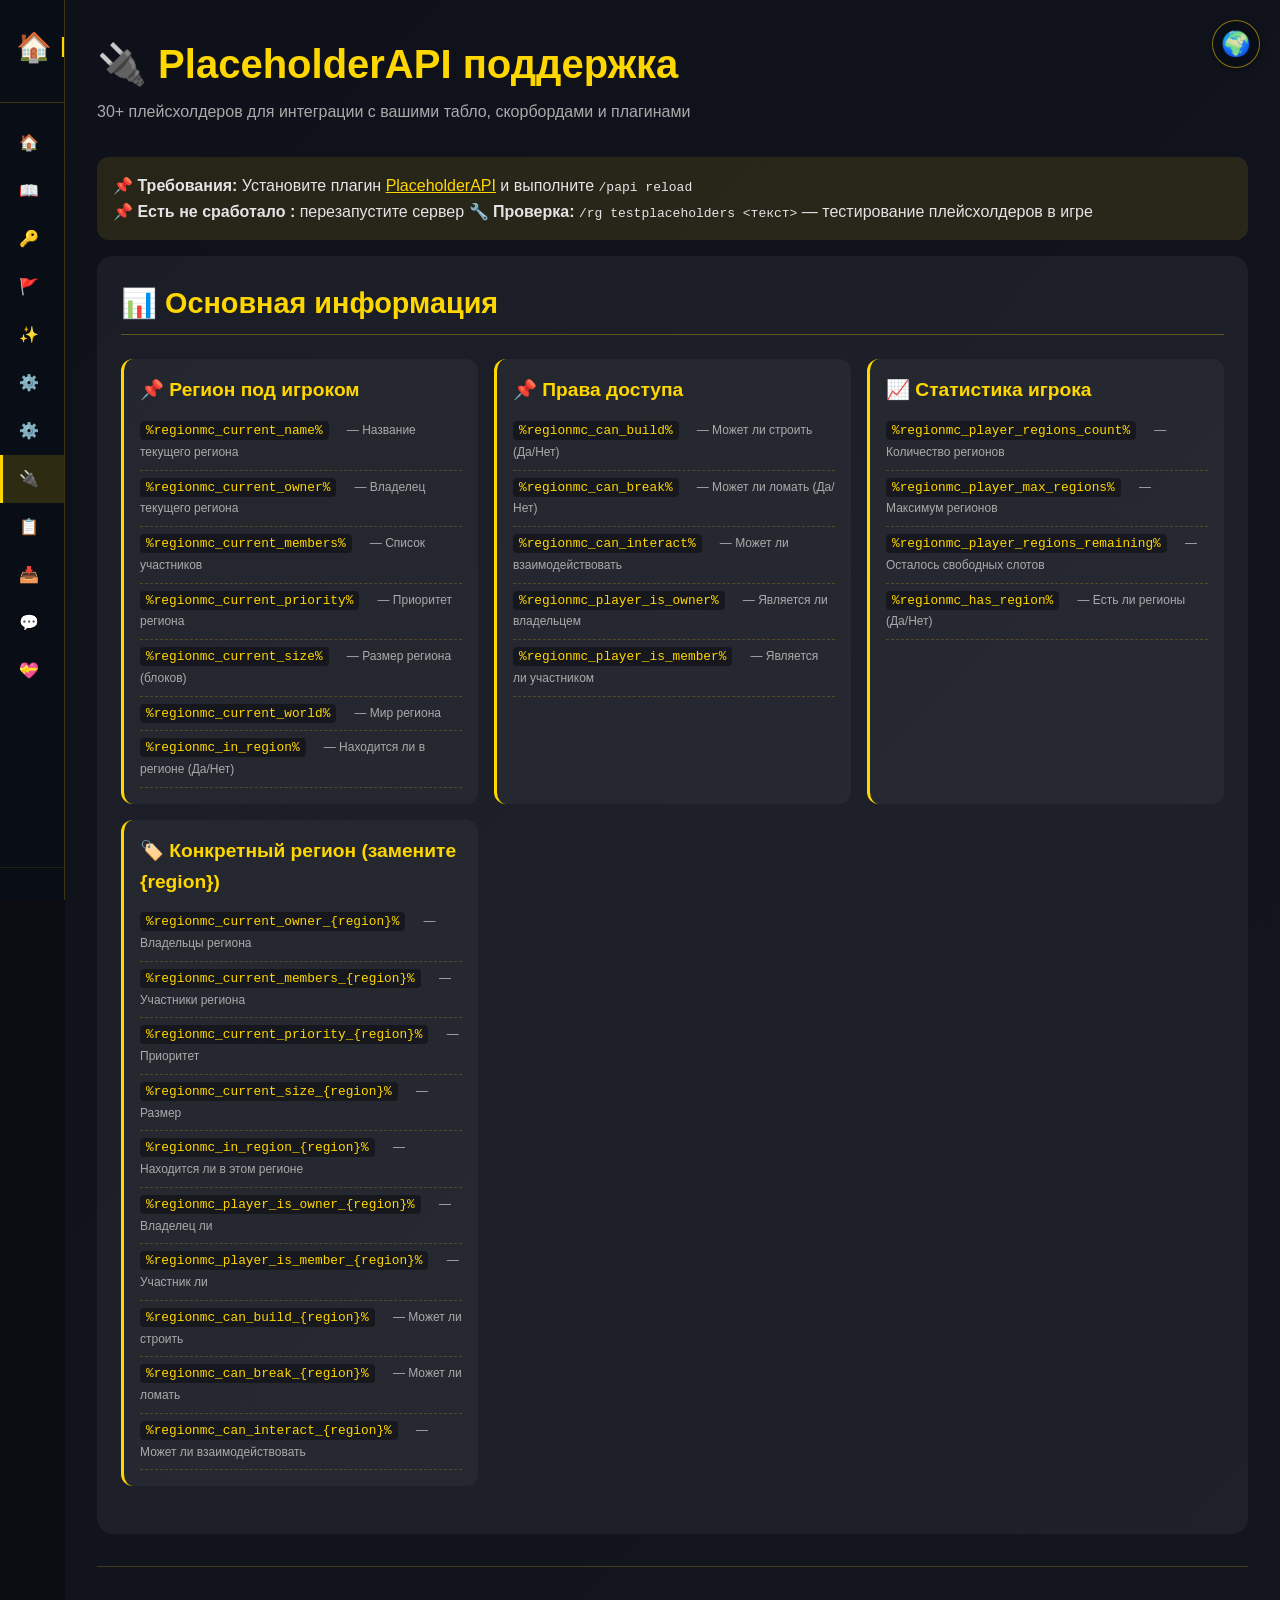
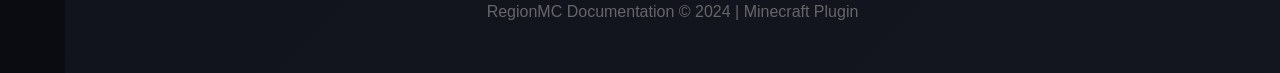
<file: main/placeholder.html>
<!DOCTYPE html>
<!-- ============================================================ -->
<!-- RegionMC Documentation - PlaceholderAPI поддержка             -->
<!-- ============================================================ -->
<html lang="ru">
<head>
    <meta charset="UTF-8">
    <title>PlaceholderAPI | RegionMC</title>
    <link rel="stylesheet" href="../ui/css/style.css">
    <link rel="icon" type="image/png" href="../icon.png">
    <meta name="viewport" content="width=device-width, initial-scale=1.0, user-scalable=yes">
    <meta name="robots" content="noindex, nofollow">
    <style>
        .placeholder-grid {
            display: grid;
            grid-template-columns: repeat(auto-fit, minmax(300px, 1fr));
            gap: 1rem;
            margin: 1.5rem 0;
        }
        .placeholder-category {
            background: rgba(255,255,255,0.04);
            border-radius: 12px;
            padding: 1rem;
            border-left: 3px solid #ffd700;
        }
        .placeholder-category h3 {
            margin-top: 0;
            font-size: 1.2rem;
        }
        .placeholder-list {
            list-style: none;
            padding-left: 0;
        }
        .placeholder-list li {
            font-family: 'Courier New', monospace;
            font-size: 0.85rem;
            padding: 6px 0;
            border-bottom: 1px dashed rgba(255,215,0,0.2);
            color: #ddd;
        }
        .placeholder-list li code {
            color: #ffd700;
            background: rgba(0,0,0,0.4);
            padding: 2px 6px;
            border-radius: 4px;
            font-size: 0.8rem;
        }
        .placeholder-desc {
            color: #aaa;
            font-size: 0.75rem;
            margin-left: 10px;
            font-family: sans-serif;
        }
        .info-note {
            background: rgba(255,215,0,0.1);
            border-radius: 12px;
            padding: 1rem;
            margin: 1rem 0;
        }
    </style>
</head>
<body>

<div class="language-switcher">
    <div class="lang-btn">🌍</div>
    <div class="lang-dropdown">
        <a href="#" data-lang="ru" class="active-lang">🇷🇺 Русский</a>
        <a href="#" data-lang="en">🇬🇧 English</a>
    </div>
</div>

<div class="wiki-wrapper">
    <aside class="sidebar">
        <div class="sidebar-header">
            <a href="../index.html" class="sidebar-logo">🏠 RegionMC</a>
            <div class="sidebar-version">v2.1</div>
        </div>
        <nav class="sidebar-nav">
            <ul>
                <li><a href="../index.html">🏠 <span>Главная</span></a></li>
                <li><a href="commands.html">📖 <span>Команды</span></a></li>
                <li><a href="permissions.html">🔑 <span>Права</span></a></li>
                <li><a href="flags.html">🚩 <span>Флаги</span></a></li>
                <li><a href="examples.html">✨ <span>Примеры</span></a></li>
                <li><a href="features.html">⚙️ <span>Возможности</span></a></li>
                <li><a href="configuration.html">⚙️ <span>Конфигурация</span></a></li>
                <li><a href="placeholder.html" class="active">🔌 <span>PlaceholderAPI</span></a></li>
                <li><a href="changelog.html">📋 <span>История</span></a></li>
                <li><a href="downloads.html">📥 <span>Скачать</span></a></li>
                <li><a href="social.html">💬 <span>Соцсети</span></a></li>
                <li><a href="donate.html">💝 <span>Поддержать</span></a></li>
            </ul>
        </nav>
        <div class="sidebar-footer">
            <p>© 2024 RegionMC</p>
        </div>
    </aside>
    
    <main class="wiki-content">
        <div class="page-header">
            <h1>🔌 PlaceholderAPI поддержка</h1>
            <p>30+ плейсхолдеров для интеграции с вашими табло, скорбордами и плагинами</p>
        </div>
        
        <div class="info-note">
            <strong>📌 Требования:</strong> Установите плагин <a href="https://www.spigotmc.org/resources/6245/" target="_blank" style="color:#ffd700;">PlaceholderAPI</a> и выполните <code>/papi reload</code><br>
            <strong>📌 Есть не сработало :</strong> перезапустите сервер  </a>
            <strong>🔧 Проверка:</strong> <code>/rg testplaceholders &lt;текст&gt;</code> — тестирование плейсхолдеров в игре
        </div>
        
        <!-- ==================== ОСНОВНЫЕ ПЛЕЙСХОЛДЕРЫ ==================== -->
        <div class="section-card">
            <h2>📊 Основная информация</h2>
            <div class="placeholder-grid">
                <div class="placeholder-category">
                    <h3>📌 Регион под игроком</h3>
                    <ul class="placeholder-list">
                        <li><code>%regionmc_current_name%</code> <span class="placeholder-desc">— Название текущего региона</span></li>
                        <li><code>%regionmc_current_owner%</code> <span class="placeholder-desc">— Владелец текущего региона</span></li>
                        <li><code>%regionmc_current_members%</code> <span class="placeholder-desc">— Список участников</span></li>
                        <li><code>%regionmc_current_priority%</code> <span class="placeholder-desc">— Приоритет региона</span></li>
                        <li><code>%regionmc_current_size%</code> <span class="placeholder-desc">— Размер региона (блоков)</span></li>
                        <li><code>%regionmc_current_world%</code> <span class="placeholder-desc">— Мир региона</span></li>
                        <li><code>%regionmc_in_region%</code> <span class="placeholder-desc">— Находится ли в регионе (Да/Нет)</span></li>
                    </ul>
                </div>
                <div class="placeholder-category">
                    <h3>📌 Права доступа</h3>
                    <ul class="placeholder-list">
                        <li><code>%regionmc_can_build%</code> <span class="placeholder-desc">— Может ли строить (Да/Нет)</span></li>
                        <li><code>%regionmc_can_break%</code> <span class="placeholder-desc">— Может ли ломать (Да/Нет)</span></li>
                        <li><code>%regionmc_can_interact%</code> <span class="placeholder-desc">— Может ли взаимодействовать</span></li>
                        <li><code>%regionmc_player_is_owner%</code> <span class="placeholder-desc">— Является ли владельцем</span></li>
                        <li><code>%regionmc_player_is_member%</code> <span class="placeholder-desc">— Является ли участником</span></li>
                    </ul>
                </div>
                <div class="placeholder-category">
                    <h3>📈 Статистика игрока</h3>
                    <ul class="placeholder-list">
                        <li><code>%regionmc_player_regions_count%</code> <span class="placeholder-desc">— Количество регионов</span></li>
                        <li><code>%regionmc_player_max_regions%</code> <span class="placeholder-desc">— Максимум регионов</span></li>
                        <li><code>%regionmc_player_regions_remaining%</code> <span class="placeholder-desc">— Осталось свободных слотов</span></li>
                        <li><code>%regionmc_has_region%</code> <span class="placeholder-desc">— Есть ли регионы (Да/Нет)</span></li>
                    </ul>
                </div>
                <div class="placeholder-category">
                    <h3>🏷️ Конкретный регион (замените {region})</h3>
                    <ul class="placeholder-list">
                        <li><code>%regionmc_current_owner_{region}%</code> <span class="placeholder-desc">— Владельцы региона</span></li>
                        <li><code>%regionmc_current_members_{region}%</code> <span class="placeholder-desc">— Участники региона</span></li>
                        <li><code>%regionmc_current_priority_{region}%</code> <span class="placeholder-desc">— Приоритет</span></li>
                        <li><code>%regionmc_current_size_{region}%</code> <span class="placeholder-desc">— Размер</span></li>
                        <li><code>%regionmc_in_region_{region}%</code> <span class="placeholder-desc">— Находится ли в этом регионе</span></li>
                        <li><code>%regionmc_player_is_owner_{region}%</code> <span class="placeholder-desc">— Владелец ли</span></li>
                        <li><code>%regionmc_player_is_member_{region}%</code> <span class="placeholder-desc">— Участник ли</span></li>
                        <li><code>%regionmc_can_build_{region}%</code> <span class="placeholder-desc">— Может ли строить</span></li>
                        <li><code>%regionmc_can_break_{region}%</code> <span class="placeholder-desc">— Может ли ломать</span></li>
                        <li><code>%regionmc_can_interact_{region}%</code> <span class="placeholder-desc">— Может ли взаимодействовать</span></li>
                    </ul>
                </div>
            </div>
        </div>
        
        <div class="wiki-footer">
            <p>RegionMC Documentation © 2024 | Minecraft Plugin</p>
        </div>
    </main>
</div>

<script src="../ui/js/main.js"></script>
</body>
</html>
</file>
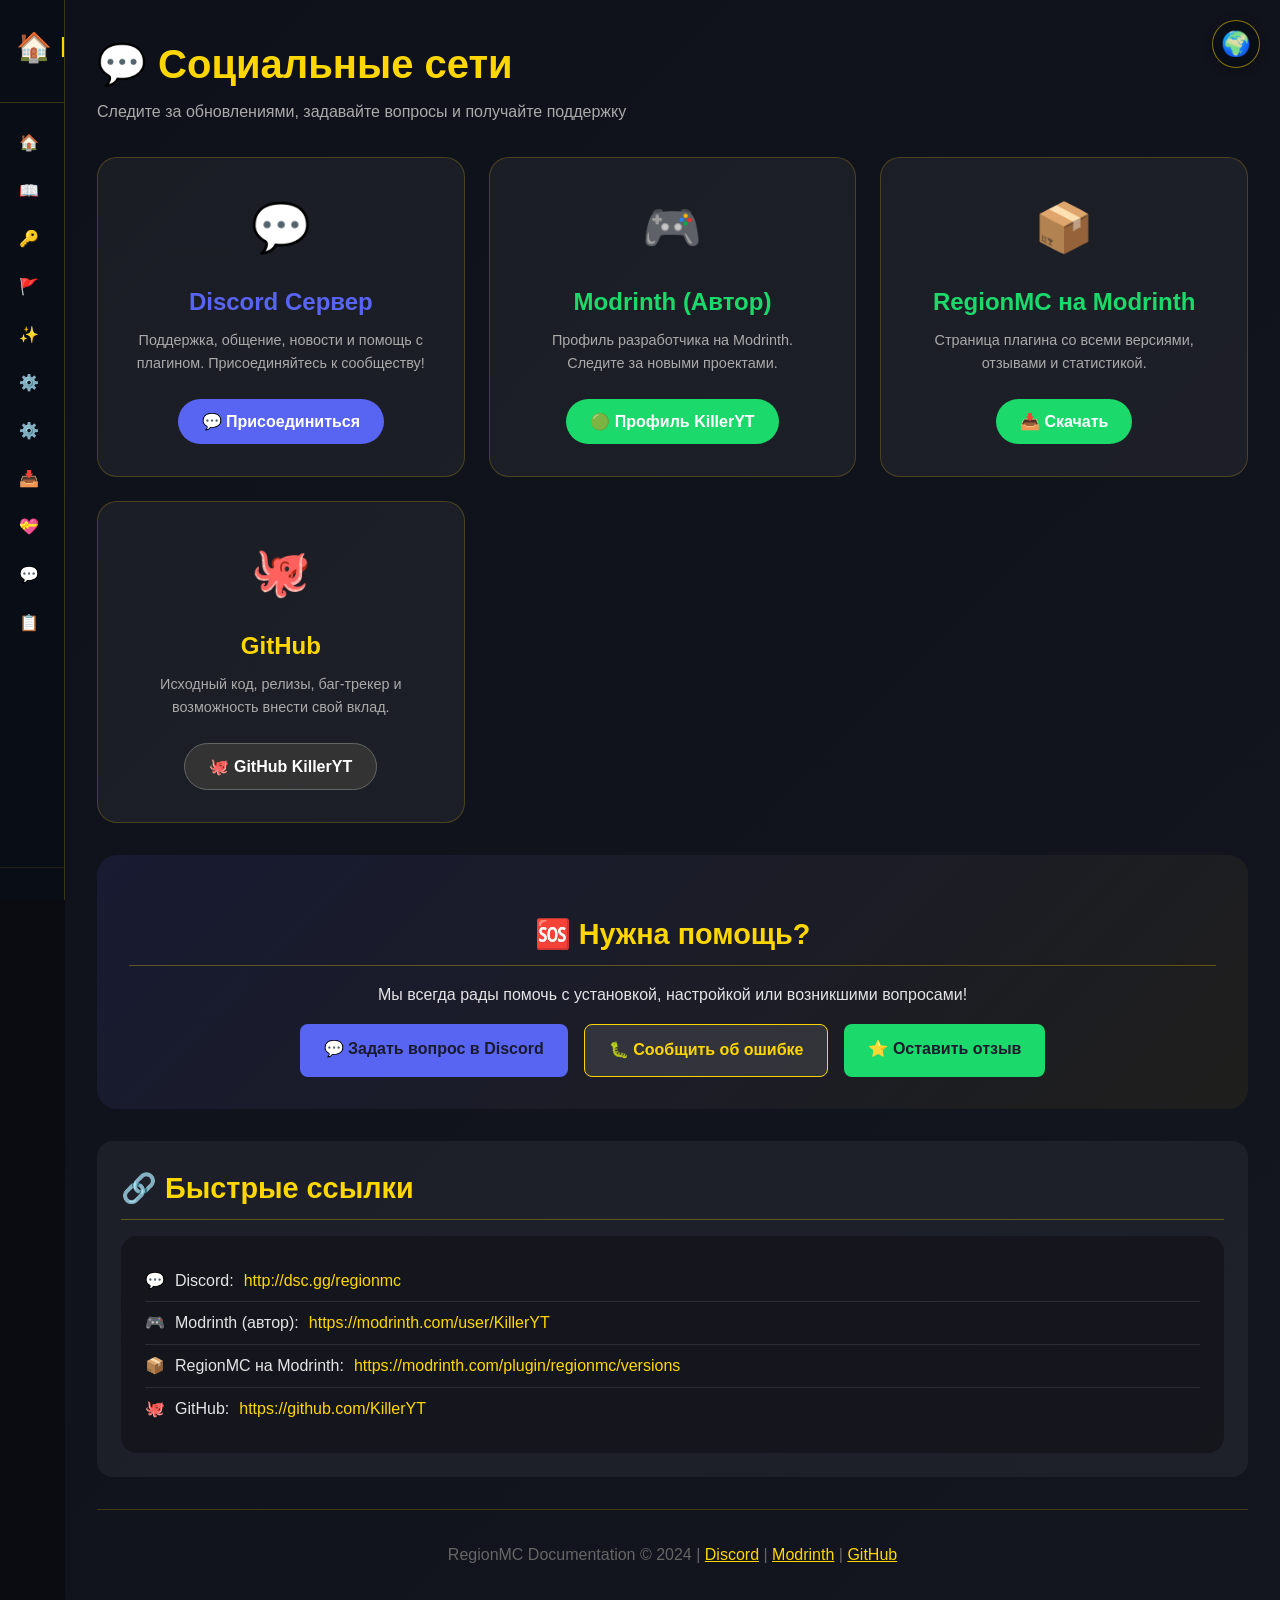
<file: main/social.html>
<!DOCTYPE html>
<!-- ============================================================ -->
<!-- RegionMC Documentation - Социальные сети                      -->
<!-- ============================================================ -->
<html lang="ru">
<head>
    <meta charset="UTF-8">
    <title>Социальные сети RegionMC</title>
    <link rel="stylesheet" href="../ui/css/style.css">
    <link rel="icon" type="image/png" href="../icon.png">
    <meta name="viewport" content="width=device-width, initial-scale=1.0, user-scalable=yes">
    <meta name="robots" content="noindex, nofollow">
    <style>
        .social-grid {
            display: grid;
            grid-template-columns: repeat(auto-fit, minmax(280px, 1fr));
            gap: 1.5rem;
            margin: 2rem 0;
        }
        .social-card {
            background: rgba(255,255,255,0.05);
            border-radius: 20px;
            padding: 2rem;
            text-align: center;
            transition: all 0.3s ease;
            border: 1px solid rgba(255,215,0,0.2);
        }
        .social-card:hover {
            transform: translateY(-5px);
            border-color: #ffd700;
            background: rgba(255,215,0,0.05);
        }
        .social-icon {
            font-size: 3rem;
            margin-bottom: 1rem;
        }
        .social-card h3 {
            color: #ffd700;
            font-size: 1.5rem;
            margin-bottom: 0.5rem;
        }
        .social-card p {
            color: #aaa;
            margin-bottom: 1.5rem;
            font-size: 0.9rem;
        }
        .social-btn {
            display: inline-block;
            padding: 0.6rem 1.5rem;
            border-radius: 50px;
            text-decoration: none;
            font-weight: bold;
            transition: all 0.2s;
        }
        .social-btn-discord { background: #5865F2; color: white; }
        .social-btn-discord:hover { background: #4752c4; transform: scale(1.05); }
        .social-btn-modrinth { background: #1bd96a; color: white; }
        .social-btn-modrinth:hover { background: #15b856; transform: scale(1.05); }
        .social-btn-github { background: #333; color: white; border: 1px solid #666; }
        .social-btn-github:hover { background: #444; transform: scale(1.05); }
        .help-section {
            background: linear-gradient(135deg, rgba(88,101,242,0.1), rgba(255,215,0,0.05));
            border-radius: 20px;
            padding: 2rem;
            text-align: center;
            margin: 2rem 0;
        }
        .quick-links {
            background: rgba(0,0,0,0.3);
            border-radius: 16px;
            padding: 1.5rem;
            margin-top: 1rem;
        }
        .quick-link-item {
            display: flex;
            align-items: center;
            gap: 10px;
            padding: 8px 0;
            border-bottom: 1px solid rgba(255,255,255,0.1);
        }
        .quick-link-item:last-child { border-bottom: none; }
        .quick-link-item a { color: #ffd700; text-decoration: none; }
        .quick-link-item a:hover { text-decoration: underline; }
    </style>
</head>
<body>

<div class="language-switcher">
    <div class="lang-btn">🌍</div>
    <div class="lang-dropdown">
        <a href="#" data-lang="ru" class="active-lang">🇷🇺 Русский</a>
        <a href="#" data-lang="en">🇬🇧 English</a>
    </div>
</div>

<div class="wiki-wrapper">
    <aside class="sidebar">
        <div class="sidebar-header">
            <a href="../index.html" class="sidebar-logo">🏠 RegionMC</a>
            <div class="sidebar-version">v2.1</div>
        </div>
        <nav class="sidebar-nav">
            <ul>
                <li><a href="../index.html">🏠 <span>Главная</span></a></li>
                <li><a href="commands.html">📖 <span>Команды</span></a></li>
                <li><a href="permissions.html">🔑 <span>Права</span></a></li>
                <li><a href="flags.html">🚩 <span>Флаги</span></a></li>
                <li><a href="examples.html">✨ <span>Примеры</span></a></li>
                <li><a href="features.html">⚙️ <span>Возможности</span></a></li>
                <li><a href="configuration.html">⚙️ <span>Конфигурация</span></a></li>
                <li><a href="downloads.html">📥 <span>Скачать</span></a></li>
                <li><a href="donate.html">💝 <span>Поддержать</span></a></li>
                <li><a href="social.html">💬 <span>Соцсети</span></a></li>
                <li><a href="changelog.html">📋 <span>История</span></a></li>
            </ul>
        </nav>
        <div class="sidebar-footer">
            <p>© 2024 RegionMC</p>
        </div>
    </aside>
    
    <main class="wiki-content">
        <div class="page-header">
            <h1>💬 Социальные сети</h1>
            <p>Следите за обновлениями, задавайте вопросы и получайте поддержку</p>
        </div>
        
        <!-- ==================== СЕТКА СОЦСЕТЕЙ ==================== -->
        <div class="social-grid">
            
            <!-- Discord -->
            <div class="social-card">
                <div class="social-icon">💬</div>
                <h3 style="color:#5865F2;">Discord Сервер</h3>
                <p>Поддержка, общение, новости и помощь с плагином. Присоединяйтесь к сообществу!</p>
                <a href="http://dsc.gg/regionmc" target="_blank" class="social-btn social-btn-discord">💬 Присоединиться</a>
            </div>
            
            <!-- Modrinth Автор -->
            <div class="social-card">
                <div class="social-icon">🎮</div>
                <h3 style="color:#1bd96a;">Modrinth (Автор)</h3>
                <p>Профиль разработчика на Modrinth. Следите за новыми проектами.</p>
                <a href="https://modrinth.com/user/KillerYT" target="_blank" class="social-btn social-btn-modrinth">🟢 Профиль KillerYT</a>
            </div>
            
            <!-- RegionMC на Modrinth -->
            <div class="social-card">
                <div class="social-icon">📦</div>
                <h3 style="color:#1bd96a;">RegionMC на Modrinth</h3>
                <p>Страница плагина со всеми версиями, отзывами и статистикой.</p>
                <a href="https://modrinth.com/plugin/regionmc/versions" target="_blank" class="social-btn social-btn-modrinth">📥 Скачать</a>
            </div>
            
            <!-- GitHub -->
            <div class="social-card">
                <div class="social-icon">🐙</div>
                <h3>GitHub</h3>
                <p>Исходный код, релизы, баг-трекер и возможность внести свой вклад.</p>
                <a href="https://github.com/livxbox5" target="_blank" class="social-btn social-btn-github">🐙 GitHub KillerYT</a>
            </div>
            
        </div>
        
        <!-- ==================== БЛОК ПОМОЩИ ==================== -->
        <div class="help-section">
            <h2>🆘 Нужна помощь?</h2>
            <p>Мы всегда рады помочь с установкой, настройкой или возникшими вопросами!</p>
            <div style="display: flex; gap: 1rem; justify-content: center; flex-wrap: wrap; margin-top: 1rem;">
                <a href="http://dsc.gg/regionmc" target="_blank" class="btn btn-primary" style="background:#5865F2;">💬 Задать вопрос в Discord</a>
                <a href="https://github.com/KillerYT/RegionMC/issues" target="_blank" class="btn btn-secondary">🐛 Сообщить об ошибке</a>
                <a href="https://modrinth.com/plugin/regionmc" target="_blank" class="btn btn-primary" style="background:#1bd96a;">⭐ Оставить отзыв</a>
            </div>
        </div>
        
        <!-- ==================== БЫСТРЫЕ ССЫЛКИ ==================== -->
        <div class="section-card">
            <h2>🔗 Быстрые ссылки</h2>
            <div class="quick-links">
                <div class="quick-link-item">
                    <span>💬</span> Discord: <a href="http://dsc.gg/regionmc" target="_blank">http://dsc.gg/regionmc</a>
                </div>
                <div class="quick-link-item">
                    <span>🎮</span> Modrinth (автор): <a href="https://modrinth.com/user/KillerYT" target="_blank">https://modrinth.com/user/KillerYT</a>
                </div>
                <div class="quick-link-item">
                    <span>📦</span> RegionMC на Modrinth: <a href="https://modrinth.com/plugin/regionmc/versions" target="_blank">https://modrinth.com/plugin/regionmc/versions</a>
                </div>
                <div class="quick-link-item">
                    <span>🐙</span> GitHub: <a href="https://github.com/KillerYT" target="_blank">https://github.com/KillerYT</a>
                </div>
            </div>
        </div>
        
        <!-- ==================== ФУТЕР ==================== -->
        <div class="wiki-footer">
            <p>RegionMC Documentation © 2024 | <a href="http://dsc.gg/regionmc" style="color:#ffd700;">Discord</a> | <a href="https://modrinth.com/plugin/regionmc" style="color:#ffd700;">Modrinth</a> | <a href="https://github.com/KillerYT/RegionMC" style="color:#ffd700;">GitHub</a></p>
        </div>
    </main>
</div>

<script src="../ui/js/main.js"></script>
</body>
</html>
</file>
<file: ui/css/style.css>
/* ============================================================ */
/* RegionMC Documentation - Основные стили                        */
/* Версия: 2.0 - Исправлен переключатель языка                    */
/* ============================================================ */

/* ========== RESET & BASE ========== */
* {
    margin: 0;
    padding: 0;
    box-sizing: border-box;
}

body {
    font-family: 'Segoe UI', Tahoma, Geneva, Verdana, sans-serif;
    background: #0a0c12;
    color: #e4e4e7;
    line-height: 1.6;
}

/* ========== WIKI LAYOUT ========== */
.wiki-wrapper {
    display: flex;
    min-height: 100vh;
}

/* ========== SIDEBAR ========== */
.sidebar {
    width: 280px;
    background: rgba(10, 14, 23, 0.98);
    backdrop-filter: blur(4px);
    border-right: 1px solid rgba(255, 215, 0, 0.2);
    position: sticky;
    top: 0;
    height: 100vh;
    overflow-y: auto;
    display: flex;
    flex-direction: column;
    z-index: 100;
}

.sidebar-header {
    padding: 1.5rem 1rem;
    border-bottom: 1px solid rgba(255, 215, 0, 0.2);
    text-align: center;
}

.sidebar-logo {
    font-size: 1.8rem;
    font-weight: bold;
    color: #ffd700;
    text-decoration: none;
    display: block;
    margin-bottom: 0.5rem;
}

.sidebar-version {
    font-size: 0.8rem;
    color: #ffd700;
    background: rgba(255, 215, 0, 0.15);
    display: inline-block;
    padding: 0.2rem 0.6rem;
    border-radius: 20px;
}

.sidebar-nav {
    flex: 1;
    padding: 1rem 0;
}

.sidebar-nav ul {
    list-style: none;
}

.sidebar-nav li {
    margin: 0;
}

.sidebar-nav a {
    display: flex;
    align-items: center;
    gap: 12px;
    padding: 0.7rem 1.5rem;
    color: #ccc;
    text-decoration: none;
    transition: all 0.2s;
    border-left: 3px solid transparent;
    font-weight: 500;
}

.sidebar-nav a:hover {
    background: rgba(255, 215, 0, 0.1);
    color: #ffd700;
    border-left-color: #ffd700;
}

.sidebar-nav a.active {
    background: rgba(255, 215, 0, 0.15);
    color: #ffd700;
    border-left-color: #ffd700;
}

.sidebar-footer {
    padding: 1rem;
    text-align: center;
    font-size: 0.8rem;
    border-top: 1px solid rgba(255, 215, 0, 0.1);
    color: #666;
}

/* ========== MAIN CONTENT ========== */
.wiki-content {
    flex: 1;
    padding: 2rem;
    background: linear-gradient(135deg, #0f111a 0%, #13151f 100%);
}

/* ========== TYPOGRAPHY ========== */
h1, h2, h3 {
    color: #ffd700;
    font-weight: 600;
}

h1 {
    font-size: 2.5rem;
    margin-bottom: 0.5rem;
}

h2 {
    font-size: 1.8rem;
    margin: 1.5rem 0 1rem;
    border-bottom: 1px solid rgba(255, 215, 0, 0.3);
    padding-bottom: 0.5rem;
}

h3 {
    font-size: 1.3rem;
    margin: 1rem 0 0.5rem;
}

/* ========== HERO ========== */
.hero {
    text-align: center;
    padding: 2rem 1rem;
    background: rgba(0, 0, 0, 0.4);
    border-radius: 24px;
    margin-bottom: 2rem;
}

.hero h1 {
    font-size: 3rem;
    background: linear-gradient(135deg, #ffd700, #ffaa00);
    -webkit-background-clip: text;
    background-clip: text;
    color: transparent;
    margin-bottom: 0.5rem;
}

.tagline {
    font-size: 1.2rem;
    color: #aaa;
    margin-bottom: 1.5rem;
}

.hero-buttons {
    display: flex;
    gap: 1rem;
    justify-content: center;
    flex-wrap: wrap;
}

/* ========== BUTTONS ========== */
.btn {
    display: inline-block;
    padding: 0.8rem 1.5rem;
    border-radius: 8px;
    text-decoration: none;
    font-weight: bold;
    transition: all 0.2s;
}

.btn-primary {
    background: #ffd700;
    color: #1a1a2e;
}

.btn-primary:hover {
    background: #ffed4a;
    transform: translateY(-2px);
}

.btn-secondary {
    background: rgba(255,255,255,0.1);
    color: #ffd700;
    border: 1px solid #ffd700;
}

.btn-secondary:hover {
    background: rgba(255,215,0,0.2);
    transform: translateY(-2px);
}

/* ========== CARDS & GRID ========== */
.features-grid {
    display: grid;
    grid-template-columns: repeat(auto-fit, minmax(300px, 1fr));
    gap: 1.5rem;
    margin: 2rem 0;
}

.feature-card {
    background: rgba(255,255,255,0.05);
    padding: 1.5rem;
    border-radius: 16px;
    transition: 0.3s;
    border: 1px solid rgba(255,215,0,0.2);
}

.feature-card:hover {
    transform: translateY(-5px);
    background: rgba(255,255,255,0.1);
}

.feature-icon {
    font-size: 2.5rem;
    margin-bottom: 1rem;
}

.feature-card h3 {
    color: #ffd700;
    margin-bottom: 0.5rem;
}

.feature-card ul {
    margin-left: 1.2rem;
    color: #ccc;
}

/* ========== TABLES ========== */
.data-table {
    width: 100%;
    border-collapse: collapse;
    margin: 1.5rem 0;
    background: rgba(0,0,0,0.4);
    border-radius: 12px;
    overflow: hidden;
}

.data-table th {
    background: #ffd700;
    color: #1a1a2e;
    padding: 0.8rem;
    text-align: left;
    font-weight: bold;
}

.data-table td {
    padding: 0.8rem;
    border-bottom: 1px solid rgba(255,255,255,0.1);
}

.data-table tr:hover {
    background: rgba(255,215,0,0.1);
}

.command-name, .perm-name, .flag-name {
    font-family: monospace;
    color: #ffd700;
    font-weight: bold;
}

/* ========== CODE BLOCKS ========== */
.code-block {
    background: #0a0c15;
    padding: 1rem;
    border-radius: 8px;
    margin: 1rem 0;
    border-left: 4px solid #ffd700;
    font-family: 'Courier New', monospace;
    overflow-x: auto;
    white-space: pre-wrap;
    word-break: break-word;
}

.copy-btn {
    background: #ffd700;
    color: #1a1a2e;
    border: none;
    border-radius: 6px;
    padding: 0.3rem 0.8rem;
    cursor: pointer;
    font-size: 0.8rem;
    font-weight: bold;
    margin-bottom: 0.5rem;
    transition: 0.2s;
}

.copy-btn:hover {
    background: #ffed4a;
    transform: scale(1.02);
}

/* ========== SECTION CARD ========== */
.section-card {
    background: rgba(255,255,255,0.05);
    border-radius: 16px;
    padding: 1.5rem;
    margin-bottom: 2rem;
}

.section-card h2 {
    margin-top: 0;
}

.tip {
    background: rgba(255,215,0,0.1);
    padding: 0.5rem 1rem;
    border-radius: 8px;
    margin-top: 1rem;
    color: #ffd700;
}

/* ========== PAGE HEADER ========== */
.page-header {
    margin-bottom: 2rem;
}

.page-header h1 {
    margin-bottom: 0.2rem;
}

.page-header p {
    color: #aaa;
}

/* ========== FOOTER ========== */
.wiki-footer {
    text-align: center;
    padding: 2rem 0 1rem;
    margin-top: 2rem;
    border-top: 1px solid rgba(255,215,0,0.2);
    color: #666;
}

/* ========== MOBILE ADAPTATION ========== */
@media (max-width: 768px) {
    .wiki-wrapper {
        flex-direction: column;
    }
    .sidebar {
        width: 100%;
        height: auto;
        position: relative;
        border-right: none;
        border-bottom: 1px solid rgba(255,215,0,0.2);
    }
    .sidebar-nav ul {
        display: flex;
        flex-wrap: wrap;
        justify-content: center;
        gap: 0.5rem;
        padding: 0.5rem;
    }
    .sidebar-nav a {
        padding: 0.4rem 0.8rem;
        font-size: 0.75rem;
        border-left: none;
        background: rgba(255,215,0,0.1);
        border-radius: 20px;
        gap: 6px;
    }
    .sidebar-nav a.active {
        background: #ffd700;
        color: #1a1a2e;
    }
    .sidebar-header {
        padding: 0.8rem;
    }
    .sidebar-logo {
        font-size: 1.3rem;
    }
    .wiki-content {
        padding: 1rem;
    }
    .hero h1 {
        font-size: 1.8rem;
    }
    .features-grid {
        grid-template-columns: 1fr;
    }
    .data-table {
        display: block;
        overflow-x: auto;
        white-space: nowrap;
    }
    .data-table td, .data-table th {
        padding: 0.5rem;
        font-size: 0.7rem;
    }
}

@media (min-width: 769px) and (max-width: 1024px) {
    .wiki-content {
        padding: 1.5rem;
    }
    .sidebar {
        width: 240px;
    }
    .features-grid {
        grid-template-columns: repeat(2, 1fr);
    }
}

/* ========== SCROLLBAR ========== */
::-webkit-scrollbar {
    width: 8px;
}
::-webkit-scrollbar-track {
    background: #1a1a2e;
}
::-webkit-scrollbar-thumb {
    background: #ffd700;
    border-radius: 4px;
}

/* ========== TEXT SELECTION ========== */
body {
    user-select: none;
}
.code-block, .code-block *,
.data-table, .data-table *,
.command-name, .perm-name, .flag-name {
    user-select: text;
}

/* ========== COLLAPSIBLE SIDEBAR (DESKTOP) ========== */
@media (min-width: 769px) {
    .sidebar {
        width: 65px;
        transition: width 0.3s ease;
        overflow-x: hidden;
        white-space: nowrap;
    }
    .sidebar:hover {
        width: 260px;
    }
    .sidebar-nav a span {
        display: none !important;
    }
    .sidebar:hover .sidebar-nav a span {
        display: inline-block !important;
        margin-left: 8px;
    }
    .sidebar-nav a {
        gap: 0;
        padding: 0.7rem 1rem;
    }
    .sidebar:hover .sidebar-nav a {
        gap: 12px;
    }
    .sidebar-logo {
        font-size: 1.8rem;
        text-align: center;
    }
    .sidebar:hover .sidebar-logo {
        font-size: 1.3rem;
        text-align: left;
    }
    .sidebar-version, .sidebar-footer p {
        display: none;
    }
    .sidebar:hover .sidebar-version,
    .sidebar:hover .sidebar-footer p {
        display: inline-block;
    }
}

/* ============================================================ */
/* ПЕРЕКЛЮЧАТЕЛЬ ЯЗЫКА - ИСПРАВЛЕННАЯ ВЕРСИЯ                     */
/* ============================================================ */
.language-switcher {
    position: fixed;
    top: 20px;
    right: 20px;
    z-index: 1001;
}

.lang-btn {
    background: rgba(10,14,23,0.95);
    border: 1px solid rgba(255,215,0,0.5);
    border-radius: 50%;
    width: 48px;
    height: 48px;
    font-size: 1.5rem;
    cursor: pointer;
    display: flex;
    align-items: center;
    justify-content: center;
    transition: all 0.2s;
    backdrop-filter: blur(4px);
    box-shadow: 0 2px 10px rgba(0,0,0,0.3);
    position: relative;
    z-index: 1002;
}

.lang-btn:hover {
    background: rgba(255,215,0,0.2);
    transform: scale(1.05);
}

/* Дропдаун - скрыт по умолчанию */
.lang-dropdown {
    position: absolute;
    top: 55px;
    right: 0;
    background: rgba(10,14,23,0.98);
    backdrop-filter: blur(8px);
    border: 1px solid rgba(255,215,0,0.3);
    border-radius: 12px;
    padding: 8px 0;
    min-width: 140px;
    flex-direction: column;
    box-shadow: 0 4px 20px rgba(0,0,0,0.5);
    opacity: 0;
    visibility: hidden;
    transition: opacity 0.2s ease, visibility 0.2s ease;
    pointer-events: none;
    z-index: 1001;
}

/* Показываем дропдаун при наведении на переключатель */
.language-switcher:hover .lang-dropdown {
    opacity: 1;
    visibility: visible;
    pointer-events: auto;
}

/* НЕВИДИМЫЙ МОСТ между кнопкой и меню - НЕ ДАЁТ ИСЧЕЗНУТЬ */
.language-switcher::after {
    content: '';
    position: absolute;
    top: 38px;
    right: 0;
    width: 100%;
    height: 25px;
    background: transparent;
    z-index: 1000;
    pointer-events: auto;
}

/* Дропдаун при наведении на само меню */
.lang-dropdown:hover {
    opacity: 1;
    visibility: visible;
    pointer-events: auto;
}

.lang-dropdown a {
    padding: 10px 20px;
    color: #ccc;
    text-decoration: none;
    transition: all 0.2s;
    display: flex;
    align-items: center;
    gap: 8px;
    font-size: 0.95rem;
    pointer-events: auto;
}

.lang-dropdown a:hover {
    background: rgba(255,215,0,0.15);
    color: #ffd700;
}

.lang-dropdown a.active-lang {
    background: rgba(255,215,0,0.25);
    color: #ffd700;
    font-weight: bold;
}

@media (max-width: 768px) {
    .language-switcher {
        top: 10px;
        right: 10px;
    }
    .lang-btn {
        width: 40px;
        height: 40px;
        font-size: 1.2rem;
    }
    .lang-dropdown {
        top: 48px;
        min-width: 120px;
    }
    .language-switcher::after {
        top: 32px;
        height: 20px;
    }
}

/* ============================================================
   АДАПТИВНОСТЬ — медиа-запросы для всех страниц
   ============================================================ */

/* ---------- Планшеты и маленькие ноутбуки ---------- */
@media (max-width: 1024px) {
  .wiki-wrapper {
    flex-direction: column;
  }

  .sidebar {
    width: 100%;
    position: relative;
    height: auto;
    padding: 10px 16px;
    border-right: none;
    border-bottom: 1px solid rgba(255,215,0,0.2);
  }

  .sidebar-header {
    display: flex;
    justify-content: space-between;
    align-items: center;
  }

  .sidebar-nav ul {
    display: flex;
    flex-wrap: wrap;
    gap: 6px 12px;
    margin-top: 8px;
  }

  .sidebar-nav li {
    width: auto;
  }

  .sidebar-nav a {
    padding: 6px 10px;
    font-size: 0.9rem;
  }

  .sidebar-footer {
    display: none;
  }

  .wiki-content {
    padding: 16px;
    max-width: 100%;
  }

  /* Сетки по 2 колонки на планшете */
  .version-grid,
  .stats-grid {
    grid-template-columns: repeat(auto-fit, minmax(160px, 1fr));
  }
}

/* ---------- Телефоны (ширина < 768px) ---------- */
@media (max-width: 768px) {
  body {
    font-size: 15px;
  }

  .sidebar {
    padding: 8px 12px;
  }

  .sidebar-logo {
    font-size: 1.2rem;
  }

  .sidebar-version {
    font-size: 0.8rem;
  }

  .sidebar-nav ul {
    gap: 4px 8px;
  }

  .sidebar-nav a {
    font-size: 0.8rem;
    padding: 4px 8px;
  }

  .sidebar-nav a span {
    display: inline; /* показываем текст */
  }

  .wiki-content {
    padding: 12px;
  }

  h1 {
    font-size: 1.6rem;
  }
  h2 {
    font-size: 1.3rem;
  }

  /* Сетки в 1 колонку на телефоне */
  .version-grid,
  .stats-grid {
    grid-template-columns: 1fr;
  }

  /* Карточки статистики — компактнее */
  .stat-card {
    padding: 12px 8px;
  }
  .stat-number {
    font-size: 22px;
  }

  /* Кнопки на всю ширину */
  .btn {
    display: block;
    width: 100%;
    text-align: center;
    padding: 12px;
    font-size: 1rem;
  }

  .hero-buttons .btn {
    margin: 6px 0;
  }

  /* Переключатель языка */
  .language-switcher {
    top: 8px;
    right: 8px;
  }

  /* Блок кода — перенос строк */
  code {
    word-break: break-word;
    white-space: pre-wrap;
  }
}

/* ---------- Очень маленькие экраны (< 480px) ---------- */
@media (max-width: 480px) {
  .sidebar-nav a {
    font-size: 0.75rem;
    padding: 3px 6px;
  }

  .stat-number {
    font-size: 18px;
  }

  .install-steps p {
    font-size: 0.9rem;
  }
}

/* Бургер-кнопка (показывается только на мобильных) */
.menu-toggle {
  display: none;
  background: none;
  border: none;
  color: #ffd700;
  font-size: 28px;
  cursor: pointer;
  padding: 4px 8px;
  line-height: 1;
}

@media (max-width: 1024px) {
  .menu-toggle {
    display: block;
  }

  /* Сайдбар по умолчанию скрыт (на планшетах/телефонах) */
  .sidebar {
    position: fixed;
    top: 0;
    left: -300px;
    width: 280px;
    height: 100vh;
    background: #1a1a1a;
    z-index: 1000;
    transition: left 0.3s ease;
    border-right: 1px solid rgba(255,215,0,0.2);
    overflow-y: auto;
    padding: 16px;
  }

  .sidebar.open {
    left: 0;
  }

  /* Затемнение фона при открытом меню */
  .overlay {
    display: none;
    position: fixed;
    top: 0;
    left: 0;
    width: 100%;
    height: 100%;
    background: rgba(0,0,0,0.6);
    z-index: 999;
  }
  .overlay.active {
    display: block;
  }

  .wiki-content {
    margin-left: 0;
  }

  .sidebar-header {
    flex-wrap: wrap;
  }
}
/* ========== КОНЕЦ ФАЙЛА ========== */
</file>
